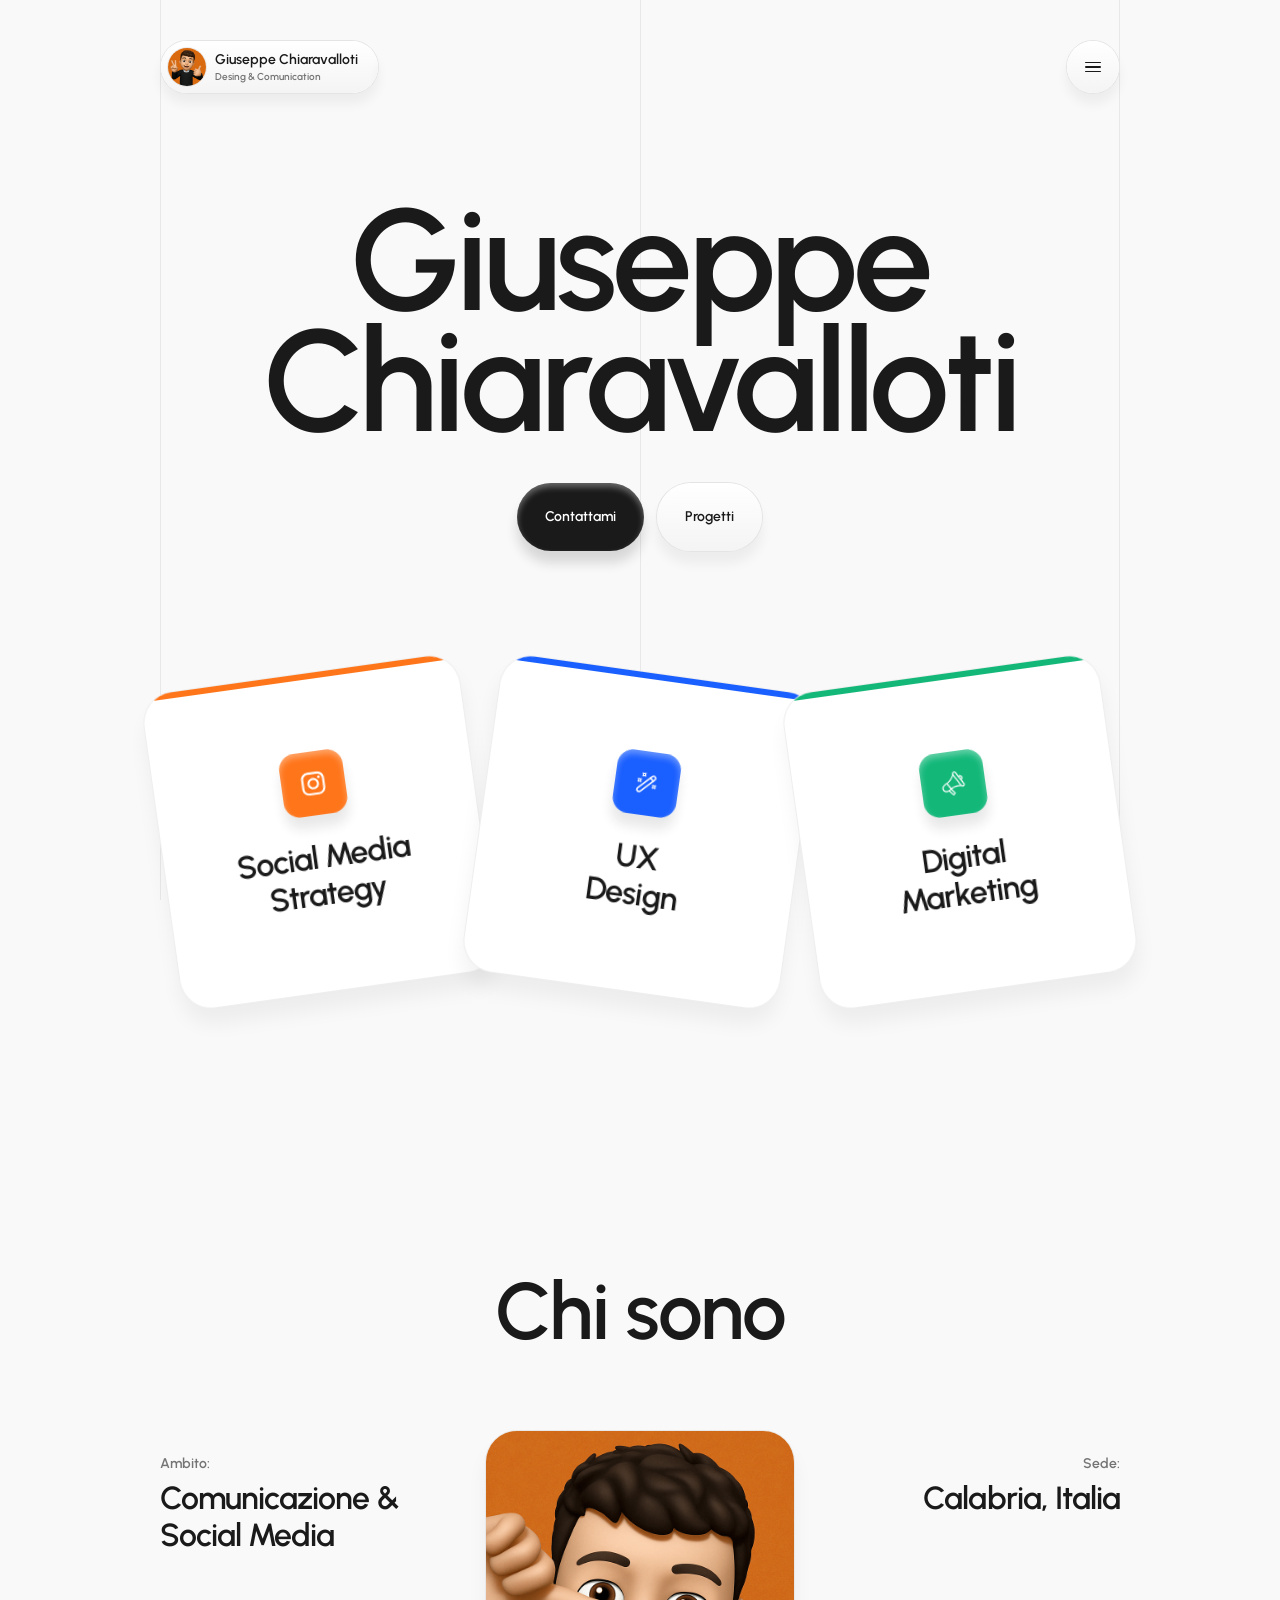
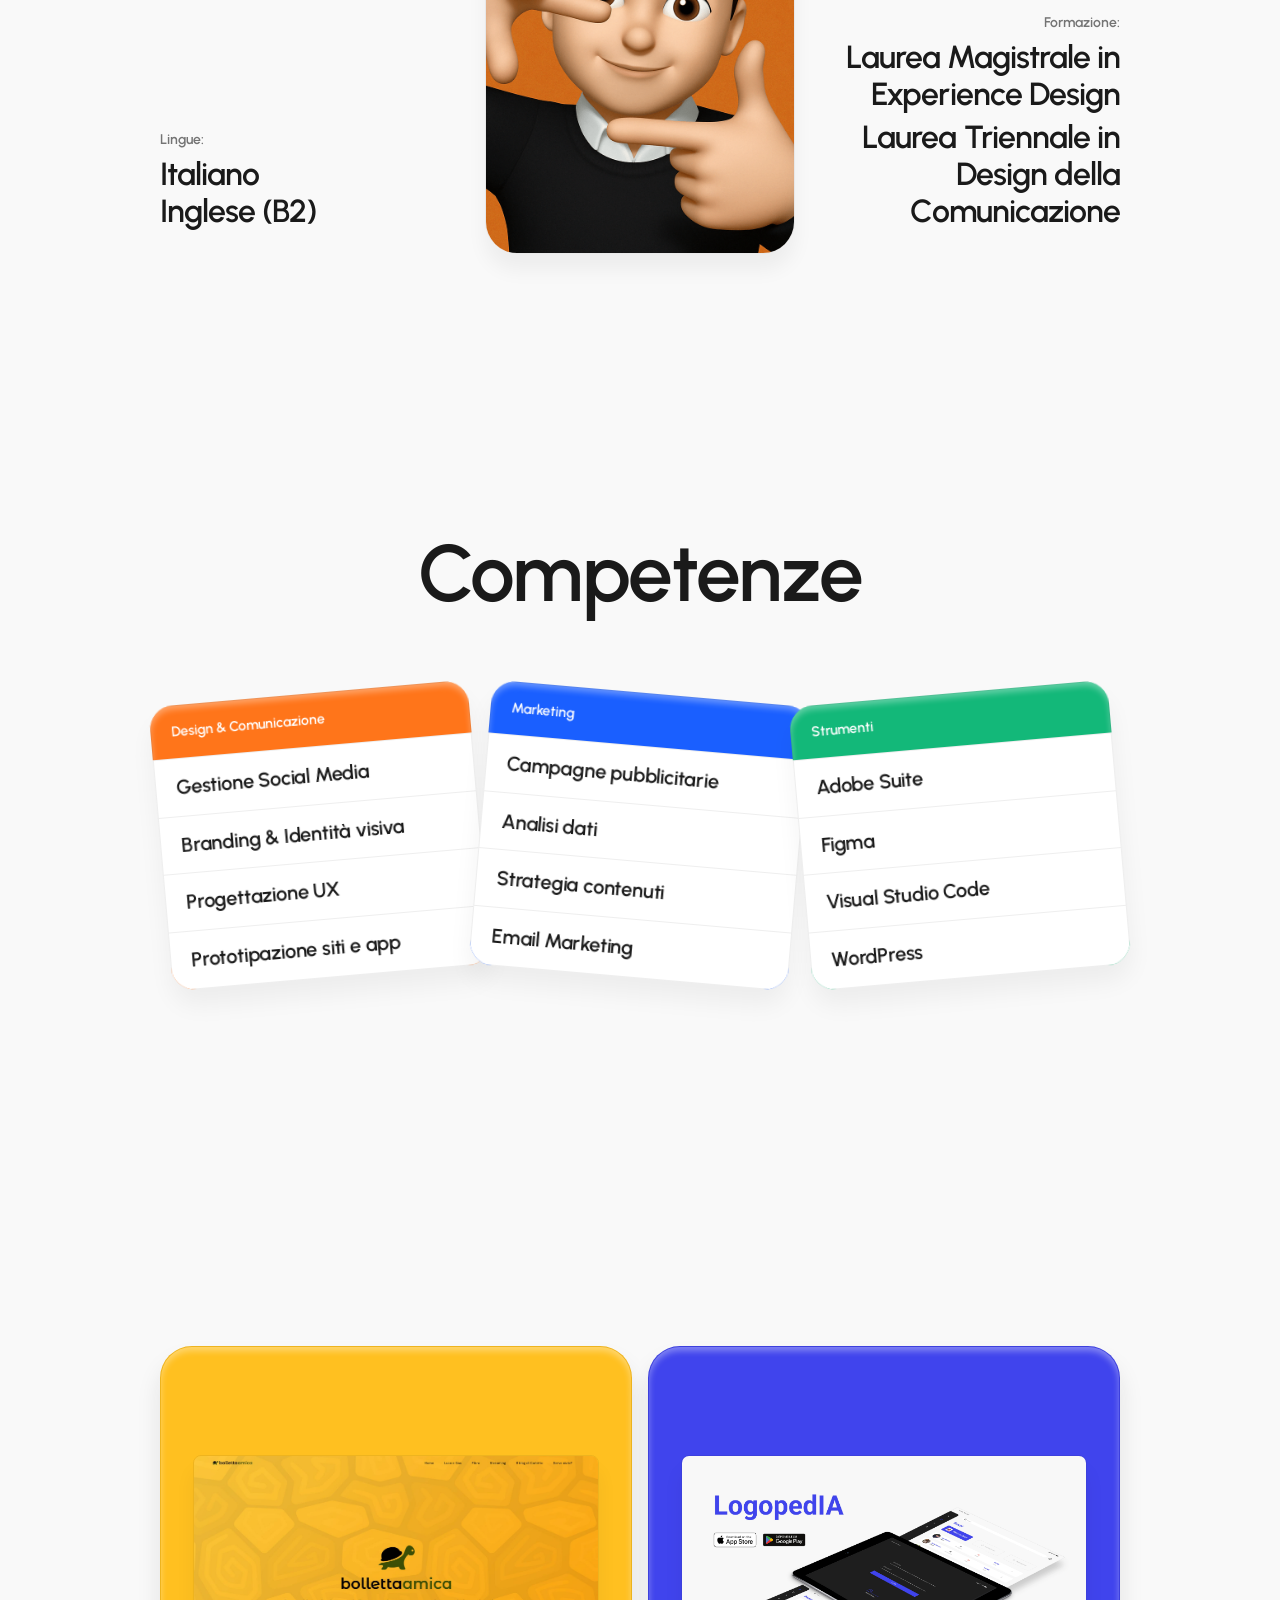
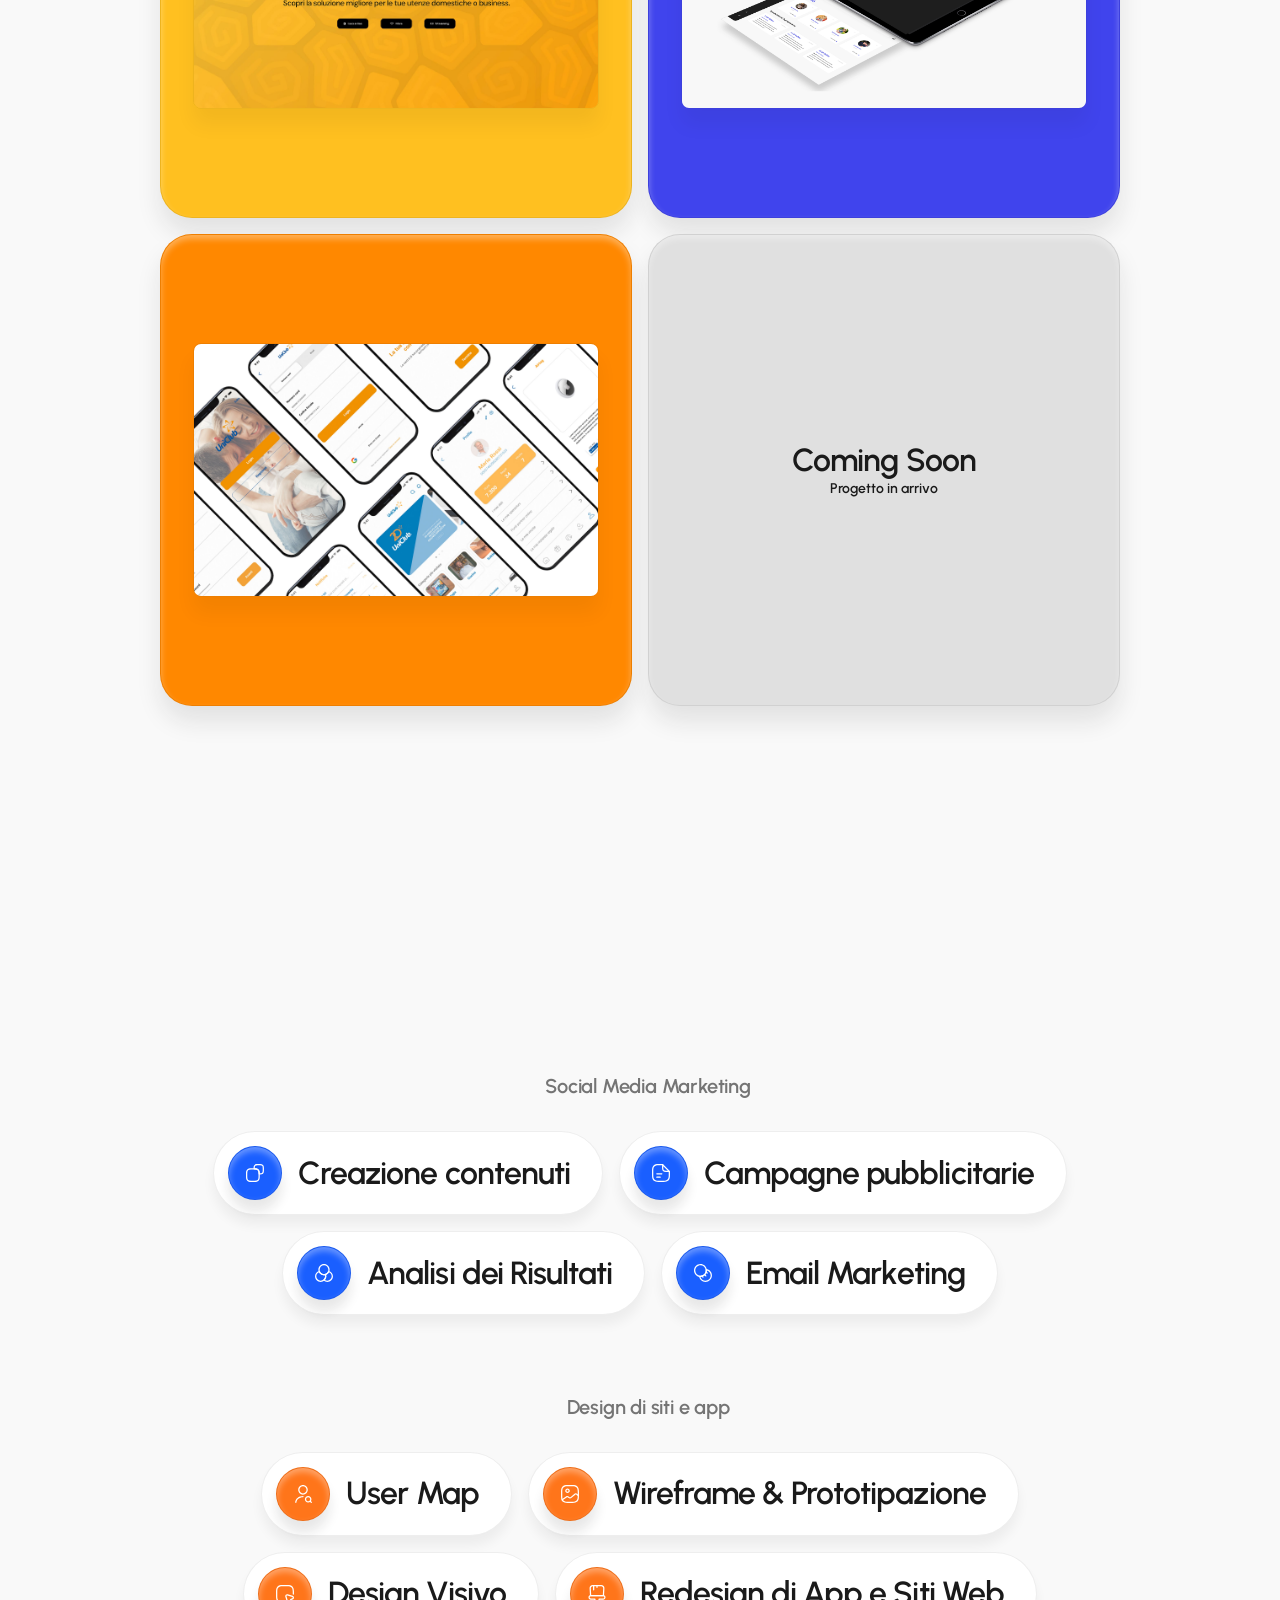
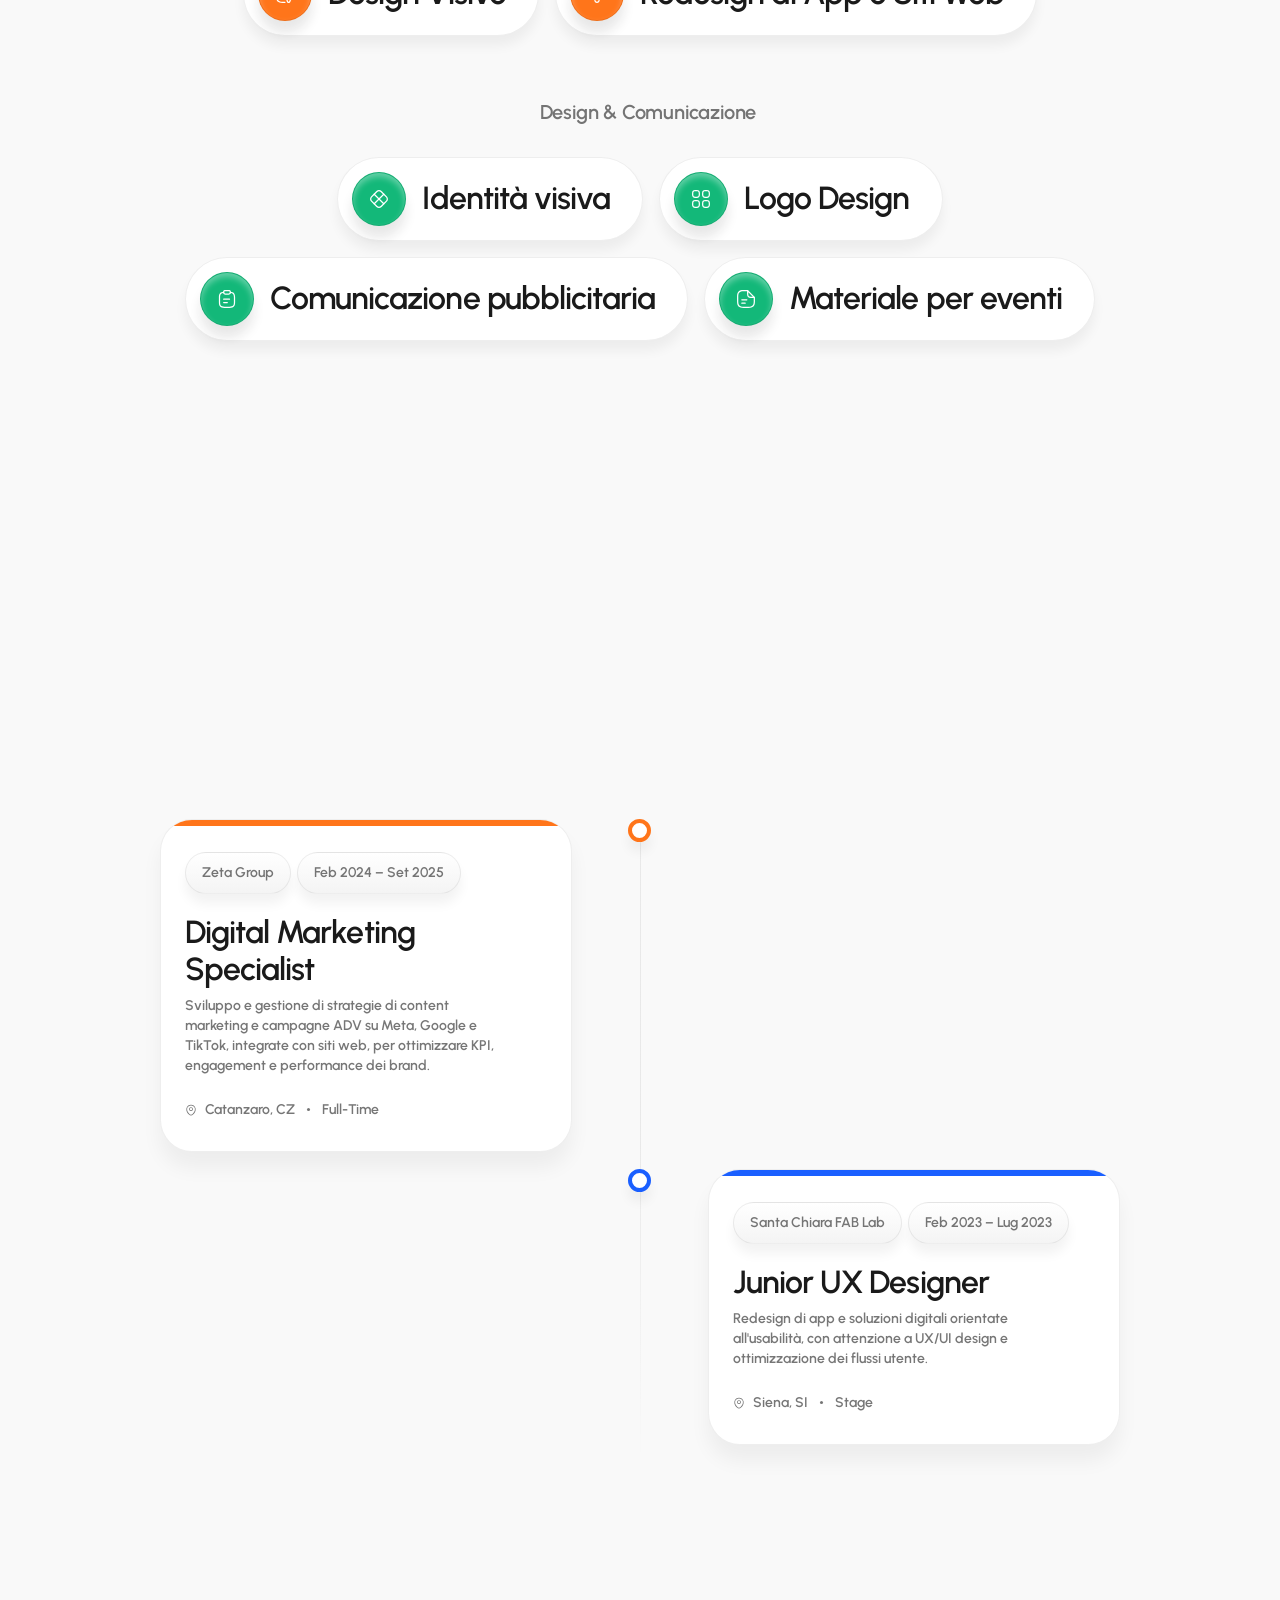
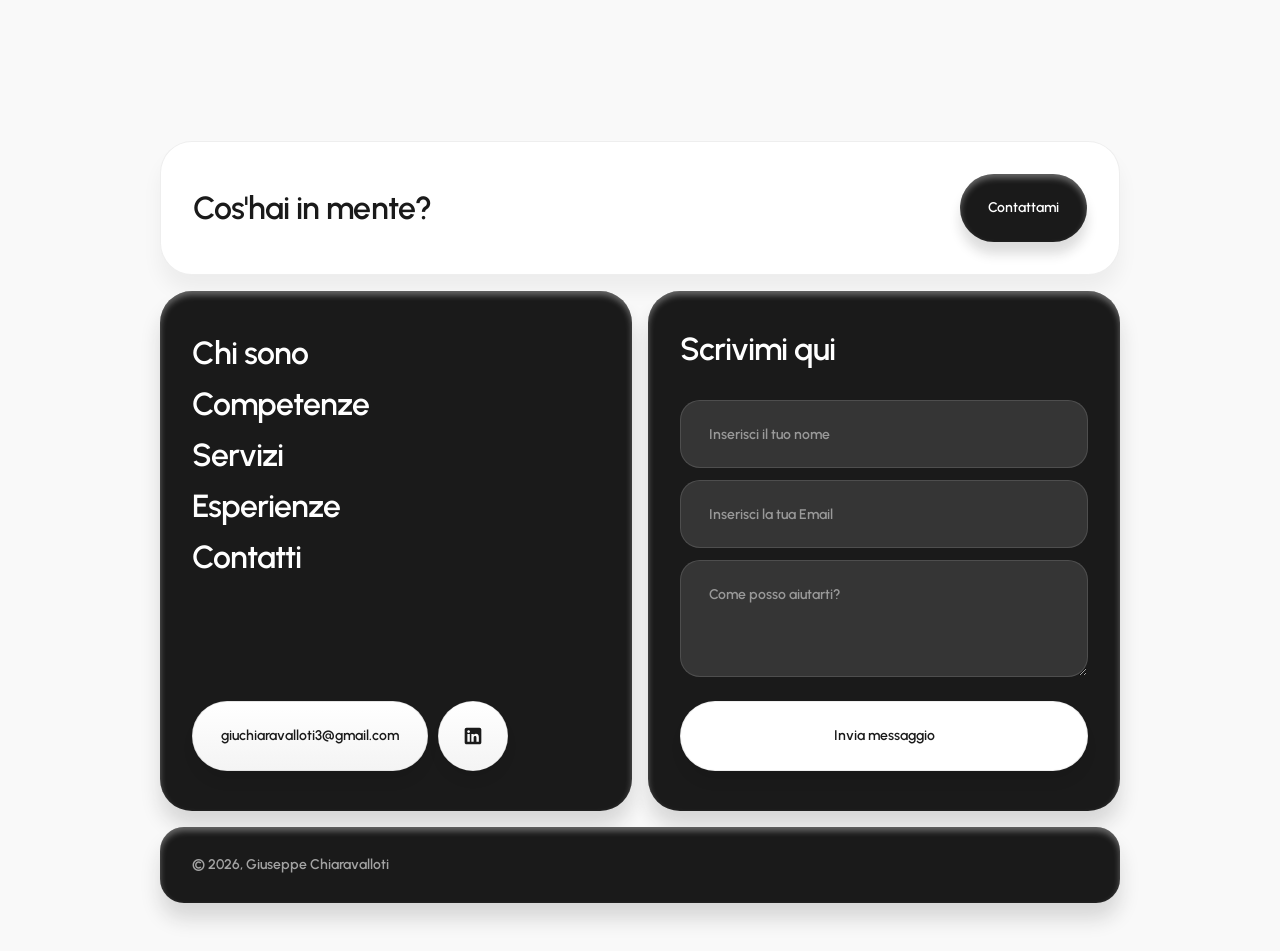
<file: index.html>
<!DOCTYPE html>
<html data-wf-page="67daf0e9495d4f8da6fded02" data-wf-site="67daf0e9495d4f8da6fdecf4" lang="en" data-wf-locale="en">

<head>
    <meta charset="utf-8">
    <title>Giuseppe Chiaravalloti – Design & Communication</title>

    <!-- Meta Description -->
    <meta name="description"
        content="Portfolio di Giuseppe Chiaravalloti, Social Media Manager, Digital Marketing Designer e Communication Specialist. Specializzato in strategie di comunicazione, branding e design per il marketing digitale.">

    <!-- Open Graph -->
    <meta property="og:type" content="website">
    <meta property="og:title" content="Giuseppe Chiaravalloti – Desing & Comunication">
    <meta property="og:description"
        content="Social Media Manager, Digital Marketing, Designer e Communication Specialist. Specializzato in strategie di comunicazione, branding e design per il marketing digitale.">
    <meta property="og:image" content="https://giuseppechiaravalloti.art/images/Anteprima.png">
    <meta property="og:url" content="https://giuseppechiaravalloti.art">

    <!-- Twitter Card -->
    <meta name="twitter:card" content="summary_large_image">
    <meta property="twitter:title" content="Giuseppe Chiaravalloti – Desing & Comunication">
    <meta property="twitter:description"
        content="Social Media Manager, Digital Marketing, Designer e Communication Specialist. Specializzato in strategie di comunicazione, branding e design per il marketing digitale.">
    <meta property="twitter:image" content="https://giuseppechiaravalloti.art/images/Anteprima.png">

    <!-- Viewport & Other -->
    <meta name="viewport" content="width=device-width, initial-scale=1">
    <meta name="generator" content="Webflow">

    <!-- Styles & Fonts -->
    <link rel="stylesheet" href="css/style.css" type="text/css">
    <link href="https://fonts.googleapis.com" rel="preconnect">
    <link href="https://fonts.gstatic.com" rel="preconnect" crossorigin="anonymous">
    <script src="js/webfont.js" type="text/javascript"></script>
    <script type="text/javascript">
        WebFont.load({ google: { families: ["Urbanist:600", "Caveat:regular"] } });
    </script>
    <script type="text/javascript">
        !function (o, c) {
            var n = c.documentElement, t = " w-mod-";
            n.className += t + "js",
                ("ontouchstart" in o || (o.DocumentTouch && c instanceof DocumentTouch)) && (n.className += t + "touch")
        }(window, document);
    </script>

    <!-- Icons -->
    <link rel="icon" href="images/favicon.png" type="image/png">
    <link rel="shortcut icon" href="images/favicon.ico" type="image/x-icon">
    <link rel="icon" type="image/svg+xml" href="images/favicon.svg">
    <link rel="apple-touch-icon" sizes="180x180" href="images/apple-touch-icon.png">
    <meta name="apple-mobile-web-app-title" content="Giuseppe Chiaravalloti">

    <!-- Web App Manifest -->
    <link rel="manifest" href="manifest.json">

    <!-- Basic Style -->
    <style>
        body {
            -webkit-font-smoothing: antialiased;
            -moz-font-smoothing: antialiased;
            -o-font-smoothing: antialiased;
        }
    </style>
</head>


<body>
    <nav data-wf--nav--variant="base" class="nav">
        <div class="w-layout-blockcontainer container w-container">
            <div class="nav-content">
                <div class="logo"><a href="/" aria-current="page" class="logo-content w-inline-block w--current"><img
                            src="images/gc.png" loading="lazy" alt="Giuseppe Chiaravalloti" class="logo-person-image">
                        <div class="logo-person-info">
                            <div class="semibold-s">Giuseppe Chiaravalloti</div>
                            <div class="semibold-xs logo-person-position">Desing & Comunication</div>
                        </div>
                    </a>
                    <div class="logo-icon-button"><a data-wf--icon-button--variant="small"
                            href="mailto:giuseppechiaravalloti3@gmail.com?subject=Ciao!"
                            class="icon-button w-variant-1bda0970-cbb0-e0e6-2417-bcb7c546688c w-inline-block"><img
                                src="images/67dbd9e5fdc56c9a143bfb6c_Sms.svg" loading="lazy" alt="Email"
                                class="icon-button-media w-variant-1bda0970-cbb0-e0e6-2417-bcb7c546688c">
                            <div class="icon-button-background"></div>
                        </a></div>
                    <div class="logo-background"></div>
                </div>
                <div class="menu-icon-button"><a data-wf--icon-button--variant="big" href="/" aria-current="page"
                        class="icon-button w-inline-block w--current"><img
                            src="images/67dbe82e4cd8c9bbd04ee299_Home.svg" loading="lazy" alt="Home"
                            class="icon-button-media">
                        <div class="icon-button-background"></div>
                    </a></div>
                <div class="menu-button">
                    <div class="menu-button-icon">
                        <div class="menu-button-icon-line first-line"></div>
                        <div class="menu-button-icon-line second-line"></div>
                        <div class="menu-button-icon-line third-line"></div>
                    </div>
                    <div class="menu-button-background"></div>
                </div>
            </div>
        </div>
        <div class="menu">
            <div class="w-layout-blockcontainer container menu-container w-container">
                <div class="menu-content">
                    <div class="nav-menu">
                        <div class="nav-menu-items"><a data-wf--menu-item--variant="nav" href="#about"
                                class="menu-item w-variant-6e9aa1ab-8704-d00c-4b8d-5a12211e1586 w-inline-block">
                                <div class="menu-item-text w-variant-6e9aa1ab-8704-d00c-4b8d-5a12211e1586">Chi sono
                                </div>
                            </a><a data-wf--menu-item--variant="nav" href="#skill"
                                class="menu-item w-variant-6e9aa1ab-8704-d00c-4b8d-5a12211e1586 w-inline-block">
                                <div class="menu-item-text w-variant-6e9aa1ab-8704-d00c-4b8d-5a12211e1586">Competenze
                                </div>
                            </a><a data-wf--menu-item--variant="nav" href="#services"
                                class="menu-item w-variant-6e9aa1ab-8704-d00c-4b8d-5a12211e1586 w-inline-block">
                                <div class="menu-item-text w-variant-6e9aa1ab-8704-d00c-4b8d-5a12211e1586">Servizi</div>
                            </a><a data-wf--menu-item--variant="nav" href="#experience"
                                class="menu-item w-variant-6e9aa1ab-8704-d00c-4b8d-5a12211e1586 w-inline-block">
                                <div class="menu-item-text w-variant-6e9aa1ab-8704-d00c-4b8d-5a12211e1586">Esperienze
                                </div>
                            </a><a data-wf--menu-item--variant="nav" href="#contact"
                                class="menu-item w-variant-6e9aa1ab-8704-d00c-4b8d-5a12211e1586 w-inline-block">
                                <div class="menu-item-text w-variant-6e9aa1ab-8704-d00c-4b8d-5a12211e1586">Contatti
                                </div>
                            </a></div>
                    </div>
                    <div class="semibold-s">© 2026, Giuseppe Chiaravalloti</div>
                </div>
            </div>
            <div class="lines">
                <div class="w-layout-blockcontainer container w-container">
                    <div class="lines-content">
                        <div class="line"></div>
                        <div class="line"></div>
                        <div class="line"></div>
                    </div>
                </div>
            </div>
        </div>
    </nav>
    <div class="lines">
        <div class="w-layout-blockcontainer container w-container">
            <div class="lines-content">
                <div class="line"></div>
                <div class="line"></div>
                <div class="line"></div>
            </div>
        </div>
    </div>
    <main class="hero">
        <div class="w-layout-blockcontainer container w-container">
            <div class="hero-content">
                <div class="hero-offer">
                    <div class="hero-heading">
                        <h1 class="h1">Giuseppe<br>Chiaravalloti</h1>
                    </div>
                    <div class="buttons-wrapper"><a data-wf--button--variant="primary"
                            href="mailto:giuseppechiaravalloti3@gmail.com?subject=Ciao!" class="button w-inline-block">
                            <div class="semibold-s button-text">Contattami</div>
                            <div class="button-background"></div>
                        </a><a data-wf--button--variant="secondary" href="#works"
                            class="button w-variant-382221c4-5720-5285-ed6e-a2be61dc1132 w-inline-block">
                            <div class="semibold-s button-text">Progetti</div>
                            <div class="button-background w-variant-382221c4-5720-5285-ed6e-a2be61dc1132"></div>
                        </a></div>
                </div>
                <div class="rotated-blocks">
                    <div class="industry-block-wrapper first-block">
                        <div data-wf--industry-block--variant="orange" class="industry-block">
                            <div data-wf--icon-block--variant="orange" class="icon-block"><img
                                    src="images/67dbf814800e4647a624cf1b_Brush.svg" loading="lazy" alt=""
                                    class="icon-block-media"></div>
                            <div class="industrty-block-heading">
                                <h3 class="h3 industry-block-name">Social Media<br>Strategy</h3>
                            </div>
                            <div class="industry-block-line"></div>
                        </div>
                    </div>
                    <div class="industry-block-wrapper second-block">
                        <div data-wf--industry-block--variant="blue" class="industry-block">
                            <div data-wf--icon-block--variant="blue"
                                class="icon-block w-variant-987ae8be-7901-82e6-b30a-44956ad60e00"><img
                                    src="images/67dbf823018d9fdacc6f674a_Magic%20Pen.svg" loading="lazy" alt=""
                                    class="icon-block-media"></div>
                            <div class="industrty-block-heading">
                                <h3 class="h3 industry-block-name">UX<br>Design</h3>
                            </div>
                            <div class="industry-block-line w-variant-f71ad031-af63-308a-8193-2f28d2c75262"></div>
                        </div>
                    </div>
                    <div class="industry-block-wrapper third-block">
                        <div data-wf--industry-block--variant="green" class="industry-block">
                            <div data-wf--icon-block--variant="green"
                                class="icon-block w-variant-0ed7c6b6-8130-fc1e-514a-2c03df56a5c0"><img
                                    src="images/ads.svg" loading="lazy" alt="" class="icon-block-media"></div>
                            <div class="industrty-block-heading">
                                <h3 class="h3 industry-block-name">Digital<br>Marketing</h3>
                            </div>
                            <div class="industry-block-line w-variant-b568697b-b4cd-65cf-ea39-b88b7c3f28e4"></div>
                        </div>
                    </div>
                </div>
            </div>
        </div>
    </main>
    <section id="about" class="section">
        <div class="w-layout-blockcontainer container w-container">
            <div class="section-content">
                <div class="section-heading center-heading">
                    <div class="heading-wrapper center-heading">
                        <h2 class="h2">Chi sono</h2>
                    </div>
                </div>
                <div class="about-info">
                    <div class="about-info-blocks">
                        <div data-wf--info-block--variant="left" class="info-block">
                            <div class="semibold-s info-block-name">Ambito:</div>
                            <div class="semibold-l info-block-value">Comunicazione & Social Media</div>
                        </div>
                        <div data-wf--info-block--variant="left" class="info-block">
                            <div class="semibold-s info-block-name">Lingue:</div>
                            <div class="semibold-l info-block-value">Italiano <br> Inglese (B2)</div>
                        </div>
                    </div><img src="images/minigc.png" loading="lazy"
                        id="w-node-_8d1a3b84-7967-f3fd-42db-723978cef5bf-a6fded02" alt="Giuseppe Chiaravalloti"
                        class="about-image">
                    <div id="w-node-f19b1a86-9dea-1840-303c-07d2718aea40-a6fded02" class="about-info-blocks">
                        <div data-wf--info-block--variant="right"
                            class="info-block w-variant-c6723cf6-f98c-16bb-aef3-a9a5ed6363b9">
                            <div class="semibold-s info-block-name">Sede:</div>
                            <div class="semibold-l info-block-value">Calabria, Italia</div>
                        </div>
                        <div class="info-block w-variant-c6723cf6-f98c-16bb-aef3-a9a5ed6363b9">
                            <div class="semibold-s info-block-name">Formazione:</div>
                            <div class="semibold-l info-block-value">
                                <div class="degree-line">Laurea Magistrale in Experience Design</div>
                                <div class="degree-line">Laurea Triennale in Design della Comunicazione</div>
                            </div>
                        </div>
                    </div>
                </div>
            </div>
    </section>
    <section id="skill" class="section">
        <div class="w-layout-blockcontainer container w-container">
            <div class="section-content">
                <div class="section-heading center-heading">
                    <div class="heading-wrapper center-heading">
                        <h2 class="h2">Competenze</h2>
                    </div>
                </div>
                <div class="rotated-blocks skill-blocks">
                    <div class="skill-block-wrapper first-block">
                        <div data-wf--skill-block--variant="orange" class="skill-block">
                            <div class="skill-block-header">
                                <div class="semibold-s">Design & Comunicazione</div>
                            </div>
                            <div class="skill-items">
                                <div class="skill-item">
                                    <div class="semibold-m">Gestione Social Media</div>
                                </div>
                                <div class="skill-item">
                                    <div class="semibold-m">Branding & Identità visiva</div>
                                </div>
                                <div class="skill-item">
                                    <div class="semibold-m">Progettazione UX</div>
                                </div>
                                <div class="skill-item">
                                    <div class="semibold-m">Prototipazione siti e app</div>
                                </div>
                            </div>
                        </div>
                    </div>
                    <div class="skill-block-wrapper second-block">
                        <div data-wf--skill-block--variant="blue"
                            class="skill-block w-variant-d8dfce16-dac7-6012-5a84-a44c383e3874">
                            <div class="skill-block-header">
                                <div class="semibold-s">Marketing</div>
                            </div>
                            <div class="skill-items">
                                <div class="skill-item">
                                    <div class="semibold-m">Campagne pubblicitarie</div>
                                </div>
                                <div class="skill-item">
                                    <div class="semibold-m">Analisi dati</div>
                                </div>
                                <div class="skill-item">
                                    <div class="semibold-m">Strategia contenuti</div>
                                </div>
                                <div class="skill-item">
                                    <div class="semibold-m">Email Marketing</div>
                                </div>
                            </div>
                        </div>
                    </div>
                    <div class="skill-block-wrapper third-block">
                        <div data-wf--skill-block--variant="green"
                            class="skill-block w-variant-578e06c4-4dcb-2c68-87c3-b366f6ea326d">
                            <div class="skill-block-header">
                                <div class="semibold-s">Strumenti</div>
                            </div>
                            <div class="skill-items">
                                <div class="skill-item">
                                    <div class="semibold-m">Adobe Suite</div>
                                </div>
                                <div class="skill-item">
                                    <div class="semibold-m">Figma</div>
                                </div>
                                <div class="skill-item">
                                    <div class="semibold-m">Visual Studio Code</div>
                                </div>
                                <div class="skill-item">
                                    <div class="semibold-m">WordPress</div>
                                </div>
                            </div>
                        </div>
                    </div>
                </div>
            </div>
        </div>
    </section>
    <section id="works" class="section">
        <div class="w-layout-blockcontainer container w-container">
            <div class="section-content">
                <div class="section-heading center-heading">
                    <div class="heading-wrapper center-heading">
                        <h2 class="h2">Progetti</h2>
                        <!-- <p class="handwritten heading-right-caption">Contattami per ulteriori informazioni!</p> -->
                    </div>
                </div>
                <div class="works-list-wrapper w-dyn-list">
                    <div role="list" class="works-list w-dyn-items">
                        <div role="listitem" class="works-item w-dyn-item"><a style="background-color:#ffc020"
                                href="bollettaamica.html" target="_blank" class="work-block w-inline-block">
                                <div class="work-block-cover-wrapper"><img src="images/coverba.jpg" loading="lazy"
                                        alt="UniClub" class="work-block-cover"></div>
                                <div class="work-block-info-wrapper">
                                    <div class="work-block-info">
                                        <div data-wf--pill--variant="black"
                                            class="pill w-variant-e82741cb-cac9-98bb-5421-fe985df79575">
                                            <div class="semibold-s">Bolletta Amica</div>
                                        </div>
                                        <div data-wf--pill--variant="black"
                                            class="pill w-variant-e82741cb-cac9-98bb-5421-fe985df79575">
                                            <div class="pill-shape w-variant-e82741cb-cac9-98bb-5421-fe985df79575">
                                            </div>
                                            <div class="semibold-s">Rebranding</div>
                                        </div>
                                    </div>
                                </div>
                            </a></div>
                        <div role="listitem" class="works-item w-dyn-item">
                            <a style="background-color:#4044ed" href="logopedia.html" target="_self"
                                class="work-block w-inline-block">
                                <div class="work-block-cover-wrapper">
                                    <img src="images/coverlo.jpg" loading="lazy" alt="LogopedIA"
                                        class="work-block-cover">
                                </div>
                                <div class="work-block-info-wrapper">
                                    <div class="work-block-info">
                                        <div data-wf--pill--variant="black"
                                            class="pill w-variant-e82741cb-cac9-98bb-5421-fe985df79575">
                                            <div class="semibold-s">LogopedIA</div>
                                        </div>
                                        <div data-wf--pill--variant="black"
                                            class="pill w-variant-e82741cb-cac9-98bb-5421-fe985df79575">
                                            <div class="pill-shape w-variant-e82741cb-cac9-98bb-5421-fe985df79575">
                                            </div>
                                            <div class="semibold-s">Concept Design</div>
                                        </div>
                                    </div>
                                </div>
                            </a>
                        </div>
                        <!-- PER AGGIUNGERE CASE STUDIES TOGLIERE COMMENTI -->
                        <div role="listitem" class="works-item w-dyn-item"><a style="background-color:#ff8800"
                                href="uniclub.html" target="_blank" class="work-block w-inline-block">
                                <div class="work-block-cover-wrapper"><img src="images/coverun.jpg" loading="lazy"
                                        alt="Uniclub" class="work-block-cover"></div>
                                <div class="work-block-info-wrapper">
                                    <div class="work-block-info">
                                        <div data-wf--pill--variant="black"
                                            class="pill w-variant-e82741cb-cac9-98bb-5421-fe985df79575">
                                            <div class="semibold-s">UniClub</div>
                                        </div>
                                        <div data-wf--pill--variant="black"
                                            class="pill w-variant-e82741cb-cac9-98bb-5421-fe985df79575">
                                            <div class="pill-shape w-variant-e82741cb-cac9-98bb-5421-fe985df79575">
                                            </div>
                                            <div class="semibold-s">Redesign</div>
                                        </div>
                                    </div>
                                </div>
                            </a></div>
                        <div role="listitem" class="works-item w-dyn-item">
                            <div class="work-block work-block-soon" style="background-color:#e0e0e0">
                                <div class="work-block-cover-wrapper work-block-soon-wrapper">
                                    <div class="soon-content" style="text-align: center;">
                                        <h3 class="h3 soon-title">Coming Soon</h3>
                                        <p class="semibold-s soon-description">Progetto in arrivo</p>
                                    </div>
                                </div>
                                <div class="work-block-info-wrapper">
                                    <div class="work-block-info">
                                        <div data-wf--pill--variant="black"
                                            class="pill w-variant-e82741cb-cac9-98bb-5421-fe985df79575">
                                            <div class="semibold-s">Prossimamente</div>
                                        </div>
                                        <div data-wf--pill--variant="black"
                                            class="pill w-variant-e82741cb-cac9-98bb-5421-fe985df79575">
                                            <div class="pill-shape w-variant-e82741cb-cac9-98bb-5421-fe985df79575">
                                            </div>
                                            <div class="semibold-s">2027</div>
                                        </div>
                                    </div>
                                </div>
                            </div>
                        </div>
                        <!-- <div role="listitem" class="works-item w-dyn-item"><a style="background-color:#b12023"
                                href="/works/ashford" target="_blank" class="work-block w-inline-block">
                                <div class="work-block-cover-wrapper"><img
                                        src="images/67dc1d3aff298a122eef0811_Cover.avif" loading="lazy" alt="Ashford"
                                        class="work-block-cover"></div>
                                <div class="work-block-info-wrapper">
                                    <div class="work-block-info">
                                        <div data-wf--pill--variant="black"
                                            class="pill w-variant-e82741cb-cac9-98bb-5421-fe985df79575">
                                            <div class="semibold-s">Ashford</div>
                                        </div>
                                        <div data-wf--pill--variant="black"
                                            class="pill w-variant-e82741cb-cac9-98bb-5421-fe985df79575">
                                            <div class="pill-shape w-variant-e82741cb-cac9-98bb-5421-fe985df79575">
                                            </div>
                                            <div class="semibold-s">Portfolio</div>
                                        </div>
                                    </div>
                                </div>
                            </a></div>
                        <div role="listitem" class="works-item w-dyn-item"><a style="background-color:#ffa947"
                                href="/works/mindspring" target="_blank" class="work-block w-inline-block">
                                <div class="work-block-cover-wrapper"><img
                                        src="images/67dc1ccbd80b00b961964645_Cover.avif" loading="lazy" alt="MindSpring"
                                        class="work-block-cover"></div>
                                <div class="work-block-info-wrapper">
                                    <div class="work-block-info">
                                        <div data-wf--pill--variant="black"
                                            class="pill w-variant-e82741cb-cac9-98bb-5421-fe985df79575">
                                            <div class="semibold-s">MindSpring</div>
                                        </div>
                                        <div data-wf--pill--variant="black"
                                            class="pill w-variant-e82741cb-cac9-98bb-5421-fe985df79575">
                                            <div class="pill-shape w-variant-e82741cb-cac9-98bb-5421-fe985df79575">
                                            </div>
                                            <div class="semibold-s">Education</div>
                                        </div>
                                    </div>
                                </div>
                            </a></div>
                        <div role="listitem" class="works-item w-dyn-item"><a style="background-color:#ffd900"
                                href="/works/cipher" target="_blank" class="work-block w-inline-block">
                                <div class="work-block-cover-wrapper"><img
                                        src="images/67dc1bf3f1943471e258de7b_Cover.avif" loading="lazy" alt="CIPHER"
                                        class="work-block-cover"></div>
                                <div class="work-block-info-wrapper">
                                    <div class="work-block-info">
                                        <div data-wf--pill--variant="black"
                                            class="pill w-variant-e82741cb-cac9-98bb-5421-fe985df79575">
                                            <div class="semibold-s">CIPHER</div>
                                        </div>
                                        <div data-wf--pill--variant="black"
                                            class="pill w-variant-e82741cb-cac9-98bb-5421-fe985df79575">
                                            <div class="pill-shape w-variant-e82741cb-cac9-98bb-5421-fe985df79575">
                                            </div>
                                            <div class="semibold-s">Agency</div>
                                        </div>
                                    </div>
                                </div>
                            </a></div>
                    </div>
                    <div role="navigation" aria-label="List" class="w-pagination-wrapper pagination"><a
                            href="?43aa05dd_page=2" aria-label="Next Page" class="w-pagination-next button">
                            <div class="semibold-s w-inline-block">Next</div>
                        </a>
                        <link rel="prerender" href="?43aa05dd_page=2">
                    </div>
                </div>
            </div>
        </div> -->
    </section>
    <section id="services" class="section">
        <div class="w-layout-blockcontainer container w-container">
            <div class="section-content medium-content-gap">
                <div class="section-heading center-heading">
                    <div class="heading-wrapper center-heading">
                        <h2 class="h2">Servizi</h2>
                    </div>
                </div>
                <div class="service-category">
                    <div class="servic-category-name">
                        <div class="semibold-m">Social Media Marketing</div>
                    </div>
                    <div class="service-blocks">
                        <div data-wf--service-block--variant="blue" class="service-block">
                            <div class="service-block-icon-wrapper w-variant-587c9257-2803-7694-7f51-2846242498c7">
                                <img src="images/67dc48e61d621a5add54d35c_Size.svg" loading="lazy" alt=""
                                    class="service-block-icon">
                            </div>
                            <div class="semibold-l">Creazione contenuti</div>
                        </div>
                        <div data-wf--service-block--variant="blue" class="service-block">
                            <div class="service-block-icon-wrapper w-variant-587c9257-2803-7694-7f51-2846242498c7">
                                <img src="images/67dc498e96e7b817307b0573_Document%20Text.svg" loading="lazy" alt=""
                                    class="service-block-icon">
                            </div>
                            <div class="semibold-l">Campagne pubblicitarie</div>
                        </div>
                        <div data-wf--service-block--variant="blue" class="service-block">
                            <div class="service-block-icon-wrapper w-variant-587c9257-2803-7694-7f51-2846242498c7">
                                <img src="images/67dc48c555bcf2fcd1c8ee1d_Color%20Filter.svg" loading="lazy" alt=""
                                    class="service-block-icon">
                            </div>
                            <div class="semibold-l">Analisi dei Risultati</div>
                        </div>
                        <div data-wf--service-block--variant="blue" class="service-block">
                            <div class="service-block-icon-wrapper w-variant-587c9257-2803-7694-7f51-2846242498c7">
                                <img src="images/67dc48c5ed515e0831fc0df4_Blend.svg" loading="lazy" alt=""
                                    class="service-block-icon">
                            </div>
                            <div class="semibold-l">Email Marketing</div>
                        </div>
                    </div>
                </div>
                <div class="services-info">
                    <div class="service-category">
                        <div class="servic-category-name">
                            <div class="semibold-m">Design di siti e app</div>
                        </div>
                        <div class="service-blocks">
                            <div data-wf--service-block--variant="orange" class="service-block">
                                <div class="service-block-icon-wrapper"><img
                                        src="images/67dc472876c638602f92083f_User%20Search.svg" loading="lazy" alt=""
                                        class="service-block-icon"></div>
                                <div class="semibold-l">User Map</div>
                            </div>
                            <div data-wf--service-block--variant="orange" class="service-block">
                                <div class="service-block-icon-wrapper"><img
                                        src="images/67dc4728a903e062c152125c_Gallery.svg" loading="lazy" alt=""
                                        class="service-block-icon"></div>
                                <div class="semibold-l">Wireframe & Prototipazione</div>
                            </div>
                            <div data-wf--service-block--variant="orange" class="service-block">
                                <div class="service-block-icon-wrapper"><img
                                        src="images/67dc4728ae584e1619efecc8_Mouse%20Square.svg" loading="lazy" alt=""
                                        class="service-block-icon"></div>
                                <div class="semibold-l">Design Visivo</div>
                            </div>
                            <div data-wf--service-block--variant="orange" class="service-block">
                                <div class="service-block-icon-wrapper"><img
                                        src="images/67dc4728ae584e1619efecbf_Brush%202.svg" loading="lazy" alt=""
                                        class="service-block-icon"></div>
                                <div class="semibold-l">Redesign di App e Siti Web</div>
                            </div>
                        </div>
                    </div>
                    <div class="service-category">
                        <div class="servic-category-name">
                            <div class="semibold-m">Design &amp; Comunicazione</div>
                        </div>
                        <div class="service-blocks">
                            <div data-wf--service-block--variant="green" class="service-block">
                                <div class="service-block-icon-wrapper w-variant-c5a30e79-d298-4b5b-9e91-2af6d37e04c5">
                                    <img src="images/67dc498fe64bc5d9265b96c6_Main%20Component.svg" loading="lazy"
                                        alt="" class="service-block-icon">
                                </div>
                                <div class="semibold-l">Identità visiva</div>
                            </div>
                            <div data-wf--service-block--variant="green" class="service-block">
                                <div class="service-block-icon-wrapper w-variant-c5a30e79-d298-4b5b-9e91-2af6d37e04c5">
                                    <img src="images/67dc498ef54da15e52ae16b0_Category.svg" loading="lazy" alt=""
                                        class="service-block-icon">
                                </div>
                                <div class="semibold-l">Logo Design</div>
                            </div>
                            <div data-wf--service-block--variant="green" class="service-block">
                                <div class="service-block-icon-wrapper w-variant-c5a30e79-d298-4b5b-9e91-2af6d37e04c5">
                                    <img src="images/67dc498ee55457731a2ba0f6_Clipboard%20Text.svg" loading="lazy"
                                        alt="" class="service-block-icon">
                                </div>
                                <div class="semibold-l">Comunicazione pubblicitaria</div>
                            </div>
                            <div data-wf--service-block--variant="green" class="service-block">
                                <div class="service-block-icon-wrapper w-variant-c5a30e79-d298-4b5b-9e91-2af6d37e04c5">
                                    <img src="images/67dc498e96e7b817307b0573_Document%20Text.svg" loading="lazy" alt=""
                                        class="service-block-icon">
                                </div>
                                <div class="semibold-l">Materiale per eventi</div>
                            </div>
                        </div>
                    </div>
                </div>
            </div>
        </div>
    </section>
    <section id="experience" class="section">
        <div class="w-layout-blockcontainer container w-container">
            <div class="section-content big-content-gap">
                <div class="section-heading center-heading">
                    <div class="heading-wrapper center-heading">
                        <h2 class="h2">Esperienze</h2>
                    </div>
                </div>
                <div class="experience-blocks">
                    <!-- CARD VISIBILE: Zeta Group -->
                    <div data-wf--experience-block--variant="orange" class="experience-block">
                        <div class="experience-block-content">
                            <div class="pills-wrapper">
                                <div data-wf--pill--variant="default" class="pill">
                                    <div class="semibold-s">Zeta Group</div>
                                </div>
                                <div data-wf--pill--variant="default" class="pill">
                                    <div class="semibold-s">Feb 2024 – Set 2025</div>
                                </div>
                            </div>
                            <div class="experience-info">
                                <h3 class="h3">Digital Marketing Specialist</h3>
                                <p class="semibold-s experience-description">Sviluppo e gestione di
                                    strategie di content
                                    marketing e campagne ADV su Meta, Google e TikTok, integrate con siti
                                    web, per
                                    ottimizzare KPI, engagement e performance dei brand.</p>
                            </div>
                        </div>
                        <div class="experience-block-info">
                            <div class="icon-and-text">
                                <img src="images/67dd213394daf71acc90c9a9_Location.svg" loading="lazy" alt=""
                                    class="icon-and-text-media">
                                <div class="semibold-s">Catanzaro, CZ</div>
                            </div>
                            <div class="experience-block-info-divider"></div>
                            <div class="semibold-s">Full-Time</div>
                        </div>
                        <div class="experience-block-line"></div>
                    </div>
                    <div id="w-node-e0e178d9-2b9b-1b7c-4827-3d1730a20814-a6fded02" class="experience-circle-wrapper">
                        <div class="experience-circle"></div>
                    </div>
                    <div class="spacer"></div>
                    <div class="spacer"></div>

                    <!-- CARD COMMENTATA: Santa Chiara FAB Lab
    <div class="experience-circle-wrapper">
        <div class="experience-circle"></div>
    </div>
    <div data-wf--experience-block--variant="orange" class="experience-block">
        <div class="experience-block-content">
            <div class="pills-wrapper">
                <div data-wf--pill--variant="default" class="pill">
                    <div class="semibold-s">Santa Chiara FAB Lab</div>
                </div>
                <div data-wf--pill--variant="default" class="pill">
                    <div class="semibold-s">Feb 2023 – Lug 2023</div>
                </div>
            </div>
            <div class="experience-info">
                <h3 class="h3">Lead Product Designer</h3>
                <p class="semibold-s experience-description">Led design projects from concept to launch,
                    mentoring junior designers and teams.</p>
            </div>
        </div>
        <div class="experience-block-info">
            <div class="icon-and-text">
                <img src="images/67dd213394daf71acc90c9a9_Location.svg" loading="lazy" alt="" class="icon-and-text-media">
                <div class="semibold-s">Los Angeles, USA</div>
            </div>
            <div class="experience-block-info-divider"></div>
            <div class="semibold-s">Full-Time</div>
        </div>
        <div class="experience-block-line"></div>
    </div>
    <div class="spacer"></div>
    <div class="spacer"></div>
    -->

                    <!-- CARD COMMENTATA: Synthetix
    <div class="experience-circle-wrapper">
        <div class="experience-circle"></div>
    </div>
    <div data-wf--experience-block--variant="orange" class="experience-block">
        <div class="experience-block-content">
            <div class="pills-wrapper">
                <div data-wf--pill--variant="default" class="pill">
                    <div class="semibold-s">Synthetix</div>
                </div>
                <div data-wf--pill--variant="default" class="pill">
                    <div class="semibold-s">Sep 2020 – Apr 2022</div>
                </div>
            </div>
            <div class="experience-info">
                <h3 class="h3">UX Designer</h3>
                <p class="semibold-s experience-description">Collaborated with teams to create
                    user-friendly, engaging web and app experiences.</p>
            </div>
        </div>
        <div class="experience-block-info">
            <div class="icon-and-text">
                <img src="images/67dd213394daf71acc90c9a9_Location.svg" loading="lazy" alt="" class="icon-and-text-media">
                <div class="semibold-s">San Francisco, USA</div>
            </div>
            <div class="experience-block-info-divider"></div>
            <div class="semibold-s">Part-Time</div>
        </div>
        <div class="experience-block-line"></div>
    </div>
    <div id="w-node-de3e039f-477f-7080-eb96-3f0edd50002e-a6fded02" class="experience-circle-wrapper">
        <div class="experience-circle"></div>
    </div>
    <div class="spacer"></div>
    <div class="spacer"></div>
    -->

                    <!-- CARD VISIBILE: Santa Chiara FAB Lab (Junior UX Designer) -->
                    <div class="experience-circle-wrapper">
                        <div class="experience-circle blue-circle"></div>
                    </div>
                    <div data-wf--experience-block--variant="blue" class="experience-block">
                        <div class="experience-block-content">
                            <div class="pills-wrapper">
                                <div data-wf--pill--variant="default" class="pill">
                                    <div class="semibold-s">Santa Chiara FAB Lab</div>
                                </div>
                                <div data-wf--pill--variant="default" class="pill">
                                    <div class="semibold-s">Feb 2023 – Lug 2023</div>
                                </div>
                            </div>
                            <div class="experience-info">
                                <h3 class="h3">Junior UX Designer</h3>
                                <p class="semibold-s experience-description">Redesign di app e soluzioni
                                    digitali
                                    orientate all'usabilità, con attenzione a UX/UI design e ottimizzazione
                                    dei flussi
                                    utente.</p>
                            </div>
                        </div>
                        <div class="experience-block-info">
                            <div class="icon-and-text">
                                <img src="images/67dd213394daf71acc90c9a9_Location.svg" loading="lazy" alt=""
                                    class="icon-and-text-media">
                                <div class="semibold-s">Siena, SI</div>
                            </div>
                            <div class="experience-block-info-divider"></div>
                            <div class="semibold-s">Stage</div>
                        </div>
                        <div class="experience-block-line w-variant-b1f0c514-459d-38a3-58f0-5bbc7b806f3d">
                        </div>
                    </div>
                    <div class="spacer"></div>
                    <div class="spacer"></div>

                    <!-- CARD COMMENTATA: Algenius
    <div class="experience-circle-wrapper">
        <div class="experience-circle blue-circle"></div>
    </div>
    <div data-wf--experience-block--variant="blue" class="experience-block">
        <div class="experience-block-content">
            <div class="pills-wrapper">
                <div data-wf--pill--variant="default" class="pill">
                    <div class="semibold-s">Algenius</div>
                </div>
                <div data-wf--pill--variant="default" class="pill">
                    <div class="semibold-s">Aug 2019 – Sep 2020</div>
                </div>
            </div>
            <div class="experience-info">
                <h3 class="h3">Junior UX Designer</h3>
                <p class="semibold-s experience-description">Redesign di app e soluzioni digitali
                    orientate all'usabilità, con attenzione a UX/UI design e ottimizzazione dei flussi
                    utente.</p>
            </div>
        </div>
        <div class="experience-block-info">
            <div class="icon-and-text">
                <img src="images/67dd213394daf71acc90c9a9_Location.svg" loading="lazy" alt="" class="icon-and-text-media">
                <div class="semibold-s">Siena, SI</div>
            </div>
            <div class="experience-block-info-divider"></div>
            <div class="semibold-s">Stage</div>
        </div>
        <div class="experience-block-line w-variant-b1f0c514-459d-38a3-58f0-5bbc7b806f3d"></div>
    </div>
    <div id="w-node-defaa1c5-d44f-4971-c81f-79418670211d-a6fded02" class="experience-circle-wrapper">
        <div class="experience-circle blue-circle"></div>
    </div>
    <div class="spacer"></div>
    <div class="spacer"></div>
    -->

                    <!-- CARD NON VISIBILE: Rubettino Editore
                    <div class="spacer"></div>
                    <div class="spacer"></div>
                    <div class="spacer"></div>
                    <div class="experience-circle-wrapper">
                        <div class="experience-circle green-circle"></div>
                    </div>
                    <div data-wf--experience-block--variant="green" class="experience-block">
                        <div class="experience-block-content">
                            <div class="pills-wrapper">
                                <div data-wf--pill--variant="default" class="pill">
                                    <div class="semibold-s">Rubettino Editore</div>
                                </div>
                                <div data-wf--pill--variant="default" class="pill">
                                    <div class="semibold-s">2017</div>
                                </div>
                            </div>
                            <div class="experience-info">
                                <h3 class="h3">Graphic Designer</h3>
                                <p class="semibold-s experience-description">Progettazione grafica di materiali
                                    editoriali, curando layout e contenuti visivi con focus su design moderno e
                                    leggibilità.</p>
                            </div>
                        </div>
                        <div class="experience-block-info">
                            <div class="icon-and-text">
                                <img src="images/67dd213394daf71acc90c9a9_Location.svg" loading="lazy" alt=""
                                    class="icon-and-text-media">
                                <div class="semibold-s">Soveria Mannelli, CZ</div>
                            </div>
                            <div class="experience-block-info-divider"></div>
                            <div class="semibold-s">Stage</div>
                        </div>
                        <div class="experience-block-line w-variant-9632afdc-7aeb-d8ae-b4e9-7c12e7793afe"></div>
                    </div>
                    <div class="spacer"></div>
                    <div class="spacer"></div>-->



                    <!-- CARD COMMENTATA: SkyRice Co.
    <div class="spacer"></div>
    <div class="spacer"></div>
    <div class="experience-circle-wrapper">
        <div class="experience-circle green-circle"></div>
    </div>
    <div data-wf--experience-block--variant="green" class="experience-block">
        <div class="experience-block-content">
            <div class="pills-wrapper">
                <div data-wf--pill--variant="default" class="pill">
                    <div class="semibold-s">SkyRice Co.</div>
                </div>
                <div data-wf--pill--variant="default" class="pill">
                    <div class="semibold-s">Dec 2016 – Oct 2018</div>
                </div>
            </div>
            <div class="experience-info">
                <h3 class="h3">Graphic Designer</h3>
                <p class="semibold-s experience-description">Progettazione grafica di materiali
                    editoriali, curando layout e contenuti visivi con focus su design moderno e
                    leggibilità.</p>
            </div>
        </div>
        <div class="experience-block-info">
            <div class="icon-and-text">
                <img src="images/67dd213394daf71acc90c9a9_Location.svg" loading="lazy" alt="" class="icon-and-text-media">
                <div class="semibold-s">Soveria Mannelli, CZ</div>
            </div>
            <div class="experience-block-info-divider"></div>
            <div class="semibold-s">Stage</div>
        </div>
        <div class="experience-block-line w-variant-9632afdc-7aeb-d8ae-b4e9-7c12e7793afe"></div>
    </div>
    -->

                    <!-- Timeline verticale -->
                    <div class="experience-line"></div>
                </div>
                <!--div class="values-info">
                    <div class="block-heading-wrapper">
                        <div class="block-heading">
                            <h3 class="h3">In sintesi</h3>
                        </div>
                    </div>
                    <div class="rotated-blocks value-blocks">
                        <div class="value-block-wrapper first-block">
                            <div data-wf--value-block--variant="orange" class="value-block">
                                <div class="value">15+</div>
                                <div class="semibold-m">Profili Social Gestiti</div>
                                <div class="value-block-line"></div>
                            </div>
                        </div>
                        <div class="value-block-wrapper second-block">
                            <div data-wf--value-block--variant="blue" class="value-block">
                                <div class="value">10+</div>
                                <div class="semibold-m">Siti Web Online</div>
                                <div class="value-block-line w-variant-a900366a-8978-04ff-ee86-ed25f5a12fcc"></div>
                            </div>
                        </div>
                        <div class="value-block-wrapper third-block">
                            <div data-wf--value-block--variant="green" class="value-block">
                                <div class="value">34+</div>
                                <div class="semibold-m">Campagne Adv Live</div>
                                <div class="value-block-line w-variant-9c6665fb-3fe1-30b5-eb17-178ee12073e3"></div>
                            </div>
                        </div>
                    </div>
                </div>
            </div>
        </div>
    </section>
    <section class="section">
        <div class="w-layout-blockcontainer container w-container">
            <div class="section-content">
                <div class="section-heading center-heading">
                    <div class="heading-wrapper center-heading">
                        <h2 class="h2">Feedback that inspires</h2>
                    </div>
                </div>
                <div class="testimonials">
                    <div data-wf--testimonial--variant="left" class="testimonial">
                        <div class="testimonial-block">
                            <div class="testimonial-text-wrapper">
                                <p class="semibold-m testimonial-text">“Giuseppe truly understands how to turn complex
                                    ideas into simple, elegant designs. Working with her was seamless and inspiring.”
                                </p>
                            </div>
                            <div class="testimonial-person-info-wrapper"><img
                                    src="images/67e125fd5bc5b46200b36714_Testimonial%20Image%201.avif" loading="lazy"
                                    alt="John Anderson" class="testimonial-person-image">
                                <div class="testimonial-person-info">
                                    <div class="semibold-s">John Anderson</div>
                                    <div class="semibold-xs testimonial-person-position">Product Manager at UniClub</div>
                                </div>
                            </div>
                        </div>
                        <div class="testimonial-logo-wrapper"><a href="https://www.google.com/" target="_blank"
                                class="testimonial-logo w-inline-block"><img
                                    src="images/67e12750cb6e30cd8eb1fd71_Logo%201.svg" loading="lazy" alt="UniClub"
                                    class="testimonial-logo-image"></a></div>
                    </div>
                    <div data-wf--testimonial--variant="right"
                        class="testimonial w-variant-836156a2-ba2c-bd24-0e8a-18bad9a6065d">
                        <div class="testimonial-block w-variant-836156a2-ba2c-bd24-0e8a-18bad9a6065d">
                            <div class="testimonial-text-wrapper">
                                <p class="semibold-m testimonial-text">"Giuseppe delivered beautiful, responsive designs
                                    that exceeded our expectations. Professional and creative from start to finish."</p>
                            </div>
                            <div class="testimonial-person-info-wrapper"><img
                                    src="images/67e125fde5f671b141f86b67_Testimonial%20Image%202.avif" loading="lazy"
                                    alt="Julia Simpson" class="testimonial-person-image">
                                <div class="testimonial-person-info">
                                    <div class="semibold-s">Julia Simpson</div>
                                    <div class="semibold-xs testimonial-person-position">Founder at Cipher</div>
                                </div>
                            </div>
                        </div>
                        <div class="testimonial-logo-wrapper w-variant-836156a2-ba2c-bd24-0e8a-18bad9a6065d"><a
                                href="https://www.google.com/" target="_blank"
                                class="testimonial-logo w-inline-block"><img
                                    src="images/67e12750c06e337579a8606e_Logo%202.svg" loading="lazy" alt="Cipher"
                                    class="testimonial-logo-image"></a></div>
                    </div>
                    <div data-wf--testimonial--variant="left" class="testimonial">
                        <div class="testimonial-block">
                            <div class="testimonial-text-wrapper">
                                <p class="semibold-m testimonial-text">"Giuseppe’s ability to communicate complex ideas
                                    through clean design made our product shine. Her attention to detail was
                                    impressive."</p>
                            </div>
                            <div class="testimonial-person-info-wrapper"><img
                                    src="images/67e125fddd5f54abea1e2ed6_Testimonial%20Image%203.avif" loading="lazy"
                                    alt="Mark Thompson" class="testimonial-person-image">
                                <div class="testimonial-person-info">
                                    <div class="semibold-s">Mark Thompson</div>
                                    <div class="semibold-xs testimonial-person-position">CEO at MindSpring</div>
                                </div>
                            </div>
                        </div>
                        <div class="testimonial-logo-wrapper"><a href="https://www.google.com/" target="_blank"
                                class="testimonial-logo w-inline-block"><img
                                    src="images/67e1275019bc4a85c34500b1_Logo%203.svg" loading="lazy" alt="MindSpring"
                                    class="testimonial-logo-image"></a></div>
                    </div>
                </div>
            </div>
        </div>
    </section>
    <section id="certifications" class="section">
        <div class="w-layout-blockcontainer container w-container">
            <div class="section-content medium-content-gap">
                <div class="section-heading">
                    <div class="heading-wrapper">
                        <h2 class="h2">Certified in what I love</h2>
                        <p class="handwritten heading-right-caption mobile-shift">Certified credentials that back my
                            work.</p>
                    </div>
                    <div class="section-heading-button"><a data-wf--button--variant="primary"
                            href="mailto:giuseppechiaravalloti3@gmail.com?subject=Ciao!" class="button w-inline-block">
                            <div class="semibold-s button-text">Let’s build</div>
                            <div class="button-background"></div>
                        </a></div>
                </div>
                <div class="certificate-blocks"><a data-wf--certificate-block--variant="orange"
                        href="https://www.google.com/" target="_blank" class="certificate-block w-inline-block">
                        <div class="semibold-xs">Issued Jan 2025</div><img
                            src="images/67eba15f5eb1b06ad9edf1bb_Logo%201.svg" loading="lazy" alt="Logo Ipsum"
                            class="certificate-block-logo">
                        <div class="semibold-s">UX Design Certificate</div>
                        <div class="certificate-icon-wrapper"><img
                                src="images/67e12cc3dbc7c781a987a7e6_Arrow%20Right.svg" loading="lazy" alt=""
                                class="certificate-icon"></div>
                        <div class="certificate-block-line"></div>
                    </a><a data-wf--certificate-block--variant="orange" href="https://www.google.com/" target="_blank"
                        class="certificate-block w-inline-block">
                        <div class="semibold-xs">Issued Nov 2024</div><img
                            src="images/67eba15f6908b01b3cc2f15d_Logo%202.svg" loading="lazy" alt="Logo Ipsum"
                            class="certificate-block-logo">
                        <div class="semibold-s">Figma Design Certification</div>
                        <div class="certificate-icon-wrapper"><img
                                src="images/67e12cc3dbc7c781a987a7e6_Arrow%20Right.svg" loading="lazy" alt=""
                                class="certificate-icon"></div>
                        <div class="certificate-block-line"></div>
                    </a><a data-wf--certificate-block--variant="blue" href="https://www.google.com/" target="_blank"
                        class="certificate-block w-inline-block">
                        <div class="semibold-xs">Issued Aug 2024</div><img
                            src="images/67eba15fb008ca924e1a2e64_Logo%203.svg" loading="lazy" alt="Logo Ipsum"
                            class="certificate-block-logo">
                        <div class="semibold-s">Interaction Design Specialization</div>
                        <div class="certificate-icon-wrapper"><img
                                src="images/67e12cc3dbc7c781a987a7e6_Arrow%20Right.svg" loading="lazy" alt=""
                                class="certificate-icon"></div>
                        <div class="certificate-block-line w-variant-4f6b73d1-b526-a0fb-2e58-9b0ac37c0ea2"></div>
                    </a><a data-wf--certificate-block--variant="blue" href="https://www.google.com/" target="_blank"
                        class="certificate-block w-inline-block">
                        <div class="semibold-xs">Issued Mar 2024</div><img
                            src="images/67eba15f3f72026b19912583_Logo%204.svg" loading="lazy" alt="Logo Ipsum"
                            class="certificate-block-logo">
                        <div class="semibold-s">Motion Design for UI</div>
                        <div class="certificate-icon-wrapper"><img
                                src="images/67e12cc3dbc7c781a987a7e6_Arrow%20Right.svg" loading="lazy" alt=""
                                class="certificate-icon"></div>
                        <div class="certificate-block-line w-variant-4f6b73d1-b526-a0fb-2e58-9b0ac37c0ea2"></div>
                    </a><a data-wf--certificate-block--variant="green" href="https://www.google.com/" target="_blank"
                        class="certificate-block w-inline-block">
                        <div class="semibold-xs">Issued Dec 2023</div><img
                            src="images/67eba15f5eb1b06ad9edf1bb_Logo%201.svg" loading="lazy" alt="Logo Ipsum"
                            class="certificate-block-logo">
                        <div class="semibold-s">Design Tokens & Automation</div>
                        <div class="certificate-icon-wrapper"><img
                                src="images/67e12cc3dbc7c781a987a7e6_Arrow%20Right.svg" loading="lazy" alt=""
                                class="certificate-icon"></div>
                        <div class="certificate-block-line w-variant-b9bed5c0-82f0-5bdf-da07-9a9a0fd5ad13"></div>
                    </a><a data-wf--certificate-block--variant="green" href="https://www.google.com/" target="_blank"
                        class="certificate-block w-inline-block">
                        <div class="semibold-xs">Issued Sep 2023</div><img
                            src="images/67eba15f6908b01b3cc2f15d_Logo%202.svg" loading="lazy" alt="Logo Ipsum"
                            class="certificate-block-logo">
                        <div class="semibold-s">Design System Foundations</div>
                        <div class="certificate-icon-wrapper"><img
                                src="images/67e12cc3dbc7c781a987a7e6_Arrow%20Right.svg" loading="lazy" alt=""
                                class="certificate-icon"></div>
                        <div class="certificate-block-line w-variant-b9bed5c0-82f0-5bdf-da07-9a9a0fd5ad13"></div>
                    </a></div>
            </div>
        </div>-->
    </section>
    <footer id="contact" data-wf--footer--variant="default" class="footer">
        <div class="w-layout-blockcontainer container w-container">
            <div class="footer-content">
                <div class="cta-banner">
                    <h3 class="h3 cta-banner-heading">Cos'hai in mente?</h3>
                    <div class="buttons-wrapper"><a data-wf--button--variant="primary"
                            href="mailto:giuseppechiaravalloti3@gmail.com?subject=Ciao!" class="button w-inline-block">
                            <div class="semibold-s button-text">Contattami</div>
                            <div class="button-background"></div>
                        </a></div>
                </div>
                <div class="footer-wrapper">
                    <div class="footer-block">
                        <div class="footer-menu"><a data-wf--menu-item--variant="footer" href="#about"
                                class="menu-item w-inline-block">
                                <div class="menu-item-text">Chi sono</div>
                            </a><a data-wf--menu-item--variant="footer" href="#skill" class="menu-item w-inline-block">
                                <div class="menu-item-text">Competenze</div>
                            </a><a data-wf--menu-item--variant="footer" href="#services"
                                class="menu-item w-inline-block">
                                <div class="menu-item-text">Servizi</div>
                            </a><a data-wf--menu-item--variant="footer" href="#experience"
                                class="menu-item w-inline-block">
                                <div class="menu-item-text">Esperienze</div>
                            </a><a data-wf--menu-item--variant="footer" href="#contact"
                                class="menu-item w-inline-block">
                                <div class="menu-item-text">Contatti</div>
                            </a></div>
                        <div class="footer-buttons"><a data-wf--button--variant="secondary"
                                href="mailto:giuseppechiaravalloti3@gmail.com?subject=Ciao!"
                                class="button w-variant-382221c4-5720-5285-ed6e-a2be61dc1132 w-inline-block">
                                <div class="semibold-s button-text">giuchiaravalloti3@gmail.com</div>
                                <div class="button-background w-variant-382221c4-5720-5285-ed6e-a2be61dc1132">
                                </div>
                            </a>
                            <div class="social-icons"><a data-wf--icon-button--variant="large"
                                    href="https://www.linkedin.com/in/giuseppe-chiaravalloti-9453481a0/" target="_blank"
                                    class="icon-button w-variant-dce112c1-2860-72ae-f7b8-7d1e5f66b378 w-inline-block"><img
                                        src="images/67e131bbb315eeaf48e6f950_LinkedIn.svg" loading="lazy" alt="LinkedIn"
                                        class="icon-button-media">
                                    <div class="icon-button-background"></div>
                                </a></div>
                        </div>
                    </div>
                    <div id="w-node-_73e13dfc-b210-5bc7-b5d7-f39e23141254-2314123d" class="contact-form">
                        <h3 class="h3">Scrivimi qui</h3>
                        <div class="form-block w-form">
                            <form id="email-form" action="https://api.web3forms.com/submit" method="POST" class="form">
                                <!-- Access Key -->
                                <input type="hidden" name="access_key" value="9b812a21-d951-401b-b1df-d26b9225acd8">
                                <!-- Redirect personalizzato -->
                                <input type="hidden" name="redirect"
                                    value="https://giuseppechiaravalloti.art/thankyouform.html">
                                <!-- Subject personalizzato -->
                                <input type="hidden" name="subject" value="Nuovo messaggio dal portfolio">
                                <input class="form-input w-input" maxlength="256" name="name"
                                    placeholder="Inserisci il tuo nome" type="text" required>
                                <input class="form-input w-input" maxlength="256" name="email"
                                    placeholder="Inserisci la tua Email" type="email" required>
                                <textarea required placeholder="Come posso aiutarti?" maxlength="5000" name="message"
                                    class="form-input text-area w-input"></textarea>
                                <!-- hCaptcha - USA QUESTA configurazione -->
                                <div class="h-captcha" data-captcha="true"></div>
                                <input type="submit" class="button form-button w-button" value="Invia messaggio">
                            </form>
                            <div class="success-message w-form-done">
                                <div class="success-message-content">
                                    <div class="semibold-m success-message-text">Il tuo messaggio è stato
                                        inviato!</div>
                                </div>
                            </div>
                            <div class="error-message w-form-fail">
                                <div class="semibold-s">Oops, qualcosa è andato storto! Riprova ora.</div>
                            </div>
                        </div>
                    </div>
                </div>
                <div class="footer-legal">
                    <div class="semibold-s">© 2026, Giuseppe Chiaravalloti</div>
                </div>
            </div>
        </div>
    </footer>
    <script src="https://web3forms.com/client/script.js" async defer></script>
    <script>
        const form = document.getElementById('email-form');

        form.addEventListener('submit', function (e) {
            const hCaptcha = form.querySelector('textarea[name=h-captcha-response]').value;

            if (!hCaptcha) {
                e.preventDefault();
                alert("Per favore completa il captcha");
                return;
            }
        });
    </script>
    <script src="js/jquery-3.5.1.min.dc5e7f18c8.js" type="text/javascript" crossorigin="anonymous"></script>
    <script src="js/webflow.schunk.4a394eb5af8156f2.js" type="text/javascript"></script>
    <script src="js/main.js" type="text/javascript"></script>
</body>

</html>
</file>
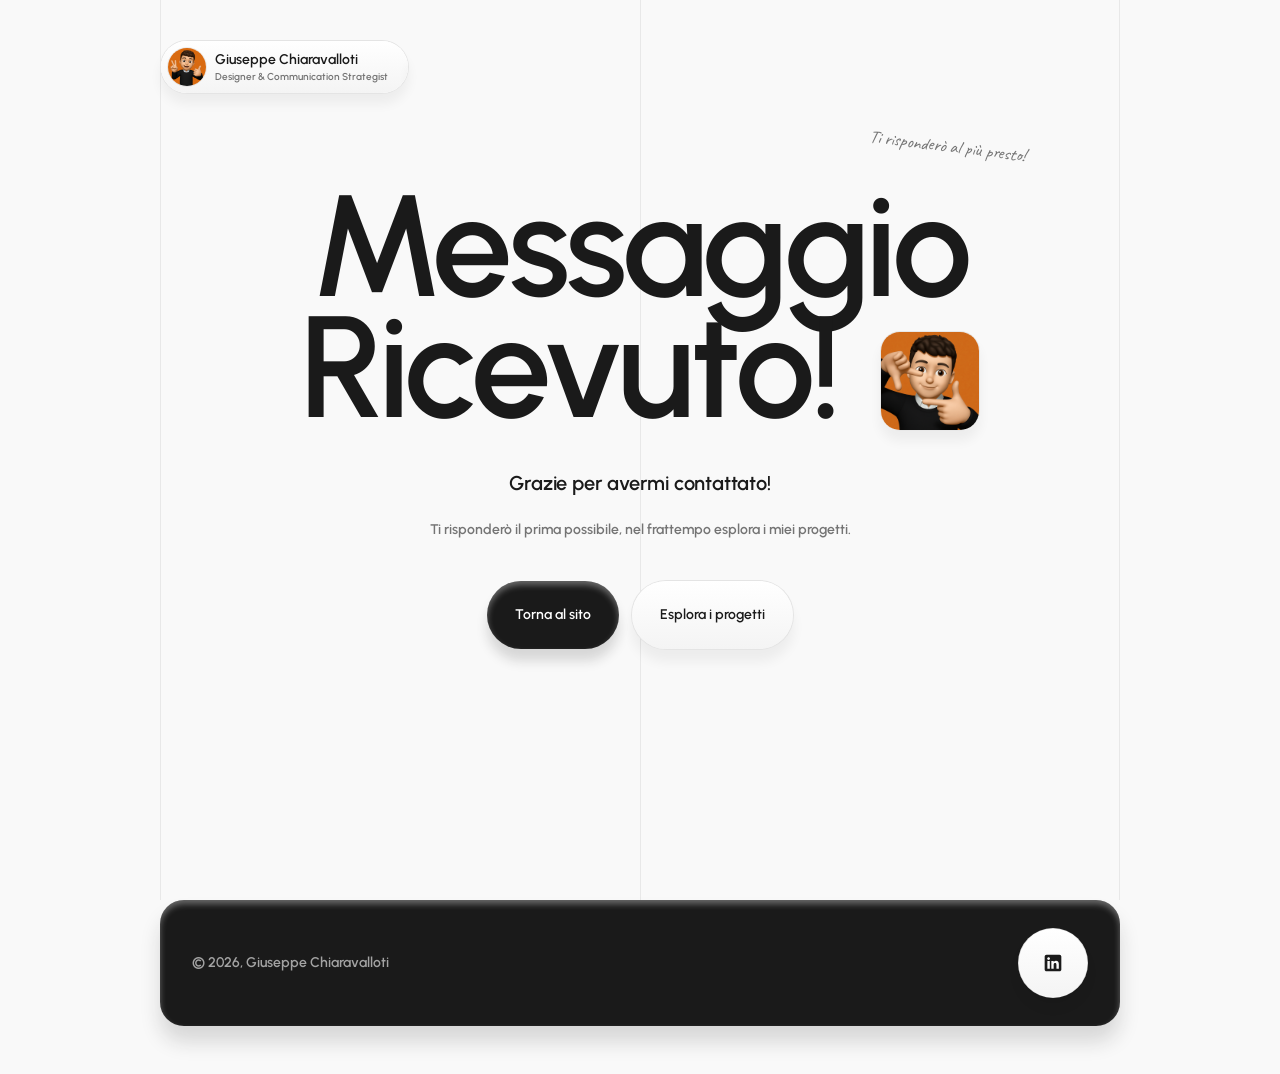
<file: thankyouform.html>
<!DOCTYPE html>
<html lang="it">

<head>
    <meta charset="utf-8">
    <title>Grazie! – Giuseppe Chiaravalloti</title>
    <meta name="viewport" content="width=device-width, initial-scale=1">
    <link rel="stylesheet" href="css/style.css" type="text/css">
    <link href="https://fonts.googleapis.com" rel="preconnect">
    <link href="https://fonts.gstatic.com" rel="preconnect" crossorigin="anonymous">
    <script src="js/webfont.js" type="text/javascript"></script>
    <script type="text/javascript">
        WebFont.load({ google: { families: ["Urbanist:600", "Caveat:regular"] } });
    </script>
    <link rel="icon" href="images/favicon.png" type="image/png">
    <style>
        body {
            -webkit-font-smoothing: antialiased;
            -moz-font-smoothing: antialiased;
            -o-font-smoothing: antialiased;
        }
    </style>
</head>

<body>
    <nav data-wf--nav--variant="base" class="nav">
        <div class="w-layout-blockcontainer container w-container">
            <div class="nav-content">
                <div class="logo">
                    <a href="/" class="logo-content w-inline-block">
                        <img src="images/gc.png" loading="lazy" alt="Giuseppe Chiaravalloti" class="logo-person-image">
                        <div class="logo-person-info">
                            <div class="semibold-s">Giuseppe Chiaravalloti</div>
                            <div class="semibold-xs logo-person-position">Designer & Communication Strategist</div>
                        </div>
                    </a>
                    <div class="logo-icon-button">
                        <a data-wf--icon-button--variant="small"
                            href="mailto:giuseppechiaravalloti3@gmail.com?subject=Ciao!"
                            class="icon-button w-variant-1bda0970-cbb0-e0e6-2417-bcb7c546688c w-inline-block">
                            <img src="images/67dbd9e5fdc56c9a143bfb6c_Sms.svg" loading="lazy" alt="Email"
                                class="icon-button-media w-variant-1bda0970-cbb0-e0e6-2417-bcb7c546688c">
                            <div class="icon-button-background"></div>
                        </a>
                    </div>
                    <div class="logo-background"></div>
                </div>
            </div>
        </div>
    </nav>

    <div class="lines">
        <div class="w-layout-blockcontainer container w-container">
            <div class="lines-content">
                <div class="line"></div>
                <div class="line"></div>
                <div class="line"></div>
            </div>
        </div>
    </div>

    <main class="hero _404-hero utility-hero">
        <div class="w-layout-blockcontainer container w-container">
            <div class="hero-content _404-hero-content utility-hero-content">
                <div class="hero-offer _404-hero-offer">
                    <div class="hero-heading utility-hero-heading">
                        <h1 class="h1 h1-small">Messaggio<br>Ricevuto! <img src="images/minigc.png" loading="lazy"
                                alt="Giuseppe Chiaravalloti"
                                style="width: 100px; height: 100px; vertical-align: middle; border-radius: 20%; border: 1px solid var(--black-opacity--7); box-shadow: 0 10px 12px 0 var(--black-opacity--5); margin-left: 12px;">
                        </h1>
                        <p class="handwritten utility-hero-caption">Ti risponderò al più presto!</p>
                    </div>
                    <div class="hero-text utility-hero-text">
                        <p class="bold-m utility-hero-description">
                            Grazie per avermi contattato!
                        </p>
                        <p class="semibold-s utility-hero-description">
                            Ti risponderò il prima possibile, nel frattempo esplora i miei progetti.
                        </p>
                    </div>
                    <div class="buttons-wrapper">
                        <a data-wf--button--variant="primary" href="/" class="button w-inline-block">
                            <div class="semibold-s button-text">Torna al sito</div>
                            <div class="button-background"></div>
                        </a>
                        <a data-wf--button--variant="secondary" href="/#works"
                            class="button w-variant-382221c4-5720-5285-ed6e-a2be61dc1132 w-inline-block">
                            <div class="semibold-s button-text">Esplora i progetti</div>
                            <div class="button-background w-variant-382221c4-5720-5285-ed6e-a2be61dc1132"></div>
                        </a>
                    </div>
                </div>
            </div>
        </div>
    </main>

    <footer data-wf--footer--variant="minimal" class="footer w-variant-fcff53dc-1556-1b03-ed13-f6a269751995">
        <div class="w-layout-blockcontainer container w-container">
            <div class="footer-content">
                <div class="footer-legal">
                    <div class="semibold-s">© 2026, Giuseppe Chiaravalloti</div>
                    <div class="social-icons">
                        <a data-wf--icon-button--variant="large"
                            href="https://www.linkedin.com/in/giuseppe-chiaravalloti-9453481a0/" target="_blank"
                            class="icon-button w-variant-dce112c1-2860-72ae-f7b8-7d1e5f66b378 w-inline-block">
                            <img src="images/67e131bbb315eeaf48e6f950_LinkedIn.svg" loading="lazy" alt="LinkedIn"
                                class="icon-button-media">
                            <div class="icon-button-background"></div>
                        </a>
                    </div>
                </div>
            </div>
        </div>
    </footer>

    <script src="js/jquery-3.5.1.min.dc5e7f18c8.js" type="text/javascript" crossorigin="anonymous"></script>
    <script src="js/webflow.schunk.4a394eb5af8156f2.js" type="text/javascript"></script>
</body>

</html>
</file>
<file: css/style.css>
html {
  -webkit-text-size-adjust: 100%;
  -ms-text-size-adjust: 100%;
  font-family: sans-serif;
}

#works.section {
    padding: 70px 0;
}

.service-category {
    align-items: center;
}

.servic-category-name {
    text-align: center;
}

.degree-line + .degree-line {
    margin-top: 6px;
    display: block;
}

body {
  margin: 0;
}

article,
aside,
details,
figcaption,
figure,
footer,
header,
hgroup,
main,
menu,
nav,
section,
summary {
  display: block;
}

audio,
canvas,
progress,
video {
  vertical-align: baseline;
  display: inline-block;
}

audio:not([controls]) {
  height: 0;
  display: none;
}

[hidden],
template {
  display: none;
}

a {
  background-color: #0000;
}

a:active,
a:hover {
  outline: 0;
}

abbr[title] {
  border-bottom: 1px dotted;
}

b,
strong {
  font-weight: bold;
}

dfn {
  font-style: italic;
}

h1 {
  margin: .67em 0;
  font-size: 2em;
}

mark {
  color: #000;
  background: #ff0;
}

small {
  font-size: 80%;
}

sub,
sup {
  vertical-align: baseline;
  font-size: 75%;
  line-height: 0;
  position: relative;
}

sup {
  top: -.5em;
}

sub {
  bottom: -.25em;
}

img {
  border: 0;
}

svg:not(:root) {
  overflow: hidden;
}

hr {
  box-sizing: content-box;
  height: 0;
}

pre {
  overflow: auto;
}

code,
kbd,
pre,
samp {
  font-family: monospace;
  font-size: 1em;
}

button,
input,
optgroup,
select,
textarea {
  color: inherit;
  font: inherit;
  margin: 0;
}

button {
  overflow: visible;
}

button,
select {
  text-transform: none;
}

button,
html input[type="button"],
input[type="reset"] {
  -webkit-appearance: button;
  cursor: pointer;
}

button[disabled],
html input[disabled] {
  cursor: default;
}

button::-moz-focus-inner,
input::-moz-focus-inner {
  border: 0;
  padding: 0;
}

input {
  line-height: normal;
}

input[type="checkbox"],
input[type="radio"] {
  box-sizing: border-box;
  padding: 0;
}

input[type="number"]::-webkit-inner-spin-button,
input[type="number"]::-webkit-outer-spin-button {
  height: auto;
}

input[type="search"] {
  -webkit-appearance: none;
}

input[type="search"]::-webkit-search-cancel-button,
input[type="search"]::-webkit-search-decoration {
  -webkit-appearance: none;
}

legend {
  border: 0;
  padding: 0;
}

textarea {
  overflow: auto;
}

optgroup {
  font-weight: bold;
}

table {
  border-collapse: collapse;
  border-spacing: 0;
}

td,
th {
  padding: 0;
}

@font-face {
  font-family: webflow-icons;
  src: url("[data-uri]") format("truetype");
  font-weight: normal;
  font-style: normal;
}

[class^="w-icon-"],
[class*=" w-icon-"] {
  speak: none;
  font-variant: normal;
  text-transform: none;
  -webkit-font-smoothing: antialiased;
  -moz-osx-font-smoothing: grayscale;
  font-style: normal;
  font-weight: normal;
  line-height: 1;
  font-family: webflow-icons !important;
}

.w-icon-slider-right:before {
  content: "";
}

.w-icon-slider-left:before {
  content: "";
}

.w-icon-nav-menu:before {
  content: "";
}

.w-icon-arrow-down:before,
.w-icon-dropdown-toggle:before {
  content: "";
}

.w-icon-file-upload-remove:before {
  content: "";
}

.w-icon-file-upload-icon:before {
  content: "";
}

* {
  box-sizing: border-box;
}

html {
  height: 100%;
}

body {
  color: #333;
  background-color: #fff;
  min-height: 100%;
  margin: 0;
  font-family: Arial, sans-serif;
  font-size: 14px;
  line-height: 20px;
}

img {
  vertical-align: middle;
  max-width: 100%;
  display: inline-block;
}

html.w-mod-touch * {
  background-attachment: scroll !important;
}

.w-block {
  display: block;
}

.w-inline-block {
  max-width: 100%;
  display: inline-block;
}

.w-clearfix:before,
.w-clearfix:after {
  content: " ";
  grid-area: 1 / 1 / 2 / 2;
  display: table;
}

.w-clearfix:after {
  clear: both;
}

.w-hidden {
  display: none;
}

.w-button {
  color: #fff;
  line-height: inherit;
  cursor: pointer;
  background-color: #3898ec;
  border: 0;
  border-radius: 0;
  padding: 9px 15px;
  text-decoration: none;
  display: inline-block;
}

input.w-button {
  -webkit-appearance: button;
}

html[data-w-dynpage] [data-w-cloak] {
  color: #0000 !important;
}

.w-code-block {
  margin: unset;
}

pre.w-code-block code {
  all: inherit;
}

.w-optimization {
  display: contents;
}

.w-webflow-badge,
.w-webflow-badge>img {
  box-sizing: unset;
  width: unset;
  height: unset;
  max-height: unset;
  max-width: unset;
  min-height: unset;
  min-width: unset;
  margin: unset;
  padding: unset;
  float: unset;
  clear: unset;
  border: unset;
  border-radius: unset;
  background: unset;
  background-image: unset;
  background-position: unset;
  background-size: unset;
  background-repeat: unset;
  background-origin: unset;
  background-clip: unset;
  background-attachment: unset;
  background-color: unset;
  box-shadow: unset;
  transform: unset;
  direction: unset;
  font-family: unset;
  font-weight: unset;
  color: unset;
  font-size: unset;
  line-height: unset;
  font-style: unset;
  font-variant: unset;
  text-align: unset;
  letter-spacing: unset;
  -webkit-text-decoration: unset;
  text-decoration: unset;
  text-indent: unset;
  text-transform: unset;
  list-style-type: unset;
  text-shadow: unset;
  vertical-align: unset;
  cursor: unset;
  white-space: unset;
  word-break: unset;
  word-spacing: unset;
  word-wrap: unset;
  transition: unset;
}

.w-webflow-badge {
  white-space: nowrap;
  cursor: pointer;
  box-shadow: 0 0 0 1px #0000001a, 0 1px 3px #0000001a;
  visibility: visible !important;
  opacity: 1 !important;
  z-index: 2147483647 !important;
  color: #aaadb0 !important;
  overflow: unset !important;
  background-color: #fff !important;
  border-radius: 3px !important;
  width: auto !important;
  height: auto !important;
  margin: 0 !important;
  padding: 6px !important;
  font-size: 12px !important;
  line-height: 14px !important;
  text-decoration: none !important;
  display: inline-block !important;
  position: fixed !important;
  inset: auto 12px 12px auto !important;
  transform: none !important;
}

.w-webflow-badge>img {
  position: unset;
  visibility: unset !important;
  opacity: 1 !important;
  vertical-align: middle !important;
  display: inline-block !important;
}

h1,
h2,
h3,
h4,
h5,
h6 {
  margin-bottom: 10px;
  font-weight: bold;
}

h1 {
  margin-top: 20px;
  font-size: 38px;
  line-height: 44px;
}

h2 {
  margin-top: 20px;
  font-size: 32px;
  line-height: 36px;
}

h3 {
  margin-top: 20px;
  font-size: 24px;
  line-height: 30px;
}

h4 {
  margin-top: 10px;
  font-size: 18px;
  line-height: 24px;
}

h5 {
  margin-top: 10px;
  font-size: 14px;
  line-height: 20px;
}

h6 {
  margin-top: 10px;
  font-size: 12px;
  line-height: 18px;
}

p {
  margin-top: 0;
  margin-bottom: 10px;
}

blockquote {
  border-left: 5px solid #e2e2e2;
  margin: 0 0 10px;
  padding: 10px 20px;
  font-size: 18px;
  line-height: 22px;
}

figure {
  margin: 0 0 10px;
}

figcaption {
  text-align: center;
  margin-top: 5px;
}

ul,
ol {
  margin-top: 0;
  margin-bottom: 10px;
  padding-left: 40px;
}

.w-list-unstyled {
  padding-left: 0;
  list-style: none;
}

.w-embed:before,
.w-embed:after {
  content: " ";
  grid-area: 1 / 1 / 2 / 2;
  display: table;
}

.w-embed:after {
  clear: both;
}

.w-video {
  width: 100%;
  padding: 0;
  position: relative;
}

.w-video iframe,
.w-video object,
.w-video embed {
  border: none;
  width: 100%;
  height: 100%;
  position: absolute;
  top: 0;
  left: 0;
}

fieldset {
  border: 0;
  margin: 0;
  padding: 0;
}

button,
[type="button"],
[type="reset"] {
  cursor: pointer;
  -webkit-appearance: button;
  border: 0;
}

.w-form {
  margin: 0 0 15px;
}

.w-form-done {
  text-align: center;
  background-color: #ddd;
  padding: 20px;
  display: none;
}

.w-form-fail {
  background-color: #ffdede;
  margin-top: 10px;
  padding: 10px;
  display: none;
}

label {
  margin-bottom: 5px;
  font-weight: bold;
  display: block;
}

.w-input,
.w-select {
  color: #333;
  vertical-align: middle;
  background-color: #fff;
  border: 1px solid #ccc;
  width: 100%;
  height: 38px;
  margin-bottom: 10px;
  padding: 8px 12px;
  font-size: 14px;
  line-height: 1.42857;
  display: block;
}

.w-input::placeholder,
.w-select::placeholder {
  color: #999;
}

.w-input:focus,
.w-select:focus {
  border-color: #3898ec;
  outline: 0;
}

.w-input[disabled],
.w-select[disabled],
.w-input[readonly],
.w-select[readonly],
fieldset[disabled] .w-input,
fieldset[disabled] .w-select {
  cursor: not-allowed;
}

.w-input[disabled]:not(.w-input-disabled),
.w-select[disabled]:not(.w-input-disabled),
.w-input[readonly],
.w-select[readonly],
fieldset[disabled]:not(.w-input-disabled) .w-input,
fieldset[disabled]:not(.w-input-disabled) .w-select {
  background-color: #eee;
}

textarea.w-input,
textarea.w-select {
  height: auto;
}

.w-select {
  background-color: #f3f3f3;
}

.w-select[multiple] {
  height: auto;
}

.w-form-label {
  cursor: pointer;
  margin-bottom: 0;
  font-weight: normal;
  display: inline-block;
}

.w-radio {
  margin-bottom: 5px;
  padding-left: 20px;
  display: block;
}

.w-radio:before,
.w-radio:after {
  content: " ";
  grid-area: 1 / 1 / 2 / 2;
  display: table;
}

.w-radio:after {
  clear: both;
}

.w-radio-input {
  float: left;
  margin: 3px 0 0 -20px;
  line-height: normal;
}

.w-file-upload {
  margin-bottom: 10px;
  display: block;
}

.w-file-upload-input {
  opacity: 0;
  z-index: -100;
  width: .1px;
  height: .1px;
  position: absolute;
  overflow: hidden;
}

.w-file-upload-default,
.w-file-upload-uploading,
.w-file-upload-success {
  color: #333;
  display: inline-block;
}

.w-file-upload-error {
  margin-top: 10px;
  display: block;
}

.w-file-upload-default.w-hidden,
.w-file-upload-uploading.w-hidden,
.w-file-upload-error.w-hidden,
.w-file-upload-success.w-hidden {
  display: none;
}

.w-file-upload-uploading-btn {
  cursor: pointer;
  background-color: #fafafa;
  border: 1px solid #ccc;
  margin: 0;
  padding: 8px 12px;
  font-size: 14px;
  font-weight: normal;
  display: flex;
}

.w-file-upload-file {
  background-color: #fafafa;
  border: 1px solid #ccc;
  flex-grow: 1;
  justify-content: space-between;
  margin: 0;
  padding: 8px 9px 8px 11px;
  display: flex;
}

.w-file-upload-file-name {
  font-size: 14px;
  font-weight: normal;
  display: block;
}

.w-file-remove-link {
  cursor: pointer;
  width: auto;
  height: auto;
  margin-top: 3px;
  margin-left: 10px;
  padding: 3px;
  display: block;
}

.w-icon-file-upload-remove {
  margin: auto;
  font-size: 10px;
}

.w-file-upload-error-msg {
  color: #ea384c;
  padding: 2px 0;
  display: inline-block;
}

.w-file-upload-info {
  padding: 0 12px;
  line-height: 38px;
  display: inline-block;
}

.w-file-upload-label {
  cursor: pointer;
  background-color: #fafafa;
  border: 1px solid #ccc;
  margin: 0;
  padding: 8px 12px;
  font-size: 14px;
  font-weight: normal;
  display: inline-block;
}

.w-icon-file-upload-icon,
.w-icon-file-upload-uploading {
  width: 20px;
  margin-right: 8px;
  display: inline-block;
}

.w-icon-file-upload-uploading {
  height: 20px;
}

.w-container {
  max-width: 940px;
  margin-left: auto;
  margin-right: auto;
}

.w-container:before,
.w-container:after {
  content: " ";
  grid-area: 1 / 1 / 2 / 2;
  display: table;
}

.w-container:after {
  clear: both;
}

.w-container .w-row {
  margin-left: -10px;
  margin-right: -10px;
}

.w-row:before,
.w-row:after {
  content: " ";
  grid-area: 1 / 1 / 2 / 2;
  display: table;
}

.w-row:after {
  clear: both;
}

.w-row .w-row {
  margin-left: 0;
  margin-right: 0;
}

.w-col {
  float: left;
  width: 100%;
  min-height: 1px;
  padding-left: 10px;
  padding-right: 10px;
  position: relative;
}

.w-col .w-col {
  padding-left: 0;
  padding-right: 0;
}

.w-col-1 {
  width: 8.33333%;
}

.w-col-2 {
  width: 16.6667%;
}

.w-col-3 {
  width: 25%;
}

.w-col-4 {
  width: 33.3333%;
}

.w-col-5 {
  width: 41.6667%;
}

.w-col-6 {
  width: 50%;
}

.w-col-7 {
  width: 58.3333%;
}

.w-col-8 {
  width: 66.6667%;
}

.w-col-9 {
  width: 75%;
}

.w-col-10 {
  width: 83.3333%;
}

.w-col-11 {
  width: 91.6667%;
}

.w-col-12 {
  width: 100%;
}

.w-hidden-main {
  display: none !important;
}

@media screen and (max-width: 991px) {
  .w-container {
    max-width: 728px;
  }

  .w-hidden-main {
    display: inherit !important;
  }

  .w-hidden-medium {
    display: none !important;
  }

  .w-col-medium-1 {
    width: 8.33333%;
  }

  .w-col-medium-2 {
    width: 16.6667%;
  }

  .w-col-medium-3 {
    width: 25%;
  }

  .w-col-medium-4 {
    width: 33.3333%;
  }

  .w-col-medium-5 {
    width: 41.6667%;
  }

  .w-col-medium-6 {
    width: 50%;
  }

  .w-col-medium-7 {
    width: 58.3333%;
  }

  .w-col-medium-8 {
    width: 66.6667%;
  }

  .w-col-medium-9 {
    width: 75%;
  }

  .w-col-medium-10 {
    width: 83.3333%;
  }

  .w-col-medium-11 {
    width: 91.6667%;
  }

  .w-col-medium-12 {
    width: 100%;
  }

  .w-col-stack {
    width: 100%;
    left: auto;
    right: auto;
  }
}

@media screen and (max-width: 767px) {

  .w-hidden-main,
  .w-hidden-medium {
    display: inherit !important;
  }

  .w-hidden-small {
    display: none !important;
  }

  .w-row,
  .w-container .w-row {
    margin-left: 0;
    margin-right: 0;
  }

  .w-col {
    width: 100%;
    left: auto;
    right: auto;
  }

  .w-col-small-1 {
    width: 8.33333%;
  }

  .w-col-small-2 {
    width: 16.6667%;
  }

  .w-col-small-3 {
    width: 25%;
  }

  .w-col-small-4 {
    width: 33.3333%;
  }

  .w-col-small-5 {
    width: 41.6667%;
  }

  .w-col-small-6 {
    width: 50%;
  }

  .w-col-small-7 {
    width: 58.3333%;
  }

  .w-col-small-8 {
    width: 66.6667%;
  }

  .w-col-small-9 {
    width: 75%;
  }

  .w-col-small-10 {
    width: 83.3333%;
  }

  .w-col-small-11 {
    width: 91.6667%;
  }

  .w-col-small-12 {
    width: 100%;
  }
}

@media screen and (max-width: 479px) {
  .w-container {
    max-width: none;
  }

  .w-hidden-main,
  .w-hidden-medium,
  .w-hidden-small {
    display: inherit !important;
  }

  .w-hidden-tiny {
    display: none !important;
  }

  .w-col {
    width: 100%;
  }

  .w-col-tiny-1 {
    width: 8.33333%;
  }

  .w-col-tiny-2 {
    width: 16.6667%;
  }

  .w-col-tiny-3 {
    width: 25%;
  }

  .w-col-tiny-4 {
    width: 33.3333%;
  }

  .w-col-tiny-5 {
    width: 41.6667%;
  }

  .w-col-tiny-6 {
    width: 50%;
  }

  .w-col-tiny-7 {
    width: 58.3333%;
  }

  .w-col-tiny-8 {
    width: 66.6667%;
  }

  .w-col-tiny-9 {
    width: 75%;
  }

  .w-col-tiny-10 {
    width: 83.3333%;
  }

  .w-col-tiny-11 {
    width: 91.6667%;
  }

  .w-col-tiny-12 {
    width: 100%;
  }
}

.w-widget {
  position: relative;
}

.w-widget-map {
  width: 100%;
  height: 400px;
}

.w-widget-map label {
  width: auto;
  display: inline;
}

.w-widget-map img {
  max-width: inherit;
}

.w-widget-map .gm-style-iw {
  text-align: center;
}

.w-widget-map .gm-style-iw>button {
  display: none !important;
}

.w-widget-twitter {
  overflow: hidden;
}

.w-widget-twitter-count-shim {
  vertical-align: top;
  text-align: center;
  background: #fff;
  border: 1px solid #758696;
  border-radius: 3px;
  width: 28px;
  height: 20px;
  display: inline-block;
  position: relative;
}

.w-widget-twitter-count-shim * {
  pointer-events: none;
  -webkit-user-select: none;
  user-select: none;
}

.w-widget-twitter-count-shim .w-widget-twitter-count-inner {
  text-align: center;
  color: #999;
  font-family: serif;
  font-size: 15px;
  line-height: 12px;
  position: relative;
}

.w-widget-twitter-count-shim .w-widget-twitter-count-clear {
  display: block;
  position: relative;
}

.w-widget-twitter-count-shim.w--large {
  width: 36px;
  height: 28px;
}

.w-widget-twitter-count-shim.w--large .w-widget-twitter-count-inner {
  font-size: 18px;
  line-height: 18px;
}

.w-widget-twitter-count-shim:not(.w--vertical) {
  margin-left: 5px;
  margin-right: 8px;
}

.w-widget-twitter-count-shim:not(.w--vertical).w--large {
  margin-left: 6px;
}

.w-widget-twitter-count-shim:not(.w--vertical):before,
.w-widget-twitter-count-shim:not(.w--vertical):after {
  content: " ";
  pointer-events: none;
  border: solid #0000;
  width: 0;
  height: 0;
  position: absolute;
  top: 50%;
  left: 0;
}

.w-widget-twitter-count-shim:not(.w--vertical):before {
  border-width: 4px;
  border-color: #75869600 #5d6c7b #75869600 #75869600;
  margin-top: -4px;
  margin-left: -9px;
}

.w-widget-twitter-count-shim:not(.w--vertical).w--large:before {
  border-width: 5px;
  margin-top: -5px;
  margin-left: -10px;
}

.w-widget-twitter-count-shim:not(.w--vertical):after {
  border-width: 4px;
  border-color: #fff0 #fff #fff0 #fff0;
  margin-top: -4px;
  margin-left: -8px;
}

.w-widget-twitter-count-shim:not(.w--vertical).w--large:after {
  border-width: 5px;
  margin-top: -5px;
  margin-left: -9px;
}

.w-widget-twitter-count-shim.w--vertical {
  width: 61px;
  height: 33px;
  margin-bottom: 8px;
}

.w-widget-twitter-count-shim.w--vertical:before,
.w-widget-twitter-count-shim.w--vertical:after {
  content: " ";
  pointer-events: none;
  border: solid #0000;
  width: 0;
  height: 0;
  position: absolute;
  top: 100%;
  left: 50%;
}

.w-widget-twitter-count-shim.w--vertical:before {
  border-width: 5px;
  border-color: #5d6c7b #75869600 #75869600;
  margin-left: -5px;
}

.w-widget-twitter-count-shim.w--vertical:after {
  border-width: 4px;
  border-color: #fff #fff0 #fff0;
  margin-left: -4px;
}

.w-widget-twitter-count-shim.w--vertical .w-widget-twitter-count-inner {
  font-size: 18px;
  line-height: 22px;
}

.w-widget-twitter-count-shim.w--vertical.w--large {
  width: 76px;
}

.w-background-video {
  color: #fff;
  height: 500px;
  position: relative;
  overflow: hidden;
}

.w-background-video>video {
  object-fit: cover;
  z-index: -100;
  background-position: 50%;
  background-size: cover;
  width: 100%;
  height: 100%;
  margin: auto;
  position: absolute;
  inset: -100%;
}

.w-background-video>video::-webkit-media-controls-start-playback-button {
  -webkit-appearance: none;
  display: none !important;
}

.w-background-video--control {
  background-color: #0000;
  padding: 0;
  position: absolute;
  bottom: 1em;
  right: 1em;
}

.w-background-video--control>[hidden] {
  display: none !important;
}

.w-slider {
  text-align: center;
  clear: both;
  -webkit-tap-highlight-color: #0000;
  tap-highlight-color: #0000;
  background: #ddd;
  height: 300px;
  position: relative;
}

.w-slider-mask {
  z-index: 1;
  white-space: nowrap;
  height: 100%;
  display: block;
  position: relative;
  left: 0;
  right: 0;
  overflow: hidden;
}

.w-slide {
  vertical-align: top;
  white-space: normal;
  text-align: left;
  width: 100%;
  height: 100%;
  display: inline-block;
  position: relative;
}

.w-slider-nav {
  z-index: 2;
  text-align: center;
  -webkit-tap-highlight-color: #0000;
  tap-highlight-color: #0000;
  height: 40px;
  margin: auto;
  padding-top: 10px;
  position: absolute;
  inset: auto 0 0;
}

.w-slider-nav.w-round>div {
  border-radius: 100%;
}

.w-slider-nav.w-num>div {
  font-size: inherit;
  line-height: inherit;
  width: auto;
  height: auto;
  padding: .2em .5em;
}

.w-slider-nav.w-shadow>div {
  box-shadow: 0 0 3px #3336;
}

.w-slider-nav-invert {
  color: #fff;
}

.w-slider-nav-invert>div {
  background-color: #2226;
}

.w-slider-nav-invert>div.w-active {
  background-color: #222;
}

.w-slider-dot {
  cursor: pointer;
  background-color: #fff6;
  width: 1em;
  height: 1em;
  margin: 0 3px .5em;
  transition: background-color .1s, color .1s;
  display: inline-block;
  position: relative;
}

.w-slider-dot.w-active {
  background-color: #fff;
}

.w-slider-dot:focus {
  outline: none;
  box-shadow: 0 0 0 2px #fff;
}

.w-slider-dot:focus.w-active {
  box-shadow: none;
}

.w-slider-arrow-left,
.w-slider-arrow-right {
  cursor: pointer;
  color: #fff;
  -webkit-tap-highlight-color: #0000;
  tap-highlight-color: #0000;
  -webkit-user-select: none;
  user-select: none;
  width: 80px;
  margin: auto;
  font-size: 40px;
  position: absolute;
  inset: 0;
  overflow: hidden;
}

.w-slider-arrow-left [class^="w-icon-"],
.w-slider-arrow-right [class^="w-icon-"],
.w-slider-arrow-left [class*=" w-icon-"],
.w-slider-arrow-right [class*=" w-icon-"] {
  position: absolute;
}

.w-slider-arrow-left:focus,
.w-slider-arrow-right:focus {
  outline: 0;
}

.w-slider-arrow-left {
  z-index: 3;
  right: auto;
}

.w-slider-arrow-right {
  z-index: 4;
  left: auto;
}

.w-icon-slider-left,
.w-icon-slider-right {
  width: 1em;
  height: 1em;
  margin: auto;
  inset: 0;
}

.w-slider-aria-label {
  clip: rect(0 0 0 0);
  border: 0;
  width: 1px;
  height: 1px;
  margin: -1px;
  padding: 0;
  position: absolute;
  overflow: hidden;
}

.w-slider-force-show {
  display: block !important;
}

.w-dropdown {
  text-align: left;
  z-index: 900;
  margin-left: auto;
  margin-right: auto;
  display: inline-block;
  position: relative;
}

.w-dropdown-btn,
.w-dropdown-toggle,
.w-dropdown-link {
  vertical-align: top;
  color: #222;
  text-align: left;
  white-space: nowrap;
  margin-left: auto;
  margin-right: auto;
  padding: 20px;
  text-decoration: none;
  position: relative;
}

.w-dropdown-toggle {
  -webkit-user-select: none;
  user-select: none;
  cursor: pointer;
  padding-right: 40px;
  display: inline-block;
}

.w-dropdown-toggle:focus {
  outline: 0;
}

.w-icon-dropdown-toggle {
  width: 1em;
  height: 1em;
  margin: auto 20px auto auto;
  position: absolute;
  top: 0;
  bottom: 0;
  right: 0;
}

.w-dropdown-list {
  background: #ddd;
  min-width: 100%;
  display: none;
  position: absolute;
}

.w-dropdown-list.w--open {
  display: block;
}

.w-dropdown-link {
  color: #222;
  padding: 10px 20px;
  display: block;
}

.w-dropdown-link.w--current {
  color: #0082f3;
}

.w-dropdown-link:focus {
  outline: 0;
}

@media screen and (max-width: 767px) {
  .w-nav-brand {
    padding-left: 10px;
  }
}

.w-lightbox-backdrop {
  cursor: auto;
  letter-spacing: normal;
  text-indent: 0;
  text-shadow: none;
  text-transform: none;
  visibility: visible;
  white-space: normal;
  word-break: normal;
  word-spacing: normal;
  word-wrap: normal;
  color: #fff;
  text-align: center;
  z-index: 2000;
  opacity: 0;
  -webkit-user-select: none;
  -moz-user-select: none;
  -webkit-tap-highlight-color: transparent;
  background: #000000e6;
  outline: 0;
  font-family: Helvetica Neue, Helvetica, Ubuntu, Segoe UI, Verdana, sans-serif;
  font-size: 17px;
  font-style: normal;
  font-weight: 300;
  line-height: 1.2;
  list-style: disc;
  position: fixed;
  inset: 0;
  -webkit-transform: translate(0);
}

.w-lightbox-backdrop,
.w-lightbox-container {
  -webkit-overflow-scrolling: touch;
  height: 100%;
  overflow: auto;
}

.w-lightbox-content {
  height: 100vh;
  position: relative;
  overflow: hidden;
}

.w-lightbox-view {
  opacity: 0;
  width: 100vw;
  height: 100vh;
  position: absolute;
}

.w-lightbox-view:before {
  content: "";
  height: 100vh;
}

.w-lightbox-group,
.w-lightbox-group .w-lightbox-view,
.w-lightbox-group .w-lightbox-view:before {
  height: 86vh;
}

.w-lightbox-frame,
.w-lightbox-view:before {
  vertical-align: middle;
  display: inline-block;
}

.w-lightbox-figure {
  margin: 0;
  position: relative;
}

.w-lightbox-group .w-lightbox-figure {
  cursor: pointer;
}

.w-lightbox-img {
  width: auto;
  max-width: none;
  height: auto;
}

.w-lightbox-image {
  float: none;
  max-width: 100vw;
  max-height: 100vh;
  display: block;
}

.w-lightbox-group .w-lightbox-image {
  max-height: 86vh;
}

.w-lightbox-caption {
  text-align: left;
  text-overflow: ellipsis;
  white-space: nowrap;
  background: #0006;
  padding: .5em 1em;
  position: absolute;
  bottom: 0;
  left: 0;
  right: 0;
  overflow: hidden;
}

.w-lightbox-embed {
  width: 100%;
  height: 100%;
  position: absolute;
  inset: 0;
}

.w-lightbox-control {
  cursor: pointer;
  background-position: center;
  background-repeat: no-repeat;
  background-size: 24px;
  width: 4em;
  transition: all .3s;
  position: absolute;
  top: 0;
}

.w-lightbox-left {
  background-image: url("[data-uri]");
  display: none;
  bottom: 0;
  left: 0;
}

.w-lightbox-right {
  background-image: url("[data-uri]");
  display: none;
  bottom: 0;
  right: 0;
}

.w-lightbox-close {
  background-image: url("[data-uri]");
  background-size: 18px;
  height: 2.6em;
  right: 0;
}

.w-lightbox-strip {
  white-space: nowrap;
  padding: 0 1vh;
  line-height: 0;
  position: absolute;
  bottom: 0;
  left: 0;
  right: 0;
  overflow: auto hidden;
}

.w-lightbox-item {
  box-sizing: content-box;
  cursor: pointer;
  width: 10vh;
  padding: 2vh 1vh;
  display: inline-block;
  -webkit-transform: translate3d(0, 0, 0);
}

.w-lightbox-active {
  opacity: .3;
}

.w-lightbox-thumbnail {
  background: #222;
  height: 10vh;
  position: relative;
  overflow: hidden;
}

.w-lightbox-thumbnail-image {
  position: absolute;
  top: 0;
  left: 0;
}

.w-lightbox-thumbnail .w-lightbox-tall {
  width: 100%;
  top: 50%;
  transform: translate(0, -50%);
}

.w-lightbox-thumbnail .w-lightbox-wide {
  height: 100%;
  left: 50%;
  transform: translate(-50%);
}

.w-lightbox-spinner {
  box-sizing: border-box;
  border: 5px solid #0006;
  border-radius: 50%;
  width: 40px;
  height: 40px;
  margin-top: -20px;
  margin-left: -20px;
  animation: .8s linear infinite spin;
  position: absolute;
  top: 50%;
  left: 50%;
}

.w-lightbox-spinner:after {
  content: "";
  border: 3px solid #0000;
  border-bottom-color: #fff;
  border-radius: 50%;
  position: absolute;
  inset: -4px;
}

.w-lightbox-hide {
  display: none;
}

.w-lightbox-noscroll {
  overflow: hidden;
}

@media (min-width: 768px) {
  .w-lightbox-content {
    height: 96vh;
    margin-top: 2vh;
  }

  .w-lightbox-view,
  .w-lightbox-view:before {
    height: 96vh;
  }

  .w-lightbox-group,
  .w-lightbox-group .w-lightbox-view,
  .w-lightbox-group .w-lightbox-view:before {
    height: 84vh;
  }

  .w-lightbox-image {
    max-width: 96vw;
    max-height: 96vh;
  }

  .w-lightbox-group .w-lightbox-image {
    max-width: 82.3vw;
    max-height: 84vh;
  }

  .w-lightbox-left,
  .w-lightbox-right {
    opacity: .5;
    display: block;
  }

  .w-lightbox-close {
    opacity: .8;
  }

  .w-lightbox-control:hover {
    opacity: 1;
  }
}

.w-lightbox-inactive,
.w-lightbox-inactive:hover {
  opacity: 0;
}

.w-richtext:before,
.w-richtext:after {
  content: " ";
  grid-area: 1 / 1 / 2 / 2;
  display: table;
}

.w-richtext:after {
  clear: both;
}

.w-richtext[contenteditable="true"]:before,
.w-richtext[contenteditable="true"]:after {
  white-space: initial;
}

.w-richtext ol,
.w-richtext ul {
  overflow: hidden;
}

.w-richtext .w-richtext-figure-selected.w-richtext-figure-type-video div:after,
.w-richtext .w-richtext-figure-selected[data-rt-type="video"] div:after,
.w-richtext .w-richtext-figure-selected.w-richtext-figure-type-image div,
.w-richtext .w-richtext-figure-selected[data-rt-type="image"] div {
  outline: 2px solid #2895f7;
}

.w-richtext figure.w-richtext-figure-type-video>div:after,
.w-richtext figure[data-rt-type="video"]>div:after {
  content: "";
  display: none;
  position: absolute;
  inset: 0;
}

.w-richtext figure {
  max-width: 60%;
  position: relative;
}

.w-richtext figure>div:before {
  cursor: default !important;
}

.w-richtext figure img {
  width: 100%;
}

.w-richtext figure figcaption.w-richtext-figcaption-placeholder {
  opacity: .6;
}

.w-richtext figure div {
  color: #0000;
  font-size: 0;
}

.w-richtext figure.w-richtext-figure-type-image,
.w-richtext figure[data-rt-type="image"] {
  display: table;
}

.w-richtext figure.w-richtext-figure-type-image>div,
.w-richtext figure[data-rt-type="image"]>div {
  display: inline-block;
}

.w-richtext figure.w-richtext-figure-type-image>figcaption,
.w-richtext figure[data-rt-type="image"]>figcaption {
  caption-side: bottom;
  display: table-caption;
}

.w-richtext figure.w-richtext-figure-type-video,
.w-richtext figure[data-rt-type="video"] {
  width: 60%;
  height: 0;
}

.w-richtext figure.w-richtext-figure-type-video iframe,
.w-richtext figure[data-rt-type="video"] iframe {
  width: 100%;
  height: 100%;
  position: absolute;
  top: 0;
  left: 0;
}

.w-richtext figure.w-richtext-figure-type-video>div,
.w-richtext figure[data-rt-type="video"]>div {
  width: 100%;
}

.w-richtext figure.w-richtext-align-center {
  clear: both;
  margin-left: auto;
  margin-right: auto;
}

.w-richtext figure.w-richtext-align-center.w-richtext-figure-type-image>div,
.w-richtext figure.w-richtext-align-center[data-rt-type="image"]>div {
  max-width: 100%;
}

.w-richtext figure.w-richtext-align-normal {
  clear: both;
}

.w-richtext figure.w-richtext-align-fullwidth {
  text-align: center;
  clear: both;
  width: 100%;
  max-width: 100%;
  margin-left: auto;
  margin-right: auto;
  display: block;
}

.w-richtext figure.w-richtext-align-fullwidth>div {
  padding-bottom: inherit;
  display: inline-block;
}

.w-richtext figure.w-richtext-align-fullwidth>figcaption {
  display: block;
}

.w-richtext figure.w-richtext-align-floatleft {
  float: left;
  clear: none;
  margin-right: 15px;
}

.w-richtext figure.w-richtext-align-floatright {
  float: right;
  clear: none;
  margin-left: 15px;
}

.w-nav {
  z-index: 1000;
  background: #ddd;
  position: relative;
}

.w-nav:before,
.w-nav:after {
  content: " ";
  grid-area: 1 / 1 / 2 / 2;
  display: table;
}

.w-nav:after {
  clear: both;
}

.w-nav-brand {
  float: left;
  color: #333;
  text-decoration: none;
  position: relative;
}

.w-nav-link {
  vertical-align: top;
  color: #222;
  text-align: left;
  margin-left: auto;
  margin-right: auto;
  padding: 20px;
  text-decoration: none;
  display: inline-block;
  position: relative;
}

.w-nav-link.w--current {
  color: #0082f3;
}

.w-nav-menu {
  float: right;
  position: relative;
}

[data-nav-menu-open] {
  text-align: center;
  background: #c8c8c8;
  min-width: 200px;
  position: absolute;
  top: 100%;
  left: 0;
  right: 0;
  overflow: visible;
  display: block !important;
}

.w--nav-link-open {
  display: block;
  position: relative;
}

.w-nav-overlay {
  width: 100%;
  display: none;
  position: absolute;
  top: 100%;
  left: 0;
  right: 0;
  overflow: hidden;
}

.w-nav-overlay [data-nav-menu-open] {
  top: 0;
}

.w-nav[data-animation="over-left"] .w-nav-overlay {
  width: auto;
}

.w-nav[data-animation="over-left"] .w-nav-overlay,
.w-nav[data-animation="over-left"] [data-nav-menu-open] {
  z-index: 1;
  top: 0;
  right: auto;
}

.w-nav[data-animation="over-right"] .w-nav-overlay {
  width: auto;
}

.w-nav[data-animation="over-right"] .w-nav-overlay,
.w-nav[data-animation="over-right"] [data-nav-menu-open] {
  z-index: 1;
  top: 0;
  left: auto;
}

.w-nav-button {
  float: right;
  cursor: pointer;
  -webkit-tap-highlight-color: #0000;
  tap-highlight-color: #0000;
  -webkit-user-select: none;
  user-select: none;
  padding: 18px;
  font-size: 24px;
  display: none;
  position: relative;
}

.w-nav-button:focus {
  outline: 0;
}

.w-nav-button.w--open {
  color: #fff;
  background-color: #c8c8c8;
}

.w-nav[data-collapse="all"] .w-nav-menu {
  display: none;
}

.w-nav[data-collapse="all"] .w-nav-button,
.w--nav-dropdown-open,
.w--nav-dropdown-toggle-open {
  display: block;
}

.w--nav-dropdown-list-open {
  position: static;
}

@media screen and (max-width: 991px) {
  .w-nav[data-collapse="medium"] .w-nav-menu {
    display: none;
  }

  .w-nav[data-collapse="medium"] .w-nav-button {
    display: block;
  }
}

@media screen and (max-width: 767px) {
  .w-nav[data-collapse="small"] .w-nav-menu {
    display: none;
  }

  .w-nav[data-collapse="small"] .w-nav-button {
    display: block;
  }

  .w-nav-brand {
    padding-left: 10px;
  }
}

@media screen and (max-width: 479px) {
  .w-nav[data-collapse="tiny"] .w-nav-menu {
    display: none;
  }

  .w-nav[data-collapse="tiny"] .w-nav-button {
    display: block;
  }
}

.w-tabs {
  position: relative;
}

.w-tabs:before,
.w-tabs:after {
  content: " ";
  grid-area: 1 / 1 / 2 / 2;
  display: table;
}

.w-tabs:after {
  clear: both;
}

.w-tab-menu {
  position: relative;
}

.w-tab-link {
  vertical-align: top;
  text-align: left;
  cursor: pointer;
  color: #222;
  background-color: #ddd;
  padding: 9px 30px;
  text-decoration: none;
  display: inline-block;
  position: relative;
}

.w-tab-link.w--current {
  background-color: #c8c8c8;
}

.w-tab-link:focus {
  outline: 0;
}

.w-tab-content {
  display: block;
  position: relative;
  overflow: hidden;
}

.w-tab-pane {
  display: none;
  position: relative;
}

.w--tab-active {
  display: block;
}

@media screen and (max-width: 479px) {
  .w-tab-link {
    display: block;
  }
}

.w-ix-emptyfix:after {
  content: "";
}

@keyframes spin {
  0% {
    transform: rotate(0);
  }

  100% {
    transform: rotate(360deg);
  }
}

.w-dyn-empty {
  background-color: #ddd;
  padding: 10px;
}

.w-dyn-hide,
.w-dyn-bind-empty,
.w-condition-invisible {
  display: none !important;
}

.wf-layout-layout {
  display: grid;
}

.w-code-component>* {
  width: 100%;
  height: 100%;
  position: absolute;
  top: 0;
  left: 0;
}

:root {
  --grey--1: #f9f9f9;
  --_fonts---font-family--default: Urbanist, sans-serif;
  --black: #1a1a1a;
  --_fonts---font-size--m: 20px;
  --_fonts---line-height--l: 124%;
  --_fonts---font-weight--semibold: 600;
  --_fonts---letter-spacing--–1: -.01em;
  --_fonts---font-size--h1: 144px;
  --_fonts---line-height--xxs: 84%;
  --_fonts---letter-spacing--–3: -.03em;
  --_fonts---font-size--h2: 80px;
  --_fonts---line-height--s: 98%;
  --_fonts---letter-spacing--–2: -.02em;
  --_fonts---font-size--h3: 32px;
  --_fonts---line-height--m: 116%;
  --black-opacity--7: #1a1a1a12;
  --_sizes---radius--max: 1000px;
  --grey--2: #f4f4f4;
  --black-opacity--5: #1a1a1a0d;
  --_sizes---radius--circle: 50%;
  --_fonts---font-size--xs: 14px;
  --_fonts---line-height--xl: 142%;
  --_fonts---letter-spacing--0: 0em;
  --black-opacity--60: #1a1a1a99;
  --white-opacity--60: #fff9;
  --white: white;
  --_fonts---font-size--xxs: 10px;
  --_fonts---line-height--xxl: 148%;
  --_fonts---font-family--handwritten: Caveat, sans-serif;
  --_fonts---font-size--s: 18px;
  --_fonts---line-height--xs: 96%;
  --_fonts---font-weight--regular: 400;
  --black-opacity--15: #1a1a1a26;
  --white-opacity--35: #ffffff59;
  --grey--3: #3b3b3b;
  --transparent: #1a1a1a00;
  --_sizes---radius--xl: 32px;
  --_sizes---radius--s: 16px;
  --colors--orange: #ff751a;
  --black-opacity--10: #1a1a1a1a;
  --colors--blue: #1a5fff;
  --colors--green: #13b879;
  --_fonts---font-size--l: 32px;
  --_sizes---radius--l-1: 24px;
  --_sizes---radius--xs: 8px;
  --_fonts---font-size--xl: 80px;
  --_fonts---font-size--xxl: 80px;
  --white-opacity--12: #ffffff1f;
  --_sizes---radius--m: 20px;
  --_sizes---radius--l-2: 24px;
}

.w-layout-blockcontainer {
  max-width: 940px;
  margin-left: auto;
  margin-right: auto;
  display: block;
}

.w-pagination-wrapper {
  flex-wrap: wrap;
  justify-content: center;
  display: flex;
}

.w-pagination-previous,
.w-pagination-next {
  color: #333;
  background-color: #fafafa;
  border: 1px solid #ccc;
  border-radius: 2px;
  margin-left: 10px;
  margin-right: 10px;
  padding: 9px 20px;
  font-size: 14px;
  display: block;
}

@media screen and (max-width: 991px) {
  .w-layout-blockcontainer {
    max-width: 728px;
  }
}

@media screen and (max-width: 767px) {
  .w-layout-blockcontainer {
    max-width: none;
  }
}

body {
  background-color: var(--grey--1);
  font-family: var(--_fonts---font-family--default);
  color: var(--black);
  font-size: var(--_fonts---font-size--m);
  line-height: var(--_fonts---line-height--l);
  font-weight: var(--_fonts---font-weight--semibold);
  letter-spacing: var(--_fonts---letter-spacing--–1);
}

h1 {
  font-size: var(--_fonts---font-size--h1);
  line-height: var(--_fonts---line-height--xxs);
  font-weight: var(--_fonts---font-weight--semibold);
  text-align: center;
  letter-spacing: var(--_fonts---letter-spacing--–3);
  margin-top: 0;
  margin-bottom: 0;
}

h2 {
  font-size: var(--_fonts---font-size--h2);
  line-height: var(--_fonts---line-height--s);
  font-weight: var(--_fonts---font-weight--semibold);
  letter-spacing: var(--_fonts---letter-spacing--–2);
  width: 100%;
  margin-top: 0;
  margin-bottom: 0;
}

h3 {
  font-size: var(--_fonts---font-size--h3);
  line-height: var(--_fonts---line-height--m);
  font-weight: var(--_fonts---font-weight--semibold);
  letter-spacing: var(--_fonts---letter-spacing--–3);
  width: 100%;
  margin-top: 0;
  margin-bottom: 0;
}

p {
  width: 100%;
  margin-bottom: 0;
}

a {
  color: var(--black);
  text-decoration: none;
}

img {
  pointer-events: none;
  -webkit-user-select: none;
  user-select: none;
  max-width: 100%;
  display: inline-block;
}

.nav {
  z-index: 100;
  flex-flow: column;
  padding-top: 40px;
  display: flex;
  position: fixed;
  inset: 0% 0% auto;
}

.container {
  z-index: 2;
  flex-flow: column;
  flex: 1;
  width: 100%;
  max-width: 1024px;
  padding-left: 32px;
  padding-right: 32px;
  display: flex;
  position: relative;
}

.container.menu-container {
  overflow: hidden;
}

.nav-content {
  grid-column-gap: 32px;
  grid-row-gap: 32px;
  justify-content: space-between;
  align-items: center;
  display: flex;
}

.logo {
  grid-column-gap: 2px;
  grid-row-gap: 2px;
  border-top-style: solid;
  border-top-width: 1px;
  border-top-color: var(--black-opacity--7);
  border-right-style: solid;
  border-right-width: 1px;
  border-right-color: var(--black-opacity--7);
  border-bottom-style: solid;
  border-bottom-width: 1px;
  border-bottom-color: var(--black-opacity--7);
  border-left-style: solid;
  border-left-width: 1px;
  border-left-color: var(--black-opacity--7);
  border-top-left-radius: var(--_sizes---radius--max);
  border-top-right-radius: var(--_sizes---radius--max);
  border-bottom-left-radius: var(--_sizes---radius--max);
  border-bottom-right-radius: var(--_sizes---radius--max);
  background-color: var(--grey--2);
  box-shadow: 0 10px 12px 0 var(--black-opacity--5);
  -webkit-user-select: none;
  user-select: none;
  justify-content: flex-start;
  align-items: center;
  padding-right: 12px;
  transition-property: box-shadow, padding;
  transition-duration: .45s, .45s;
  transition-timing-function: ease, ease;
  display: flex;
  position: relative;
  overflow: hidden;
}

.logo:hover {
  box-shadow: 0 2px 4px 0 var(--black-opacity--5);
  padding-right: 48px;
}

.logo-content {
  z-index: 1;
  grid-column-gap: 8px;
  grid-row-gap: 8px;
  justify-content: flex-start;
  align-items: center;
  padding: 6px 8px 6px 6px;
  display: flex;
  position: relative;
}

.logo-person-image {
  border: 1px solid var(--black-opacity--7);
  border-radius: var(--_sizes---radius--circle);
  object-fit: cover;
  flex: none;
  width: 40px;
  height: 40px;
  display: block;
}

.logo-person-info {
  grid-column-gap: 0px;
  grid-row-gap: 0px;
  flex-flow: column;
  justify-content: center;
  align-items: flex-start;
  display: flex;
}

.semibold-s {
  font-size: var(--_fonts---font-size--xs);
  line-height: var(--_fonts---line-height--xl);
  letter-spacing: var(--_fonts---letter-spacing--0);
}

.semibold-s.button-text {
  z-index: 1;
  position: relative;
}

.semibold-s.info-block-name {
  color: var(--black-opacity--60);
  width: 100%;
}

.semibold-s.experience-description {
  color: var(--black-opacity--60);
  max-width: 320px;
}

.semibold-s.footer-link {
  color: var(--white-opacity--60);
  transition: color .45s;
}

.semibold-s.footer-link:hover,
.semibold-s.footer-link:focus {
  color: var(--white);
}

.semibold-s.utility-hero-description {
  color: var(--black-opacity--60);
  max-width: 520px;
}

.semibold-xs {
  font-size: var(--_fonts---font-size--xxs);
  line-height: var(--_fonts---line-height--xxl);
  letter-spacing: var(--_fonts---letter-spacing--0);
}

.semibold-xs.logo-person-position,
.semibold-xs.testimonial-person-position {
  color: var(--black-opacity--60);
}

.icon-button {
  border: 1px solid var(--black-opacity--7);
  border-radius: var(--_sizes---radius--circle);
  background-color: var(--grey--2);
  box-shadow: 0 10px 12px 0 var(--black-opacity--5);
  flex: none;
  justify-content: center;
  align-items: center;
  padding: 16px;
  transition: box-shadow .45s;
  display: flex;
  position: relative;
  overflow: hidden;
}

.icon-button:where(.w-variant-1bda0970-cbb0-e0e6-2417-bcb7c546688c) {
  padding: 12px;
}

.icon-button:where(.w-variant-dce112c1-2860-72ae-f7b8-7d1e5f66b378) {
  padding: 24px;
}

.icon-button:hover,
.icon-button:focus {
  box-shadow: 0 2px 4px 0 var(--black-opacity--5);
}

.icon-button-media {
  z-index: 1;
  flex: none;
  width: 20px;
  height: 20px;
  position: relative;
}

.icon-button-media:where(.w-variant-1bda0970-cbb0-e0e6-2417-bcb7c546688c) {
  width: 16px;
  height: 16px;
}

.icon-button-background {
  z-index: 0;
  background-color: var(--white);
  background-image: linear-gradient(180deg, var(--white), var(--grey--2));
  flex: none;
  position: absolute;
  inset: 0%;
}

.logo-icon-button {
  z-index: 1;
  flex: none;
  position: absolute;
  inset: auto 6px auto auto;
  transform: translate(48px);
}

.logo-background {
  z-index: 0;
  background-color: var(--white);
  background-image: linear-gradient(180deg, var(--white), var(--grey--2));
  position: absolute;
  inset: 0%;
}

.menu-icon-button {
  display: none;
}

.menu-icon-button:where(.w-variant-dfcdc8f1-83d1-748f-fa02-12ac8f77ca18) {
  display: flex;
}

.lines {
  z-index: 0;
  flex-flow: column;
  width: 100%;
  height: 100vh;
  display: flex;
  position: fixed;
  inset: 0%;
}

.lines-content {
  grid-column-gap: 32px;
  grid-row-gap: 32px;
  flex: 1;
  justify-content: space-between;
  display: flex;
}

.line {
  background-color: var(--black-opacity--7);
  width: 1px;
  height: 100%;
}

.hero {
  z-index: 1;
  padding-top: 200px;
  padding-bottom: 140px;
  position: relative;
}

.hero.work-hero {
  padding-bottom: 120px;
}

.hero._404-hero {
  flex-flow: column;
  height: 100vh;
  min-height: 760px;
  padding-top: 96px;
  padding-bottom: 96px;
  display: flex;
}

.hero.utility-hero {
  min-height: 100vh;
  padding-bottom: 160px;
}

.hero-content {
  grid-column-gap: 120px;
  grid-row-gap: 120px;
  flex-flow: column;
  display: flex;
}

.hero-content._404-hero-content {
  flex: 1;
  justify-content: center;
  align-items: center;
}

.hero-offer {
  grid-column-gap: 40px;
  grid-row-gap: 40px;
  flex-flow: column;
  justify-content: flex-start;
  align-items: center;
  display: flex;
}

.hero-heading {
  position: relative;
}

.handwritten {
  font-family: var(--_fonts---font-family--handwritten);
  color: var(--black-opacity--60);
  font-size: var(--_fonts---font-size--s);
  line-height: var(--_fonts---line-height--xs);
  font-weight: var(--_fonts---font-weight--regular);
  text-align: center;
  letter-spacing: var(--_fonts---letter-spacing--0);
  -webkit-user-select: none;
  user-select: none;
  max-width: 160px;
}

.handwritten.hero-caption {
  position: absolute;
  inset: -48px -48px auto auto;
  transform: rotate(7deg);
}

.handwritten.heading-left-caption {
  position: absolute;
  inset: -48px auto auto -40px;
  transform: rotate(-7deg);
}

.handwritten.heading-right-caption {
  position: absolute;
  inset: -48px -40px auto auto;
  transform: rotate(7deg);
}

.handwritten.utility-hero-caption {
  position: absolute;
  inset: -48px -48px auto auto;
  transform: rotate(7deg);
}

.buttons-wrapper {
  grid-column-gap: 12px;
  grid-row-gap: 12px;
  justify-content: center;
  align-items: center;
  display: flex;
}

.button {
  border-top-left-radius: var(--_sizes---radius--max);
  border-top-right-radius: var(--_sizes---radius--max);
  border-bottom-left-radius: var(--_sizes---radius--max);
  border-bottom-right-radius: var(--_sizes---radius--max);
  background-color: var(--black);
  box-shadow: 0 12px 12px 0 var(--black-opacity--15), inset 0 4px 6px 0 var(--white-opacity--35);
  color: var(--white);
  -webkit-user-select: none;
  user-select: none;
  justify-content: center;
  align-items: center;
  margin-left: 0;
  margin-right: 0;
  padding: 24px 28px;
  transition-property: box-shadow, background-color;
  transition-duration: .45s, .45s;
  transition-timing-function: ease, ease;
  display: flex;
  position: relative;
  overflow: hidden;
}

.button:where(.w-variant-382221c4-5720-5285-ed6e-a2be61dc1132) {
  border: 1px solid var(--black-opacity--7);
  background-color: var(--grey--2);
  box-shadow: 0 12px 12px 0 var(--black-opacity--5), inset 0 4px 6px 0 var(--white-opacity--35);
  color: var(--black);
}

.button:hover {
  background-color: var(--grey--3);
  box-shadow: 0 2px 4px 0 var(--black-opacity--15), inset 0 6px 8px 0 var(--white-opacity--35);
}

.button:hover:where(.w-variant-382221c4-5720-5285-ed6e-a2be61dc1132) {
  background-color: var(--grey--2);
  box-shadow: 0 2px 4px 0 var(--black-opacity--5), inset 0 6px 8px 0 var(--white-opacity--35);
}

.button.form-button {
  border: 1px solid var(--black-opacity--7);
  background-color: var(--white);
  box-shadow: 0 12px 12px 0 var(--black-opacity--5), inset 0 4px 6px 0 var(--white-opacity--35);
  color: var(--black);
  font-size: var(--_fonts---font-size--xs);
  line-height: var(--_fonts---line-height--xl);
  letter-spacing: var(--_fonts---letter-spacing--0);
}

.button.form-button:hover {
  background-color: var(--grey--2);
  box-shadow: 0 2px 4px 0 var(--black-opacity--5), inset 0 6px 8px 0 var(--white-opacity--35);
}

.button-background {
  z-index: 0;
  background-color: var(--transparent);
  opacity: 1;
  position: absolute;
  inset: 0%;
}

.button-background:where(.w-variant-382221c4-5720-5285-ed6e-a2be61dc1132) {
  background-image: linear-gradient(180deg, var(--white), var(--grey--2));
}

.rotated-blocks {
  grid-column-gap: 0px;
  grid-row-gap: 0px;
  grid-template-rows: auto;
  grid-template-columns: 1fr 1fr 1fr;
  grid-auto-columns: 1fr;
  display: grid;
}

.industry-block {
  grid-column-gap: 24px;
  grid-row-gap: 24px;
  aspect-ratio: 1;
  border: 1px solid var(--black-opacity--7);
  border-radius: var(--_sizes---radius--xl);
  background-color: var(--white);
  box-shadow: 0 16px 20px 0 var(--black-opacity--5);
  flex-flow: column;
  justify-content: center;
  align-items: center;
  width: 100%;
  height: auto;
  padding: 32px;
  display: flex;
  position: relative;
  overflow: hidden;
}

.icon-block {
  border-top-left-radius: var(--_sizes---radius--s);
  border-top-right-radius: var(--_sizes---radius--s);
  border-bottom-left-radius: var(--_sizes---radius--s);
  border-bottom-right-radius: var(--_sizes---radius--s);
  background-color: var(--colors--orange);
  box-shadow: 0 12px 12px 0 var(--black-opacity--10), inset 0 4px 6px 0 var(--white-opacity--35);
  -webkit-user-select: none;
  user-select: none;
  flex: none;
  justify-content: center;
  align-items: center;
  padding: 20px;
  display: flex;
}

.icon-block:where(.w-variant-987ae8be-7901-82e6-b30a-44956ad60e00) {
  background-color: var(--colors--blue);
}

.icon-block:where(.w-variant-0ed7c6b6-8130-fc1e-514a-2c03df56a5c0) {
  background-color: var(--colors--green);
}

.icon-block-media {
  width: 24px;
  height: 24px;
}

.h3.industry-block-name {
  text-align: center;
  max-width: 200px;
}

.h3.cta-banner-heading {
  max-width: 280px;
}

.industry-block-line {
  background-color: var(--colors--orange);
  width: 100%;
  height: 6px;
  position: absolute;
  inset: 0% 0% auto;
}

.industry-block-line:where(.w-variant-f71ad031-af63-308a-8193-2f28d2c75262) {
  background-color: var(--colors--blue);
}

.industry-block-line:where(.w-variant-b568697b-b4cd-65cf-ea39-b88b7c3f28e4) {
  background-color: var(--colors--green);
}

.industry-block-wrapper.first-block {
  transform: rotate(-8deg);
}

.industry-block-wrapper.second-block {
  transform: rotate(8deg);
}

.industry-block-wrapper.third-block {
  transform: rotate(-8deg);
}

.section {
  z-index: 1;
  padding-top: 140px;
  padding-bottom: 140px;
  position: relative;
}

.section.work-section {
  padding-top: 0;
  padding-bottom: 120px;
}

.section-content {
  grid-column-gap: 80px;
  grid-row-gap: 80px;
  flex-flow: column;
  display: flex;
}

.section-content.big-content-gap {
  grid-column-gap: 120px;
  grid-row-gap: 120px;
}

.section-heading {
  grid-column-gap: 32px;
  grid-row-gap: 32px;
  justify-content: space-between;
  align-items: flex-end;
  display: flex;
}

.section-heading.center-heading {
  text-align: center;
  flex-flow: column;
  justify-content: flex-start;
  align-items: center;
}

.heading-wrapper {
  flex-flow: column;
  width: 100%;
  max-width: 880px;
  position: relative;
}

.heading-wrapper.center-heading {
  flex-flow: column;
  justify-content: flex-start;
  align-items: center;
  display: flex;
}

.about-info {
  grid-column-gap: 16px;
  grid-row-gap: 16px;
  grid-template-rows: auto;
  grid-template-columns: 1fr 1fr 1fr;
  grid-auto-columns: 1fr;
  display: grid;
}

.about-info-blocks {
  grid-column-gap: 32px;
  grid-row-gap: 32px;
  flex-flow: column;
  justify-content: space-between;
  padding-top: 24px;
  padding-bottom: 24px;
  display: flex;
}

.about-image {
  border: 1px solid var(--black-opacity--7);
  border-radius: var(--_sizes---radius--xl);
  box-shadow: 0 16px 20px 0 var(--black-opacity--5);
  object-fit: cover;
  width: 100%;
  height: 424px;
}

.info-block {
  grid-column-gap: 6px;
  grid-row-gap: 6px;
  text-align: left;
  flex-flow: column;
  justify-content: flex-start;
  align-items: flex-start;
  display: flex;
}

.info-block:where(.w-variant-c6723cf6-f98c-16bb-aef3-a9a5ed6363b9) {
  text-align: right;
  justify-content: flex-start;
  align-items: flex-end;
}

.semibold-l {
  font-size: var(--_fonts---font-size--l);
  line-height: var(--_fonts---line-height--m);
  letter-spacing: var(--_fonts---letter-spacing--–3);
}

.semibold-l.info-block-value {
  width: 100%;
  max-width: 280px;
}

.button-wrapper {
  flex-flow: column;
  justify-content: flex-start;
  align-items: center;
  display: flex;
}

.skill-block {
  grid-column-gap: 0px;
  grid-row-gap: 0px;
  border-radius: var(--_sizes---radius--l-1);
  background-color: var(--colors--orange);
  box-shadow: 0 16px 24px 0 var(--black-opacity--5), inset 0 4px 6px 0 var(--white-opacity--35);
  flex-flow: column;
  display: flex;
  overflow: hidden;
}

.skill-block:where(.w-variant-d8dfce16-dac7-6012-5a84-a44c383e3874) {
  background-color: var(--colors--blue);
}

.skill-block:where(.w-variant-578e06c4-4dcb-2c68-87c3-b366f6ea326d) {
  background-color: var(--colors--green);
}

.skill-block-header {
  border-top: 1px solid var(--black-opacity--7);
  border-right: 1px solid var(--black-opacity--7);
  border-left: 1px solid var(--black-opacity--7);
  color: var(--white);
  flex-flow: column;
  padding: 16px 20px;
  display: flex;
}

.skill-items {
  grid-column-gap: 0px;
  grid-row-gap: 0px;
  border-right: 1px solid var(--black-opacity--7);
  border-bottom: 1px solid var(--black-opacity--7);
  border-left: 1px solid var(--black-opacity--7);
  background-color: var(--white);
  flex-flow: column;
  display: flex;
}

.skill-item {
  border-top: 1px solid var(--black-opacity--7);
  flex-flow: column;
  padding: 16px 20px;
  display: flex;
}

.semibold-m.testimonial-text {
  max-width: 320px;
}

.semibold-m.success-message-text {
  width: 100%;
  max-width: 144px;
}

.semibold-m.text-button-block-text {
  max-width: 400px;
}

.semibold-m.text-block-value {
  color: var(--black-opacity--60);
}

.semibold-m.text-block-description {
  max-width: 600px;
}

.skill-block-wrapper.first-block {
  transform: rotate(-5deg);
}

.skill-block-wrapper.second-block {
  transform: rotate(5deg);
}

.skill-block-wrapper.third-block {
  transform: rotate(-5deg);
}

.cta-banner {
  grid-column-gap: 32px;
  grid-row-gap: 32px;
  border: 1px solid var(--black-opacity--7);
  border-radius: var(--_sizes---radius--xl);
  background-color: var(--white);
  box-shadow: 0 16px 20px 0 var(--black-opacity--5);
  justify-content: space-between;
  align-items: center;
  padding: 32px;
  display: flex;
}

.works-list {
  grid-column-gap: 16px;
  grid-row-gap: 16px;
  grid-template-rows: auto;
  grid-template-columns: 1fr 1fr;
  grid-auto-columns: 1fr;
  display: grid;
}

.empty-state {
  border: 1px solid var(--black-opacity--7);
  border-radius: var(--_sizes---radius--xl);
  background-color: var(--white);
  box-shadow: 0 16px 20px 0 var(--black-opacity--5);
  text-align: center;
  flex-flow: column;
  justify-content: flex-start;
  align-items: stretch;
  padding: 32px;
  display: flex;
}

.works-item {
  border-radius: var(--_sizes---radius--xl);
  flex-flow: column;
  display: flex;
}

.work-block {
  grid-column-gap: 0px;
  grid-row-gap: 0px;
  aspect-ratio: 1;
  border: 1px solid var(--black-opacity--7);
  border-radius: var(--_sizes---radius--xl);
  box-shadow: 0 16px 24px 0 var(--black-opacity--10), inset 0 4px 6px 0 var(--white-opacity--35);
  flex-flow: column;
  width: 100%;
  height: auto;
  transition: box-shadow .45s;
  display: flex;
}

.work-block:hover {
  box-shadow: 0 4px 8px 0 var(--black-opacity--10), inset 0 8px 12px 0 var(--white-opacity--35);
}

.work-block-cover-wrapper {
  flex-flow: column;
  flex: 1;
  justify-content: center;
  align-items: center;
  padding: 32px;
  display: flex;
}

.work-block-cover {
  aspect-ratio: 1440 / 900;
  border: 1px solid var(--black-opacity--7);
  border-radius: var(--_sizes---radius--xs);
  box-shadow: 0 16px 20px 0 var(--black-opacity--5);
  object-fit: cover;
  width: 100%;
  height: auto;
  display: block;
  overflow: hidden;
}

.work-block-info {
  grid-column-gap: 32px;
  grid-row-gap: 32px;
  justify-content: space-between;
  align-items: center;
  padding: 0 32px 32px;
  display: flex;
}

.pill {
  grid-column-gap: 8px;
  grid-row-gap: 8px;
  border-top-style: solid;
  border-top-width: 1px;
  border-top-color: var(--black-opacity--7);
  border-right-style: solid;
  border-right-width: 1px;
  border-right-color: var(--black-opacity--7);
  border-bottom-style: solid;
  border-bottom-width: 1px;
  border-bottom-color: var(--black-opacity--7);
  border-left-style: solid;
  border-left-width: 1px;
  border-left-color: var(--black-opacity--7);
  border-top-left-radius: var(--_sizes---radius--max);
  border-top-right-radius: var(--_sizes---radius--max);
  border-bottom-left-radius: var(--_sizes---radius--max);
  border-bottom-right-radius: var(--_sizes---radius--max);
  background-color: var(--white);
  background-image: linear-gradient(180deg, var(--white), var(--grey--2));
  box-shadow: 0 10px 12px 0 var(--black-opacity--5);
  color: var(--black-opacity--60);
  -webkit-user-select: none;
  user-select: none;
  justify-content: center;
  align-items: center;
  padding: 10px 16px;
  display: flex;
}

.pill:where(.w-variant-e82741cb-cac9-98bb-5421-fe985df79575) {
  color: var(--black);
}

.pill-shape {
  border-radius: var(--_sizes---radius--circle);
  background-color: var(--black-opacity--60);
  flex: none;
  width: 3px;
  height: 3px;
}

.pill-shape:where(.w-variant-e82741cb-cac9-98bb-5421-fe985df79575) {
  background-color: var(--black);
}

.work-block-info-wrapper {
  grid-column-gap: 0px;
  grid-row-gap: 0px;
  flex-flow: column;
  flex: none;
  display: flex;
  overflow: hidden;
}

.pagination {
  grid-column-gap: 12px;
  grid-row-gap: 12px;
  flex-flow: row;
  justify-content: center;
  align-items: center;
  margin-top: 80px;
  display: flex;
}

.services-info {
  grid-column-gap: 64px;
  grid-row-gap: 64px;
  flex-flow: column;
  display: flex;
}

.service-category {
  grid-column-gap: 32px;
  grid-row-gap: 32px;
  flex-flow: column;
  display: flex;
}

.servic-category-name {
  color: var(--black-opacity--60);
  flex-flow: column;
  padding-left: 16px;
  display: flex;
}

.service-blocks {
  grid-column-gap: 16px;
  grid-row-gap: 16px;
  flex-flow: wrap;
  justify-content: center;
  align-items: flex-start;
  width: 100%;
  max-width: 920px;
  display: flex;
}

.service-block {
  grid-column-gap: 16px;
  grid-row-gap: 16px;
  border: 1px solid var(--black-opacity--7);
  border-radius: var(--_sizes---radius--max);
  background-color: var(--white);
  box-shadow: 0 10px 12px 0 var(--black-opacity--5);
  justify-content: flex-start;
  align-items: center;
  padding: 14px 32px 14px 14px;
  display: flex;
}

.service-block-icon-wrapper {
  border: 1px solid var(--black-opacity--7);
  border-radius: var(--_sizes---radius--circle);
  background-color: var(--colors--orange);
  box-shadow: 0 12px 12px 0 var(--black-opacity--10), inset 0 4px 6px 0 var(--white-opacity--35);
  flex: none;
  justify-content: center;
  align-items: center;
  padding: 16px;
  display: flex;
}

.service-block-icon-wrapper:where(.w-variant-587c9257-2803-7694-7f51-2846242498c7) {
  background-color: var(--colors--blue);
}

.service-block-icon-wrapper:where(.w-variant-c5a30e79-d298-4b5b-9e91-2af6d37e04c5) {
  background-color: var(--colors--green);
}

.service-block-icon {
  width: 20px;
  height: 20px;
}

.experience-blocks {
  grid-column-gap: 16px;
  grid-row-gap: 16px;
  grid-template-rows: auto;
  grid-template-columns: 4fr 1fr 4fr;
  grid-auto-columns: 1fr;
  justify-items: center;
  display: grid;
  position: relative;
}

.experience-block {
  grid-column-gap: 24px;
  grid-row-gap: 24px;
  border: 1px solid var(--black-opacity--7);
  border-radius: var(--_sizes---radius--xl);
  background-color: var(--white);
  box-shadow: 0 16px 20px 0 var(--black-opacity--5);
  flex-flow: column;
  width: 100%;
  padding: 32px 24px;
  display: flex;
  position: relative;
  overflow: hidden;
}

.experience-block-content {
  grid-column-gap: 20px;
  grid-row-gap: 20px;
  flex-flow: column;
  display: flex;
}

.pills-wrapper {
  grid-column-gap: 6px;
  grid-row-gap: 6px;
  flex-flow: wrap;
  justify-content: flex-start;
  align-items: flex-start;
  display: flex;
}

.pills-wrapper.center-pills {
  justify-content: center;
  align-items: flex-start;
}

.experience-info {
  grid-column-gap: 8px;
  grid-row-gap: 8px;
  flex-flow: column;
  display: flex;
}

.experience-block-info {
  grid-column-gap: 12px;
  grid-row-gap: 12px;
  color: var(--black-opacity--60);
  justify-content: flex-start;
  align-items: center;
  display: flex;
}

.icon-and-text {
  grid-column-gap: 8px;
  grid-row-gap: 8px;
  justify-content: flex-start;
  align-items: center;
  display: flex;
}

.icon-and-text-media {
  opacity: .6;
  flex: none;
  width: 12px;
  height: 12px;
}

.experience-block-info-divider {
  border-radius: var(--_sizes---radius--circle);
  background-color: var(--black-opacity--60);
  flex: none;
  width: 3px;
  height: 3px;
}

.experience-block-line {
  background-color: var(--colors--orange);
  width: 100%;
  height: 6px;
  position: absolute;
  inset: 0% 0% auto;
}

.experience-block-line:where(.w-variant-f71ad031-af63-308a-8193-2f28d2c75262) {
  background-color: var(--colors--blue);
}

.experience-block-line:where(.w-variant-b568697b-b4cd-65cf-ea39-b88b7c3f28e4) {
  background-color: var(--colors--green);
}

.experience-block-line:where(.w-variant-b1f0c514-459d-38a3-58f0-5bbc7b806f3d) {
  background-color: var(--colors--blue);
}

.experience-block-line:where(.w-variant-9632afdc-7aeb-d8ae-b4e9-7c12e7793afe) {
  background-color: var(--colors--green);
}

.experience-circle-wrapper {
  flex-flow: column;
  justify-content: flex-start;
  align-items: center;
  display: flex;
}

.experience-circle {
  border: 4px solid var(--colors--orange);
  border-radius: var(--_sizes---radius--circle);
  background-color: var(--white);
  box-shadow: 0 10px 12px 0 var(--black-opacity--5);
  flex: none;
  width: 23px;
  height: 23px;
}

.experience-circle.blue-circle {
  border-color: var(--colors--blue);
}

.experience-circle.green-circle {
  border-color: var(--colors--green);
}

.spacer {
  width: 100%;
}

.experience-line {
  z-index: -1;
  background-image: linear-gradient(180deg, var(--black-opacity--7) 50%, var(--transparent));
  width: 1px;
  height: 100%;
  position: absolute;
}

.values-info {
  grid-column-gap: 64px;
  grid-row-gap: 64px;
  flex-flow: column;
  justify-content: flex-start;
  align-items: stretch;
  display: flex;
}

.block-heading {
  text-align: center;
  flex-flow: column;
  justify-content: flex-start;
  align-items: center;
  width: 100%;
  max-width: 240px;
  display: flex;
}

.block-heading-wrapper {
  flex-flow: column;
  justify-content: flex-start;
  align-items: center;
  display: flex;
}

.value-block {
  grid-column-gap: 8px;
  grid-row-gap: 8px;
  border: 1px solid var(--black-opacity--7);
  border-radius: var(--_sizes---radius--xl);
  background-color: var(--white);
  box-shadow: 0 16px 20px 0 var(--black-opacity--5);
  text-align: center;
  flex-flow: column;
  justify-content: flex-start;
  align-items: stretch;
  padding: 48px 32px;
  display: flex;
  position: relative;
  overflow: hidden;
}

.value {
  font-size: var(--_fonts---font-size--xl);
  line-height: var(--_fonts---line-height--s);
  letter-spacing: var(--_fonts---letter-spacing--–2);
}

.value-block-line {
  background-color: var(--colors--orange);
  width: 100%;
  height: 6px;
  position: absolute;
  inset: 0% 0% auto;
}

.value-block-line:where(.w-variant-f71ad031-af63-308a-8193-2f28d2c75262) {
  background-color: var(--colors--blue);
}

.value-block-line:where(.w-variant-b568697b-b4cd-65cf-ea39-b88b7c3f28e4) {
  background-color: var(--colors--green);
}

.value-block-line:where(.w-variant-a900366a-8978-04ff-ee86-ed25f5a12fcc) {
  background-color: var(--colors--blue);
}

.value-block-line:where(.w-variant-9c6665fb-3fe1-30b5-eb17-178ee12073e3) {
  background-color: var(--colors--green);
}

.value-block-wrapper.first-block {
  transform: rotate(-5deg);
}

.value-block-wrapper.second-block {
  transform: rotate(5deg);
}

.value-block-wrapper.third-block {
  transform: rotate(-5deg);
}

.testimonials {
  grid-column-gap: 0px;
  grid-row-gap: 0px;
  flex-flow: column;
  display: flex;
}

.testimonial {
  grid-column-gap: 0px;
  grid-row-gap: 0px;
  grid-template-rows: auto;
  grid-template-columns: 1fr 1fr;
  grid-auto-columns: 1fr;
  display: flex;
}

.testimonial:where(.w-variant-836156a2-ba2c-bd24-0e8a-18bad9a6065d) {
  flex-flow: row-reverse;
}

.testimonial-block {
  grid-column-gap: 0px;
  grid-row-gap: 0px;
  border: 1px solid var(--black-opacity--7);
  border-radius: var(--_sizes---radius--xl);
  background-color: var(--white);
  box-shadow: 0 16px 20px 0 var(--black-opacity--5);
  flex-flow: column;
  width: 100%;
  display: flex;
  transform: rotate(-5deg);
}

.testimonial-block:where(.w-variant-836156a2-ba2c-bd24-0e8a-18bad9a6065d) {
  transform: rotate(5deg);
}

.testimonial-text-wrapper {
  text-align: center;
  flex-flow: column;
  justify-content: flex-start;
  align-items: center;
  padding: 40px 32px;
  display: flex;
}

.testimonial-person-info-wrapper {
  grid-column-gap: 8px;
  grid-row-gap: 8px;
  border-top: 1px solid var(--black-opacity--7);
  flex-flow: row;
  justify-content: center;
  align-items: center;
  padding: 24px;
  display: flex;
}

.testimonial-person-image {
  border: 1px solid var(--black-opacity--7);
  border-radius: var(--_sizes---radius--circle);
  object-fit: cover;
  flex: none;
  width: 40px;
  height: 40px;
  display: block;
}

.testimonial-person-info {
  grid-column-gap: 0px;
  grid-row-gap: 0px;
  flex-flow: column;
  justify-content: center;
  align-items: flex-start;
  display: flex;
}

.testimonial-logo-wrapper {
  justify-content: center;
  align-items: center;
  width: 100%;
  padding: 32px;
  display: flex;
  transform: rotate(5deg);
}

.testimonial-logo-wrapper:where(.w-variant-836156a2-ba2c-bd24-0e8a-18bad9a6065d) {
  transform: rotate(-5deg);
}

.testimonial-logo {
  border-radius: var(--_sizes---radius--xl);
  background-color: var(--black);
  box-shadow: 0 12px 12px 0 var(--black-opacity--15), inset 0 4px 6px 0 var(--white-opacity--35);
  flex: none;
  justify-content: center;
  align-items: center;
  padding: 32px;
  transition: box-shadow .45s, background-color .45s;
  display: flex;
}

.testimonial-logo:hover {
  background-color: var(--grey--3);
  box-shadow: 0 2px 4px 0 var(--black-opacity--15), inset 0 6px 9px 0 var(--white-opacity--35);
}

.testimonial-logo-image {
  flex: none;
  width: 56px;
  height: auto;
}

.certificate-blocks {
  grid-column-gap: 16px;
  grid-row-gap: 16px;
  grid-template-rows: auto;
  grid-template-columns: 1fr 1fr 1fr;
  grid-auto-columns: 1fr;
  display: grid;
}

.certificate-block {
  grid-column-gap: 32px;
  grid-row-gap: 32px;
  aspect-ratio: 1;
  border-top-style: solid;
  border-top-width: 1px;
  border-top-color: var(--black-opacity--7);
  border-right-style: solid;
  border-right-width: 1px;
  border-right-color: var(--black-opacity--7);
  border-bottom-style: solid;
  border-bottom-width: 1px;
  border-bottom-color: var(--black-opacity--7);
  border-left-style: solid;
  border-left-width: 1px;
  border-left-color: var(--black-opacity--7);
  border-top-left-radius: var(--_sizes---radius--xl);
  border-top-right-radius: var(--_sizes---radius--xl);
  border-bottom-left-radius: var(--_sizes---radius--xl);
  border-bottom-right-radius: var(--_sizes---radius--xl);
  background-color: var(--white);
  box-shadow: 0 16px 20px 0 var(--black-opacity--5);
  color: var(--black-opacity--60);
  text-align: center;
  -webkit-user-select: none;
  user-select: none;
  flex-flow: column;
  justify-content: space-between;
  align-items: center;
  width: 100%;
  height: auto;
  padding: 32px 24px;
  transition-property: box-shadow, background-color;
  transition-duration: .45s, .45s;
  transition-timing-function: ease, ease;
  display: flex;
  position: relative;
  overflow: hidden;
}

.certificate-block:hover {
  background-color: var(--grey--1);
  box-shadow: 0 2px 4px 0 var(--black-opacity--5);
}

.certificate-block-logo {
  opacity: .6;
  width: auto;
  height: 32px;
  display: block;
}

.certificate-block-line {
  background-color: var(--colors--orange);
  width: 100%;
  height: 6px;
  position: absolute;
  inset: 0% 0% auto;
}

.certificate-block-line:where(.w-variant-f71ad031-af63-308a-8193-2f28d2c75262) {
  background-color: var(--colors--blue);
}

.certificate-block-line:where(.w-variant-b568697b-b4cd-65cf-ea39-b88b7c3f28e4) {
  background-color: var(--colors--green);
}

.certificate-block-line:where(.w-variant-a900366a-8978-04ff-ee86-ed25f5a12fcc) {
  background-color: var(--colors--blue);
}

.certificate-block-line:where(.w-variant-9c6665fb-3fe1-30b5-eb17-178ee12073e3) {
  background-color: var(--colors--green);
}

.certificate-block-line:where(.w-variant-4f6b73d1-b526-a0fb-2e58-9b0ac37c0ea2) {
  background-color: var(--colors--blue);
}

.certificate-block-line:where(.w-variant-b9bed5c0-82f0-5bdf-da07-9a9a0fd5ad13) {
  background-color: var(--colors--green);
}

.certificate-icon-wrapper {
  grid-column-gap: 16px;
  grid-row-gap: 16px;
  opacity: .6;
  grid-template-rows: auto auto;
  grid-template-columns: 1fr 1fr;
  grid-auto-columns: 1fr;
  justify-content: center;
  align-items: center;
  width: 12px;
  height: 12px;
  display: flex;
  position: absolute;
  inset: 32px 24px auto auto;
  overflow: hidden;
}

.certificate-icon {
  flex: none;
  width: 12px;
  height: 12px;
  display: block;
}

.footer {
  z-index: 1;
  padding-top: 140px;
  padding-bottom: 48px;
  position: relative;
}

.footer:where(.w-variant-fcff53dc-1556-1b03-ed13-f6a269751995) {
  padding-top: 0;
}

.footer-content {
  grid-column-gap: 16px;
  grid-row-gap: 16px;
  flex-flow: column;
  display: flex;
}

.footer-wrapper {
  grid-column-gap: 16px;
  grid-row-gap: 16px;
  grid-template-rows: auto;
  grid-template-columns: 1fr 1fr;
  grid-auto-columns: 1fr;
  display: grid;
}

.footer-wrapper:where(.w-variant-fcff53dc-1556-1b03-ed13-f6a269751995) {
  display: none;
}

.footer-block {
  grid-column-gap: 40px;
  grid-row-gap: 40px;
  border-top-left-radius: var(--_sizes---radius--xl);
  border-top-right-radius: var(--_sizes---radius--xl);
  border-bottom-left-radius: var(--_sizes---radius--xl);
  border-bottom-right-radius: var(--_sizes---radius--xl);
  background-color: var(--black);
  box-shadow: 0 16px 20px 0 var(--black-opacity--15), inset 0 4px 6px 0 var(--white-opacity--35);
  -webkit-user-select: none;
  user-select: none;
  flex-flow: column;
  justify-content: space-between;
  padding: 40px 32px;
  display: flex;
}

.footer-menu {
  grid-column-gap: 6px;
  grid-row-gap: 6px;
  flex-flow: column;
  justify-content: flex-start;
  align-items: flex-start;
  display: flex;
}

.menu-item {
  color: var(--white);
  padding-top: 4px;
  padding-bottom: 4px;
  transition: color .45s;
}

.menu-item:where(.w-variant-6e9aa1ab-8704-d00c-4b8d-5a12211e1586) {
  color: var(--black);
}

.menu-item:hover {
  color: var(--white-opacity--60);
}

.menu-item:hover:where(.w-variant-6e9aa1ab-8704-d00c-4b8d-5a12211e1586) {
  color: var(--black-opacity--60);
}

.menu-item:focus {
  color: var(--white-opacity--60);
}

.menu-item:focus:where(.w-variant-6e9aa1ab-8704-d00c-4b8d-5a12211e1586) {
  color: var(--black-opacity--60);
}

.menu-item-text {
  font-size: var(--_fonts---font-size--l);
  line-height: var(--_fonts---line-height--m);
  letter-spacing: var(--_fonts---letter-spacing--–3);
}

.menu-item-text:where(.w-variant-6e9aa1ab-8704-d00c-4b8d-5a12211e1586) {
  font-size: var(--_fonts---font-size--xxl);
  line-height: var(--_fonts---line-height--s);
  letter-spacing: var(--_fonts---letter-spacing--–2);
}

.footer-buttons {
  grid-column-gap: 10px;
  grid-row-gap: 10px;
  justify-content: flex-start;
  align-items: center;
  display: flex;
}

.contact-form {
  grid-column-gap: 32px;
  grid-row-gap: 32px;
  border-top-left-radius: var(--_sizes---radius--xl);
  border-top-right-radius: var(--_sizes---radius--xl);
  border-bottom-left-radius: var(--_sizes---radius--xl);
  border-bottom-right-radius: var(--_sizes---radius--xl);
  background-color: var(--black);
  box-shadow: 0 16px 20px 0 var(--black-opacity--15), inset 0 4px 6px 0 var(--white-opacity--35);
  color: var(--white);
  -webkit-user-select: none;
  user-select: none;
  flex-flow: column;
  min-height: 520px;
  padding: 40px 32px;
  display: flex;
}

.form-block {
  grid-column-gap: 0px;
  grid-row-gap: 0px;
  flex-flow: column;
  flex: 1;
  margin-bottom: 0;
  display: flex;
}

.form {
  grid-column-gap: 12px;
  grid-row-gap: 12px;
  flex-flow: column;
  flex: 1;
  display: flex;
}

.form-input {
  border: 1px solid var(--white-opacity--12);
  border-radius: var(--_sizes---radius--m);
  background-color: var(--white-opacity--12);
  font-family: var(--_fonts---font-family--default);
  color: var(--white);
  font-size: var(--_fonts---font-size--xs);
  line-height: var(--_fonts---line-height--xl);
  font-weight: var(--_fonts---font-weight--semibold);
  text-align: left;
  letter-spacing: var(--_fonts---letter-spacing--0);
  width: 100%;
  height: 68px;
  margin-bottom: 0;
  padding: 24px 28px;
  transition: color .45s, border-color .45s;
}

.form-input:hover {
  border-color: var(--white-opacity--35);
}

.form-input:active,
.form-input:focus {
  border-color: var(--white);
}

.form-input.text-area {
  flex: 1;
  height: auto;
}

.success-message {
  border-radius: var(--_sizes---radius--m);
  background-color: var(--white);
  color: var(--black);
  flex: 1;
  padding: 0;
}

.success-message-content {
  flex-flow: column;
  justify-content: center;
  align-items: center;
  height: 100%;
  padding: 24px;
  display: flex;
}

.error-message {
  background-color: var(--transparent);
  color: var(--white-opacity--60);
  text-align: center;
  margin-top: 28px;
  padding: 0;
}

.footer-legal {
  grid-column-gap: 32px;
  grid-row-gap: 32px;
  border-top-left-radius: var(--_sizes---radius--l-1);
  border-top-right-radius: var(--_sizes---radius--l-1);
  border-bottom-left-radius: var(--_sizes---radius--l-1);
  border-bottom-right-radius: var(--_sizes---radius--l-1);
  background-color: var(--black);
  box-shadow: 0 16px 20px 0 var(--black-opacity--15), inset 0 4px 6px 0 var(--white-opacity--35);
  color: var(--white-opacity--60);
  -webkit-user-select: none;
  user-select: none;
  justify-content: space-between;
  align-items: center;
  padding: 28px 32px;
  display: flex;
}

.menu {
  z-index: 1;
  background-color: var(--grey--1);
  flex-flow: column;
  width: 100%;
  height: 100vh;
  padding-top: 96px;
  padding-bottom: 64px;
  display: none;
  position: absolute;
  inset: 0%;
  overflow: hidden;
}

.menu-content {
  grid-column-gap: 48px;
  grid-row-gap: 48px;
  color: var(--black-opacity--60);
  text-align: center;
  flex-flow: column;
  flex: 1;
  display: flex;
  overflow: hidden;
}

.nav-menu {
  grid-column-gap: 16px;
  grid-row-gap: 16px;
  color: var(--black);
  flex-flow: column;
  flex: 1;
  justify-content: flex-start;
  align-items: center;
  padding-top: 64px;
  padding-bottom: 64px;
  display: flex;
  overflow: auto;
}

.nav-menu-items {
  grid-column-gap: 16px;
  grid-row-gap: 16px;
  flex-flow: column;
  flex: 1;
  justify-content: center;
  align-items: center;
  display: flex;
}

.menu-button {
  border: 1px solid var(--black-opacity--7);
  border-radius: var(--_sizes---radius--circle);
  background-color: var(--grey--2);
  box-shadow: 0 10px 12px 0 var(--black-opacity--5);
  cursor: pointer;
  flex: none;
  justify-content: center;
  align-items: center;
  padding: 16px;
  transition: box-shadow .45s;
  display: flex;
  position: relative;
  overflow: hidden;
}

.menu-button:where(.w-variant-1bda0970-cbb0-e0e6-2417-bcb7c546688c) {
  padding: 12px;
}

.menu-button:where(.w-variant-dce112c1-2860-72ae-f7b8-7d1e5f66b378) {
  padding: 24px;
}

.menu-button:where(.w-variant-dfcdc8f1-83d1-748f-fa02-12ac8f77ca18) {
  display: none;
}

.menu-button:hover,
.menu-button:focus {
  box-shadow: 0 2px 4px 0 var(--black-opacity--5);
}

.menu-button-icon {
  z-index: 2;
  grid-column-gap: 3px;
  grid-row-gap: 3px;
  flex-flow: column;
  flex: none;
  justify-content: center;
  align-items: center;
  width: 20px;
  height: 20px;
  padding: 2px;
  display: flex;
  position: relative;
  overflow: hidden;
}

.menu-button-icon-line {
  border-radius: var(--_sizes---radius--max);
  background-color: var(--black);
  flex: none;
  width: 16px;
  height: 1.5px;
}

.menu-button-background {
  z-index: 0;
  background-color: var(--white);
  background-image: linear-gradient(180deg, var(--white), var(--grey--2));
  flex: none;
  position: absolute;
  inset: 0%;
}

.industrty-block-heading {
  flex-flow: column;
  justify-content: center;
  align-items: center;
  width: 100%;
  display: flex;
}

.social-icons {
  grid-column-gap: 10px;
  grid-row-gap: 10px;
  justify-content: flex-start;
  align-items: center;
  display: flex;
}

.hero-text {
  grid-column-gap: 24px;
  grid-row-gap: 24px;
  flex-flow: column;
  justify-content: flex-start;
  align-items: stretch;
  width: 100%;
  max-width: 800px;
  display: flex;
}

.hero-text.utility-hero-text {
  text-align: center;
  justify-content: flex-start;
  align-items: center;
  max-width: none;
}

.work-cover {
  aspect-ratio: 1300 / 900;
  border-radius: var(--_sizes---radius--xl);
  box-shadow: 0 16px 24px 0 var(--black-opacity--10), inset 0 4px 6px 0 var(--white-opacity--35);
  justify-content: center;
  align-items: center;
  width: 100%;
  height: auto;
  padding: 40px;
  display: flex;
  overflow: hidden;
  box-sizing: border-box; /* ✅ Importante! */
}

.work-cover-image {
  border: 1px solid var(--black-opacity--7);
  border-radius: var(--_sizes---radius--l-2);
  box-shadow: 0 16px 20px 0 var(--black-opacity--5);
  object-fit: cover;
  object-position: center center;
  max-width: 100%; /* ✅ max-width invece di width */
  max-height: 100%; /* ✅ max-height invece di height */
  width: auto;
  height: auto;
  display: block;
}

.work-overview {
  grid-column-gap: 0px;
  grid-row-gap: 0px;
  grid-template-rows: auto;
  grid-template-columns: 1fr 1fr;
  grid-auto-columns: 1fr;
  display: grid;
}

.work-info-blocks {
  grid-column-gap: 40px;
  grid-row-gap: 40px;
  flex-flow: column;
  display: flex;
}

.work-overview-content {
  grid-column-gap: 40px;
  grid-row-gap: 40px;
  flex-flow: column;
  justify-content: flex-start;
  align-items: flex-start;
  display: flex;
}

.work-overview-text {
  width: 100%;
  max-width: 440px;
}

.work-images {
  grid-column-gap: 64px;
  grid-row-gap: 64px;
  flex-flow: column;
  display: flex;
}

.work-image {
  aspect-ratio: 1600 / 1200;
  border: 1px solid var(--black-opacity--7);
  border-radius: var(--_sizes---radius--xl);
  box-shadow: 0 16px 24px 0 var(--black-opacity--10), inset 0 4px 6px 0 var(--white-opacity--35);
  object-fit: cover;
  width: 100%;
  height: auto;
  display: block;
}

.text-button-block {
  grid-column-gap: 0px;
  grid-row-gap: 0px;
  border-radius: var(--_sizes---radius--l-1);
  background-color: var(--colors--orange);
  box-shadow: 0 16px 24px 0 var(--black-opacity--5), inset 0 4px 6px 0 var(--white-opacity--35);
  flex-flow: column;
  height: 100%;
  display: flex;
  overflow: hidden;
}

.text-button-block:where(.w-variant-00436e88-921b-3015-acd3-88078c9b00ee) {
  background-color: var(--colors--blue);
}

.text-button-block:where(.w-variant-cc2dbf53-c3e3-9772-6f4b-3bfe3a194807) {
  background-color: var(--colors--green);
}

.text-button-block-header {
  border: 1px solid var(--black-opacity--7);
  color: var(--white);
  flex-flow: column;
  padding: 16px 20px;
  display: flex;
}

.text-button-block-content {
  grid-column-gap: 20px;
  grid-row-gap: 20px;
  border-right: 1px solid var(--black-opacity--7);
  border-bottom: 1px solid var(--black-opacity--7);
  border-left: 1px solid var(--black-opacity--7);
  background-color: var(--white);
  flex-flow: column;
  flex: 1;
  justify-content: space-between;
  padding: 20px 20px 24px;
  display: flex;
}

.text-button-block-wrapper.first-block {
  transform: rotate(-5deg);
}

.text-button-block-wrapper.second-block {
  transform: rotate(5deg);
}

.text-button-block-wrapper.third-block {
  transform: rotate(-5deg);
}

.utility-hero-content {
  grid-column-gap: 120px;
  grid-row-gap: 120px;
  flex-flow: column;
  display: flex;
}

.text-block {
  grid-column-gap: 16px;
  grid-row-gap: 16px;
  border-radius: var(--_sizes---radius--l-1);
  background-color: var(--white);
  box-shadow: 0 16px 20px 0 var(--black-opacity--5);
  grid-template-rows: auto;
  grid-template-columns: 1fr 2fr;
  grid-auto-columns: 1fr;
  padding: 32px 24px;
  display: grid;
  position: relative;
  overflow: hidden;
}

.text-blocks {
  grid-column-gap: 16px;
  grid-row-gap: 16px;
  flex-flow: column;
  display: flex;
}

.text-block-line {
  background-color: var(--colors--orange);
  width: 100%;
  height: 6px;
  position: absolute;
  inset: 0% 0% auto;
}

.text-block-line:where(.w-variant-f71ad031-af63-308a-8193-2f28d2c75262) {
  background-color: var(--colors--blue);
}

.text-block-line:where(.w-variant-b568697b-b4cd-65cf-ea39-b88b7c3f28e4) {
  background-color: var(--colors--green);
}

.text-block-line:where(.w-variant-5390e179-8743-11c6-df0f-6a648ab033a8) {
  background-color: var(--colors--blue);
}

.text-block-line:where(.w-variant-faeb4052-2771-9b29-0506-0890440b05b3) {
  background-color: var(--colors--green);
}

@media screen and (max-width: 991px) {
  body {
    --_fonts---font-family--default: Urbanist, sans-serif;
    --_fonts---font-size--m: 20px;
    --_fonts---line-height--l: 124%;
    --_fonts---font-weight--semibold: 600;
    --_fonts---letter-spacing--–1: -.01em;
    --_fonts---font-size--h1: 120px;
    --_fonts---line-height--xxs: 84%;
    --_fonts---letter-spacing--–3: -.03em;
    --_fonts---font-size--h2: 68px;
    --_fonts---line-height--s: 98%;
    --_fonts---letter-spacing--–2: -.02em;
    --_fonts---font-size--h3: 28px;
    --_fonts---line-height--m: 116%;
    --_fonts---font-size--xs: 14px;
    --_fonts---line-height--xl: 142%;
    --_fonts---letter-spacing--0: 0em;
    --_fonts---font-size--xxs: 10px;
    --_fonts---line-height--xxl: 148%;
    --_fonts---font-family--handwritten: Caveat, sans-serif;
    --_fonts---font-size--s: 18px;
    --_fonts---line-height--xs: 96%;
    --_fonts---font-weight--regular: 400;
    --_fonts---font-size--l: 28px;
    --_fonts---font-size--xl: 64px;
    --_fonts---font-size--xxl: 68px;
    --_sizes---radius--max: 1000px;
    --_sizes---radius--circle: 50%;
    --_sizes---radius--xl: 32px;
    --_sizes---radius--s: 16px;
    --_sizes---radius--l-1: 24px;
    --_sizes---radius--xs: 8px;
    --_sizes---radius--m: 20px;
    --_sizes---radius--l-2: 16px;
  }

  .hero._404-hero {
    min-height: 800px;
  }

  .icon-block-media {
    width: 18px;
    height: 18px;
  }

  .h3.industry-block-name {
    max-width: 176px;
  }

  .h3.cta-banner-heading {
    max-width: 248px;
  }

  .heading-wrapper {
    max-width: 400px;
  }

  .about-info {
    grid-column-gap: 0px;
    grid-row-gap: 64px;
    grid-template-columns: 1fr 1fr;
  }

  .about-info-blocks {
    grid-column-gap: 48px;
    grid-row-gap: 48px;
    justify-content: flex-start;
    padding-top: 0;
    padding-bottom: 0;
  }

  .about-image {
    aspect-ratio: 1;
    height: auto;
  }

  .info-block:where(.w-variant-c6723cf6-f98c-16bb-aef3-a9a5ed6363b9) {
    text-align: left;
    justify-content: flex-start;
    align-items: flex-start;
  }

  .semibold-l.info-block-value {
    max-width: 248px;
  }

  .service-block-icon {
    width: 18px;
    height: 18px;
  }

  .experience-blocks {
    grid-column-gap: 12px;
    grid-row-gap: 16px;
    grid-template-columns: 1fr auto 1fr;
  }

  .block-heading {
    max-width: 216px;
  }

  .certificate-blocks {
    grid-template-columns: 1fr 1fr;
  }

  .footer-wrapper {
    grid-template-columns: 1fr;
  }

  .footer-block {
    grid-column-gap: 120px;
    grid-row-gap: 120px;
    justify-content: flex-start;
  }

  .menu {
    display: none;
  }

  .hero-text {
    max-width: 656px;
  }
}

@media screen and (max-width: 767px) {
  body {
    --_fonts---font-family--default: Urbanist, sans-serif;
    --_fonts---font-size--m: 20px;
    --_fonts---line-height--l: 124%;
    --_fonts---font-weight--semibold: 600;
    --_fonts---letter-spacing--–1: -.01em;
    --_fonts---font-size--h1: 68px;
    --_fonts---line-height--xxs: 84%;
    --_fonts---letter-spacing--–3: -.03em;
    --_fonts---font-size--h2: 48px;
    --_fonts---line-height--s: 98%;
    --_fonts---letter-spacing--–2: -.02em;
    --_fonts---font-size--h3: 24px;
    --_fonts---line-height--m: 116%;
    --_fonts---font-size--xs: 14px;
    --_fonts---line-height--xl: 142%;
    --_fonts---letter-spacing--0: 0em;
    --_fonts---font-size--xxs: 10px;
    --_fonts---line-height--xxl: 148%;
    --_fonts---font-family--handwritten: Caveat, sans-serif;
    --_fonts---font-size--s: 18px;
    --_fonts---line-height--xs: 96%;
    --_fonts---font-weight--regular: 400;
    --_fonts---font-size--l: 24px;
    --_fonts---font-size--xl: 56px;
    --_fonts---font-size--xxl: 48px;
    --_sizes---radius--max: 1000px;
    --_sizes---radius--circle: 50%;
    --_sizes---radius--xl: 24px;
    --_sizes---radius--s: 16px;
    --_sizes---radius--l-1: 24px;
    --_sizes---radius--xs: 8px;
    --_sizes---radius--m: 20px;
    --_sizes---radius--l-2: 12px;
  }

  .nav {
    padding-top: 24px;
  }

  .container {
    padding-left: 24px;
    padding-right: 24px;
  }

  .nav-content,
  .lines-content {
    grid-column-gap: 24px;
    grid-row-gap: 24px;
  }

  .hero {
    padding-bottom: 100px;
  }

  .hero.work-hero {
    padding-bottom: 80px;
  }

  .hero._404-hero {
    min-height: 560px;
    padding-top: 80px;
    padding-bottom: 80px;
  }

  .hero.utility-hero {
    padding-bottom: 120px;
  }

  .hero-content {
    grid-column-gap: 80px;
    grid-row-gap: 80px;
  }

  .handwritten.heading-left-caption {
    left: auto;
    right: auto;
    transform: rotate(-5deg);
  }

  .handwritten.heading-right-caption {
    right: auto;
    transform: rotate(5deg);
  }

  .handwritten.heading-right-caption.mobile-shift {
    inset: -40px -40px auto auto;
  }

  .rotated-blocks {
    grid-column-gap: 8px;
    grid-row-gap: 8px;
    flex-flow: column;
    display: flex;
  }

  .industry-block {
    grid-column-gap: 4px;
    grid-row-gap: 4px;
    aspect-ratio: auto;
    flex-flow: row;
    padding: 40px 24px;
  }

  .h3.industry-block-name {
    max-width: 152px;
  }

  .h3.cta-banner-heading {
    max-width: 216px;
  }

  .industry-block-wrapper.first-block {
    transform: rotate(-3deg);
  }

  .industry-block-wrapper.second-block {
    transform: rotate(3deg);
  }

  .industry-block-wrapper.third-block {
    transform: rotate(-3deg);
  }

  .section {
    padding-top: 100px;
    padding-bottom: 100px;
  }

  .section.work-section {
    padding-bottom: 80px;
  }

  .section-content {
    grid-column-gap: 64px;
    grid-row-gap: 64px;
  }

  .section-content.big-content-gap,
  .section-content.medium-content-gap {
    grid-column-gap: 80px;
    grid-row-gap: 80px;
  }

  .section-heading {
    flex-flow: column;
    justify-content: flex-start;
    align-items: flex-start;
  }

  .heading-wrapper {
    flex-flow: column;
    justify-content: flex-start;
    align-items: center;
    max-width: 100% !important;
    width: 100% !important;
    display: flex;
  }

  .about-info-blocks {
    grid-column-gap: 40px;
    grid-row-gap: 40px;
  }

  .semibold-l.info-block-value {
    max-width: 212px;
  }

  .skill-block-wrapper.first-block {
    transform: rotate(-3deg);
  }

  .skill-block-wrapper.second-block {
    transform: rotate(3deg);
  }

  .skill-block-wrapper.third-block {
    transform: rotate(-3deg);
  }

  .cta-banner {
    grid-column-gap: 24px;
    grid-row-gap: 24px;
    flex-flow: column;
    justify-content: flex-start;
    align-items: flex-start;
    padding-left: 24px;
    padding-right: 24px;
  }

  .works-list {
    grid-template-columns: 1fr;
  }

  .empty-state {
    padding-left: 24px;
    padding-right: 24px;
  }

  .work-block-cover-wrapper {
    padding: 24px;
  }

  .work-block-info {
    grid-column-gap: 24px;
    grid-row-gap: 24px;
    padding-bottom: 24px;
    padding-left: 24px;
    padding-right: 24px;
  }

  .pagination {
    margin-top: 64px;
  }

  .service-blocks {
    grid-column-gap: 12px;
    grid-row-gap: 12px;
  }

  .service-block {
    padding: 8px 24px 8px 8px;
  }

  .service-block-icon {
    width: 16px;
    height: 16px;
  }

  .experience-blocks {
    grid-column-gap: 32px;
    grid-row-gap: 24px;
    grid-template-columns: 1px 1fr;
  }

  .spacer {
    display: none;
  }

  .experience-line {
    inset: 0% auto auto 0%;
  }

  .values-info {
    grid-column-gap: 48px;
    grid-row-gap: 48px;
  }

  .block-heading {
    max-width: 184px;
  }

  .value-block {
    padding-left: 24px;
    padding-right: 24px;
  }

  .value-block-wrapper.first-block {
    transform: rotate(-3deg);
  }

  .value-block-wrapper.second-block {
    transform: rotate(3deg);
  }

  .value-block-wrapper.third-block {
    transform: rotate(-3deg);
  }

  .testimonial {
    flex-flow: column;
  }

  .testimonial-block {
    transform: rotate(-3deg);
  }

  .testimonial-block:where(.w-variant-836156a2-ba2c-bd24-0e8a-18bad9a6065d) {
    transform: rotate(3deg);
  }

  .testimonial-text-wrapper {
    padding-left: 24px;
    padding-right: 24px;
  }

  .testimonial-logo-wrapper {
    padding: 80px 24px;
    transform: rotate(3deg);
  }

  .testimonial-logo-wrapper:where(.w-variant-836156a2-ba2c-bd24-0e8a-18bad9a6065d) {
    transform: rotate(-3deg);
  }

  .testimonial-logo-image {
    width: 40px;
  }

  .certificate-blocks {
    grid-template-columns: 1fr;
  }

  .footer {
    padding-bottom: 24px;
  }

  .footer-block {
    grid-column-gap: 80px;
    grid-row-gap: 80px;
    padding: 32px 24px;
  }

  .contact-form {
    padding: 32px 24px;
  }

  .footer-legal {
    grid-column-gap: 24px;
    grid-row-gap: 24px;
    padding-left: 24px;
    padding-right: 24px;
  }

  .menu {
    padding-top: 80px;
    padding-bottom: 48px;
    display: none;
  }

  .nav-menu {
    padding-top: 48px;
    padding-bottom: 48px;
  }

  .nav-menu-items {
    grid-column-gap: 12px;
    grid-row-gap: 12px;
  }

  .hero-text {
    max-width: 368px;
  }

  .work-cover {
    padding: 24px;
  }

  .work-overview {
    grid-column-gap: 64px;
    grid-row-gap: 64px;
    flex-flow: column;
    display: flex;
  }

  .work-images {
    grid-column-gap: 24px;
    grid-row-gap: 24px;
  }

  .text-button-block-wrapper.first-block {
    transform: rotate(-3deg);
  }

  .text-button-block-wrapper.second-block {
    transform: rotate(3deg);
  }

  .text-button-block-wrapper.third-block {
    transform: rotate(-3deg);
  }

  .utility-hero-content {
    grid-column-gap: 80px;
    grid-row-gap: 80px;
  }
}

@media screen and (max-width: 479px) {
  .hero-offer._404-hero-offer {
    width: 100%;
  }

  .h1.h1-small {
    font-size: 56px;
  }

  .hero-heading.utility-hero-heading {
    flex-flow: column;
    justify-content: flex-start;
    align-items: center;
    display: flex;
  }

  .handwritten.heading-right-caption.mobile-shift {
    right: -24px;
  }

  .handwritten.utility-hero-caption {
    right: auto;
  }

  .buttons-wrapper {
    flex-flow: column;
    justify-content: flex-start;
    align-items: stretch;
    width: 100%;
  }

  .section-heading {
    align-items: stretch;
  }

  .about-info {
    grid-row-gap: 40px;
    grid-template-columns: 1fr;
  }

  .about-image {
    margin-top: 24px;
  }

  .info-block {
    grid-column-gap: 0px;
    grid-row-gap: 0px;
    grid-template-rows: auto;
    grid-template-columns: 1fr 1fr;
    grid-auto-columns: 1fr;
    display: grid;
  }

  .semibold-l.info-block-value {
    max-width: none;
  }

  .button-wrapper {
    align-items: stretch;
  }

  .experience-block-info {
    grid-row-gap: 4px;
    flex-flow: wrap;
  }

  .footer-buttons {
    grid-row-gap: 12px;
    flex-flow: wrap;
  }

  .text-block {
    flex-flow: column;
    display: flex;
  }
}

@media screen and (max-width: 991px) {
  #w-node-_8d1a3b84-7967-f3fd-42db-723978cef5bf-a6fded02 {
    grid-area: span 1 / span 2 / span 1 / span 2;
  }

  #w-node-f19b1a86-9dea-1840-303c-07d2718aea40-a6fded02 {
    grid-area: 1 / 2 / 2 / 3;
  }

  #w-node-_73e13dfc-b210-5bc7-b5d7-f39e23141254-2314123d {
    order: -9999;
  }
}

@media screen and (max-width: 767px) {
  #w-node-e0e178d9-2b9b-1b7c-4827-3d1730a20814-a6fded02 {
    grid-area: 1 / 1 / 2 / 2;
  }

  #w-node-de3e039f-477f-7080-eb96-3f0edd50002e-a6fded02 {
    grid-area: 3 / 1 / 4 / 2;
  }

  #w-node-defaa1c5-d44f-4971-c81f-79418670211d-a6fded02 {
    grid-area: 5 / 1 / 6 / 2;
  }
}

@media screen and (max-width: 479px) {
  #w-node-_8d1a3b84-7967-f3fd-42db-723978cef5bf-a6fded02 {
    order: 9999;
    grid-area: span 1 / span 1 / span 1 / span 1;
  }

  #w-node-f19b1a86-9dea-1840-303c-07d2718aea40-a6fded02 {
    grid-area: span 1 / span 1 / span 1 / span 1;
  }
}

/* Correzione overflow e spazi su mobile */
@media (max-width: 768px) {
  .hero-heading {
    padding: 0 20px;
    /* aggiunge spazio ai lati */
    box-sizing: border-box;
  }

  .hero-heading h1 {
    font-size: 3rem;
    /* riduce leggermente la grandezza per evitare che esca */
    line-height: 1.1;
    word-break: break-word;
    /* forza l’andata a capo se serve */
  }

  .hero-caption {
    font-size: 1rem;
    margin-right: 20px;
    margin-left: 10px;
    overflow-wrap: break-word;
  }

  body,
  html {
    overflow-x: hidden;
    /* blocca lo scroll orizzontale */
  }
}

/* ========================================
   CORREZIONI MOBILE - EXPERIENCE SECTION
   ======================================== */

@media screen and (max-width: 767px) {

  /* ALLINEAMENTO TESTI AL CENTRO SU MOBILE */
  .experience-block {
    text-align: center;
  }

  .experience-info {
    align-items: center;
  }

  .experience-block-content {
    align-items: center;
  }

  .pills-wrapper {
    justify-content: center;
  }

  .experience-block-info {
    justify-content: center;
    flex-wrap: wrap;
  }

  /* SISTEMAZIONE PADDING EXPERIENCE BLOCKS */
  .experience-block {
    padding: 20px 16px;
  }

  /* DESCRIZIONE EXPERIENCE */
  .semibold-s.experience-description {
    text-align: center;
    max-width: 100%;
    font-size: 13px;
    line-height: 1.4;
  }

  /* TIMELINE PIÙ STRETTA E PULITA */
  .experience-blocks {
    grid-column-gap: 16px;
    grid-row-gap: 20px;
  }

  .experience-circle {
    width: 18px;
    height: 18px;
    border-width: 3px;
  }

  /* SPAZIATURA TRA LE CARD */
  .experience-block+.experience-circle-wrapper {
    margin-top: 8px;
  }
}

/* ========================================
   CORREZIONE FOOTER - LINKEDIN IN LINEA
   ======================================== */

@media screen and (max-width: 767px) {

  /* FOOTER BUTTONS - IN LINEA SENZA SCHIACCIAMENTI */
  .footer-buttons {
    display: flex;
    flex-direction: row;
    flex-wrap: nowrap;
    gap: 10px;
    justify-content: flex-start;
    align-items: center;
  }

  /* BUTTON EMAIL - FLESSIBILE MA NON TROPPO STRETTO */
  .footer-buttons .button {
    flex: 1;
    min-width: 0;
    padding: 14px 16px;
    white-space: nowrap;
    overflow: hidden;
    text-overflow: ellipsis;
  }

  .footer-buttons .button .semibold-s {
    font-size: 12px;
    white-space: nowrap;
    overflow: hidden;
    text-overflow: ellipsis;
  }

  /* ICON BUTTONS PIÙ COMPATTI */
  .footer-buttons .icon-button {
    display: inline-flex;
    align-items: center;
    justify-content: center;
    padding: 12px;
    flex-shrink: 0;
    width: 44px;
    height: 44px;
  }

  .footer-buttons .icon-button-media {
    width: 20px;
    height: 20px;
    object-fit: contain;
    flex-shrink: 0;
  }

  /* SOCIAL ICONS COMPATTE */
  .social-icons {
    gap: 8px;
    flex-wrap: nowrap;
    justify-content: center;
    flex-shrink: 0;
  }

  /* FOOTER LEGAL - MEGLIO STRUTTURATO */
  .footer-legal {
    flex-direction: column;
    text-align: center;
    gap: 16px;
  }

  .footer-legal .semibold-s {
    text-align: center;
    font-size: 12px;
  }
}

/* Per schermi molto piccoli */
@media screen and (max-width: 479px) {
  .footer-buttons {
    gap: 8px;
  }

  .footer-buttons .button {
    padding: 12px 14px;
  }

  .footer-buttons .button .semibold-s {
    font-size: 11px;
  }

  .footer-buttons .icon-button {
    padding: 10px;
    width: 40px;
    height: 40px;
  }

  .footer-buttons .icon-button-media {
    width: 18px;
    height: 18px;
  }
}

/* SCHERMI EXTRA PICCOLI */
@media screen and (max-width: 380px) {
  .footer-buttons .button .semibold-s {
    font-size: 10px;
  }
}

/* ========================================
   RIDUZIONE DIMENSIONI TESTI MOBILE
   ======================================== */

@media screen and (max-width: 767px) {

  /* H1 - Titoli principali */
  h1,
  .h1 {
    font-size: 48px !important;
    line-height: 1 !important;
  }

  /* H2 - Titoli sezione */
  h2,
  .h2 {
    font-size: 36px !important;
    line-height: 1.1 !important;
  }

  /* H3 - Sottotitoli */
  h3,
  .h3 {
    font-size: 20px !important;
    line-height: 1.2 !important;
  }

  /* Testi semibold large */
  .semibold-l {
    font-size: 22px !important;
    line-height: 1.3 !important;
  }

  /* Testi semibold medium */
  .semibold-m {
    font-size: 16px !important;
    line-height: 1.4 !important;
    text-align: center !important;
  }

  /* Testi semibold small */
  .semibold-s {
    font-size: 13px !important;
    line-height: 1.5 !important;
  }

  /* Testi semibold extra small */
  .semibold-xs {
    font-size: 11px !important;
    line-height: 1.5 !important;
  }

  /* Paragraph */
  p {
    font-size: 16px;
    line-height: 1.5;
  }

  /* Value numbers */
  .value {
    font-size: 44px !important;
    line-height: 1.1 !important;
  }

  /* Menu items */
  .menu-item-text {
    font-size: 24px !important;
    line-height: 1.2 !important;
  }
}

@media screen and (max-width: 479px) {

  /* H1 ancora più piccoli su schermi tiny */
  h1,
  .h1 {
    font-size: 42px !important;
  }

  h2,
  .h2 {
    font-size: 32px !important;
    text-align: center !important;
    margin-left: 0 !important;
    margin-right: 0 !important;
    padding-left: 0 !important;
    padding-right: 0 !important;
  }

  h3,
  .h3 {
    font-size: 18px !important;
  }

  .semibold-l {
    font-size: 15px !important;
  }

  .semibold-m {
    font-size: 15px !important;
  }

  .value {
    font-size: 40px !important;
  }
}

/* ========================================
   RIDUZIONE SPAZI TRA SEZIONI
   ======================================== */

@media screen and (max-width: 767px) {

  /* PADDING SEZIONI - RIDOTTI */
  .section {
    padding-top: 60px !important;
    padding-bottom: 60px !important;
  }

  /* HERO - Padding ridotto */
  .hero {
    padding-top: 140px;
    padding-bottom: 60px !important;
  }

  .hero.work-hero {
    padding-bottom: 50px !important;
  }

  /* FOOTER - Padding ridotto */
  .footer {
    padding-top: 60px !important;
    padding-bottom: 24px;
  }

  /* SECTION CONTENT - Gap ridotti */
  .section-content {
    gap: 48px !important;
  }

  .section-content.big-content-gap {
    gap: 56px !important;
  }

  .section-content.medium-content-gap {
    gap: 52px !important;
  }

  /* HERO CONTENT - Gap ridotto */
  .hero-content {
    gap: 56px !important;
  }

  /* EXPERIENCE BLOCKS - Gap ridotto */
  .experience-blocks {
    grid-row-gap: 16px;
  }

  /* VALUES INFO - Gap ridotto */
  .values-info {
    gap: 40px !important;
  }

  /* SERVICES INFO - Gap ridotto */
  .services-info {
    gap: 48px !important;
  }

  /* SERVICE CATEGORY - Gap ridotto */
  .service-category {
    gap: 24px !important;
  }

  /* WORK IMAGES - Gap ridotto */
  .work-images {
    gap: 32px !important;
  }

  /* FOOTER BLOCK - Gap ridotto */
  .footer-block {
    gap: 56px !important;
    padding: 28px 20px !important;
  }

  /* CONTACT FORM - Altezza ridotta */
  .contact-form {
    height: auto;
    min-height: 440px;
    padding: 28px 20px !important;
  }
}

@media screen and (max-width: 479px) {

  /* Spazi ancora più ridotti su schermi piccoli */
  .section {
    padding-top: 50px !important;
    padding-bottom: 50px !important;
  }

  .hero {
    padding-top: 120px;
    padding-bottom: 50px !important;
  }

  .section-content {
    gap: 40px !important;
  }

  .section-content.big-content-gap {
    gap: 48px !important;
  }

  .hero-content {
    gap: 48px !important;
  }

  .footer {
    padding-top: 50px !important;
  }
}

/* ========================================
   SISTEMAZIONE GENERALE MOBILE
   ======================================== */

@media screen and (max-width: 767px) {

  /* HERO SECTION - ALLINEAMENTO CENTRALE */
  .hero-offer {
    text-align: center;
    align-items: center;
    gap: 32px;
  }

  .hero-text {
    text-align: center;
    align-items: center;
  }

  /* H3 CENTRATI SU MOBILE */
  .h3 {
    text-align: center;
  }

  /* INDUSTRY BLOCKS - TESTO CENTRATO */
  .industry-block {
    text-align: center;
    justify-content: center;
    padding: 32px 20px;
  }

  /* ABOUT INFO BLOCKS - ALLINEAMENTO CENTRALE */
  .info-block,
  .info-block:where(.w-variant-c6723cf6-f98c-16bb-aet3-a9a5ed6363b9) {
    text-align: center;
    align-items: center;
  }

  .info-block-name,
  .info-block-value {
    text-align: center;
    width: 100%;
    max-width: 100%;
  }

  /* SERVICE BLOCKS - CENTRATI */
  .service-blocks {
    justify-content: center;
    gap: 10px;
  }

  .service-block {
    text-align: center;
    padding: 8px 20px 8px 8px;
  }

  /* CTA BANNER - CENTRATO */
  .cta-banner {
    text-align: center;
    align-items: center;
    padding: 24px 20px;
  }

  .cta-banner .h3 {
    max-width: 100%;
  }
}

/* ========================================
   OTTIMIZZAZIONE PILL E TAG
   ======================================== */

@media screen and (max-width: 767px) {
  .pill {
    padding: 7px 12px;
    font-size: 12px;
  }

  .pills-wrapper {
    gap: 5px;
  }
}

@media screen and (max-width: 479px) {
  .pill {
    padding: 6px 10px;
    font-size: 11px;
  }
}

/* ========================================
   WORK BLOCKS - MIGLIORE VISUALIZZAZIONE
   ======================================== */

@media screen and (max-width: 767px) {
  .work-block-cover-wrapper {
    padding: 20px;
  }

  .work-block-info {
    flex-direction: column;
    align-items: center;
    text-align: center;
    gap: 14px;
    padding: 0 20px 20px;
  }

  .work-block-info-wrapper {
    align-items: center;
  }
}

/* ========================================
   TESTIMONIALS - CENTRATI E LEGGIBILI
   ======================================== */

@media screen and (max-width: 767px) {
  .testimonial-text-wrapper {
    text-align: center;
    padding: 32px 20px;
  }

  .testimonial-person-info {
    align-items: center;
    text-align: center;
  }

  .semibold-m.testimonial-text {
    max-width: 100%;
  }

  .testimonial-logo-wrapper {
    padding: 60px 20px;
  }
}

/* ========================================
   CERTIFICATI - LAYOUT MIGLIORATO
   ======================================== */

@media screen and (max-width: 767px) {
  .certificate-block {
    padding: 20px 16px;
  }

  .certificate-block-logo {
    height: 26px;
  }
}

/* ========================================
   FORM - MIGLIORE USABILITÀ
   ======================================== */

@media screen and (max-width: 767px) {
  .form-input {
    padding: 18px 20px;
    height: 56px;
    font-size: 14px;
  }

  .form-input.text-area {
    min-height: 110px;
  }

  .button.form-button {
    padding: 18px 24px;
    font-size: 13px;
  }
}

/* ========================================
   BUTTONS - DIMENSIONI COERENTI
   ======================================== */

@media screen and (max-width: 767px) {
  .button {
    padding: 18px 22px;
    width: 100%;
    max-width: 100%;
  }

  .buttons-wrapper {
    width: 100%;
    gap: 10px;
  }

  .semibold-s.button-text {
    font-size: 14px;
  }
}

@media screen and (max-width: 479px) {
  .button {
    padding: 16px 20px;
  }

  .semibold-s.button-text {
    font-size: 13px;
  }
}

/* ========================================
   ICON BLOCKS - DIMENSIONI RIDOTTE
   ======================================== */

@media screen and (max-width: 767px) {
  .icon-block {
    padding: 16px;
  }

  .icon-block-media {
    width: 20px;
    height: 20px;
  }

  .service-block-icon-wrapper {
    padding: 14px;
  }

  .service-block-icon {
    width: 16px;
    height: 16px;
  }
}

/* ========================================
   VALUE BLOCKS - PIÙ COMPATTI
   ======================================== */

@media screen and (max-width: 767px) {
  .value-block {
    padding: 36px 24px;
    gap: 6px;
  }
}

@media screen and (max-width: 479px) {
  .value-block {
    padding: 32px 20px;
  }
}

/* ========================================
   HANDWRITTEN CAPTIONS - RIDIMENSIONATI
   ======================================== */

@media screen and (max-width: 767px) {
  .handwritten {
    font-size: 16px;
    max-width: 140px;
  }
}

@media screen and (max-width: 479px) {
  .handwritten {
    font-size: 15px;
    max-width: 130px;
  }
}
</file>
